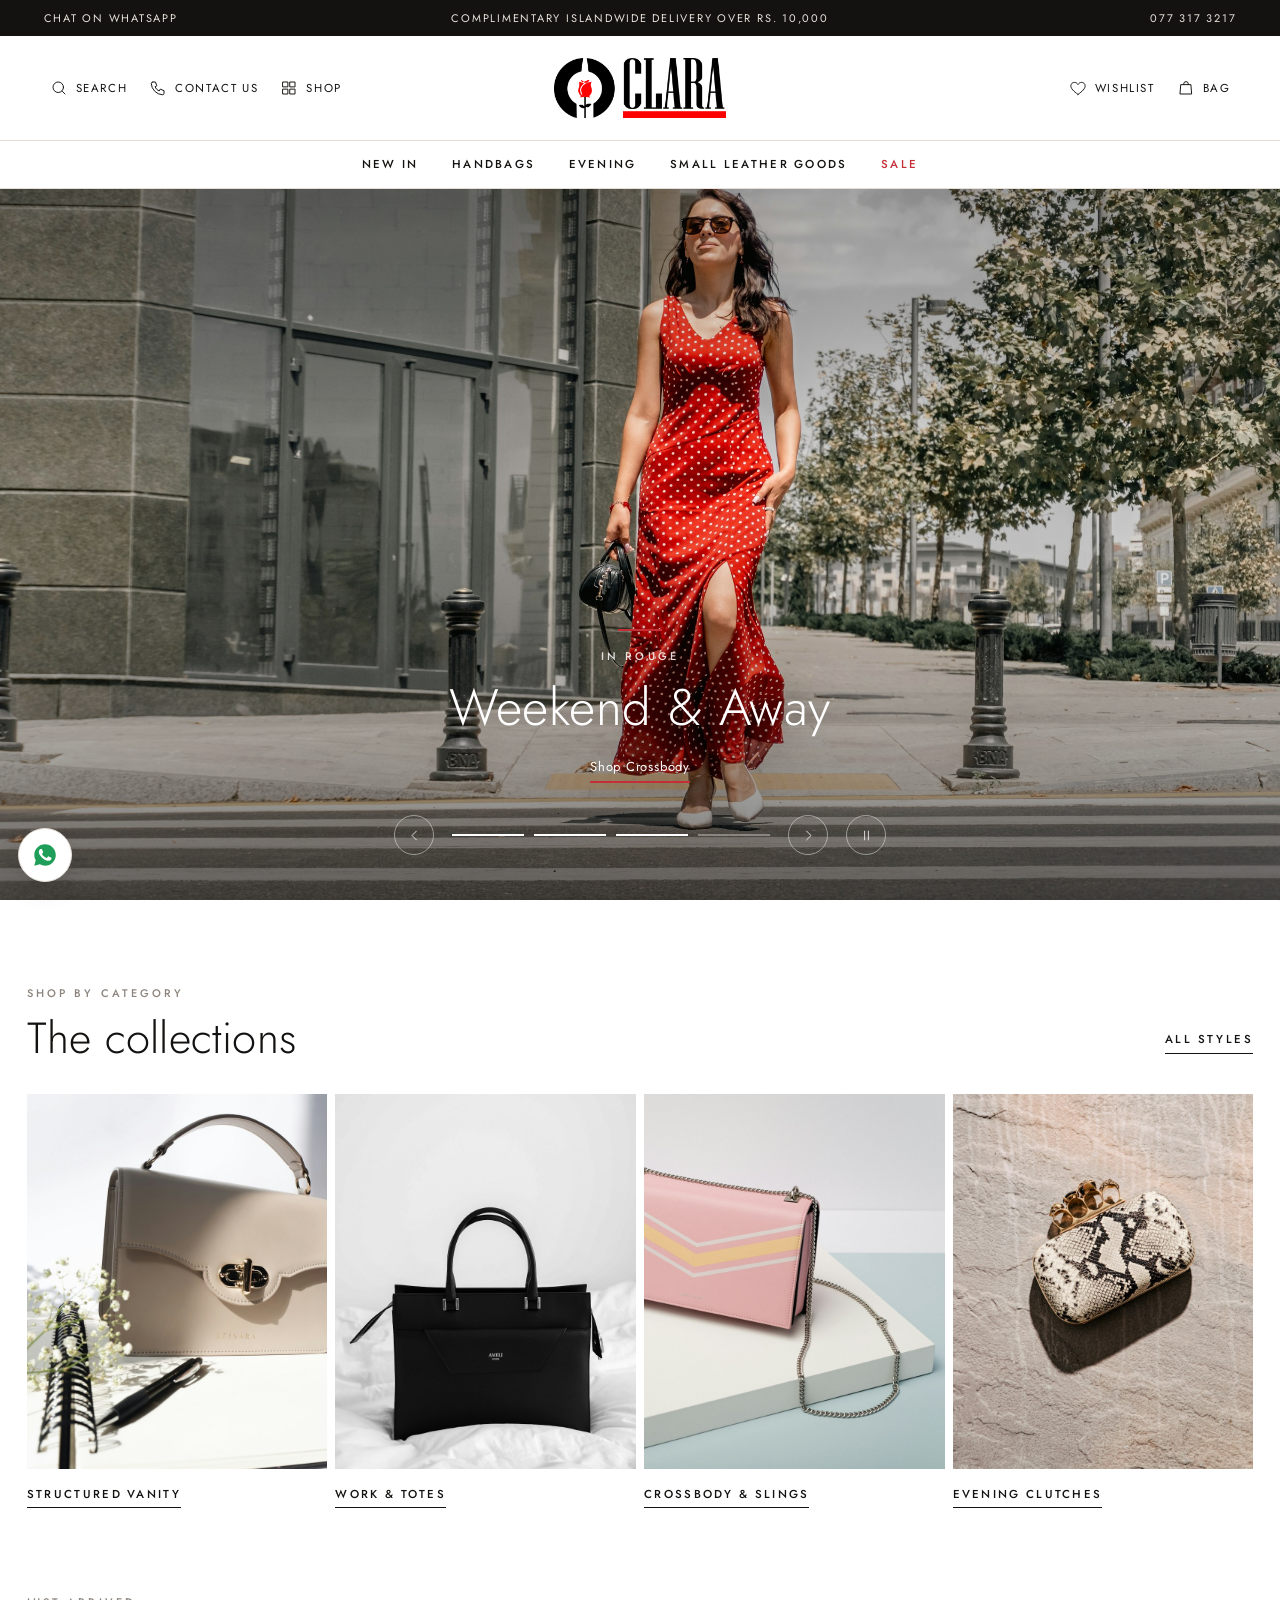
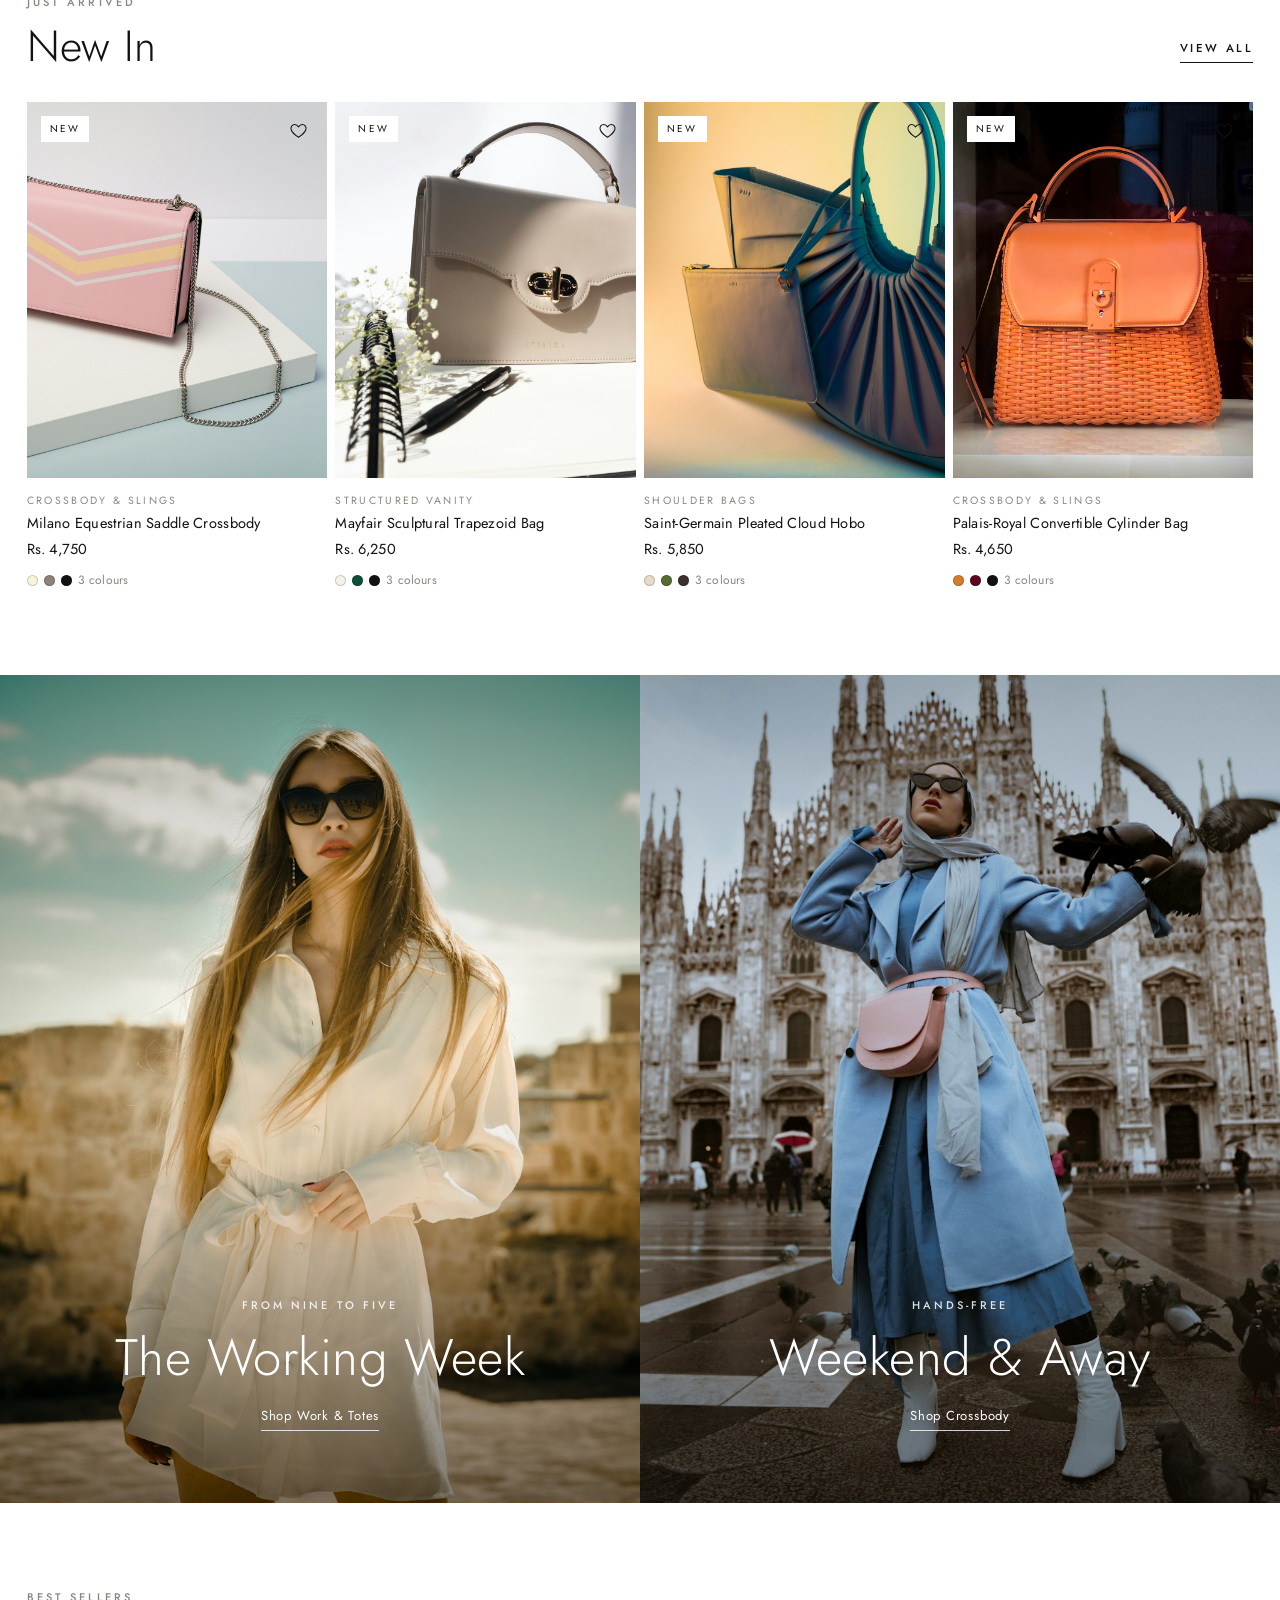
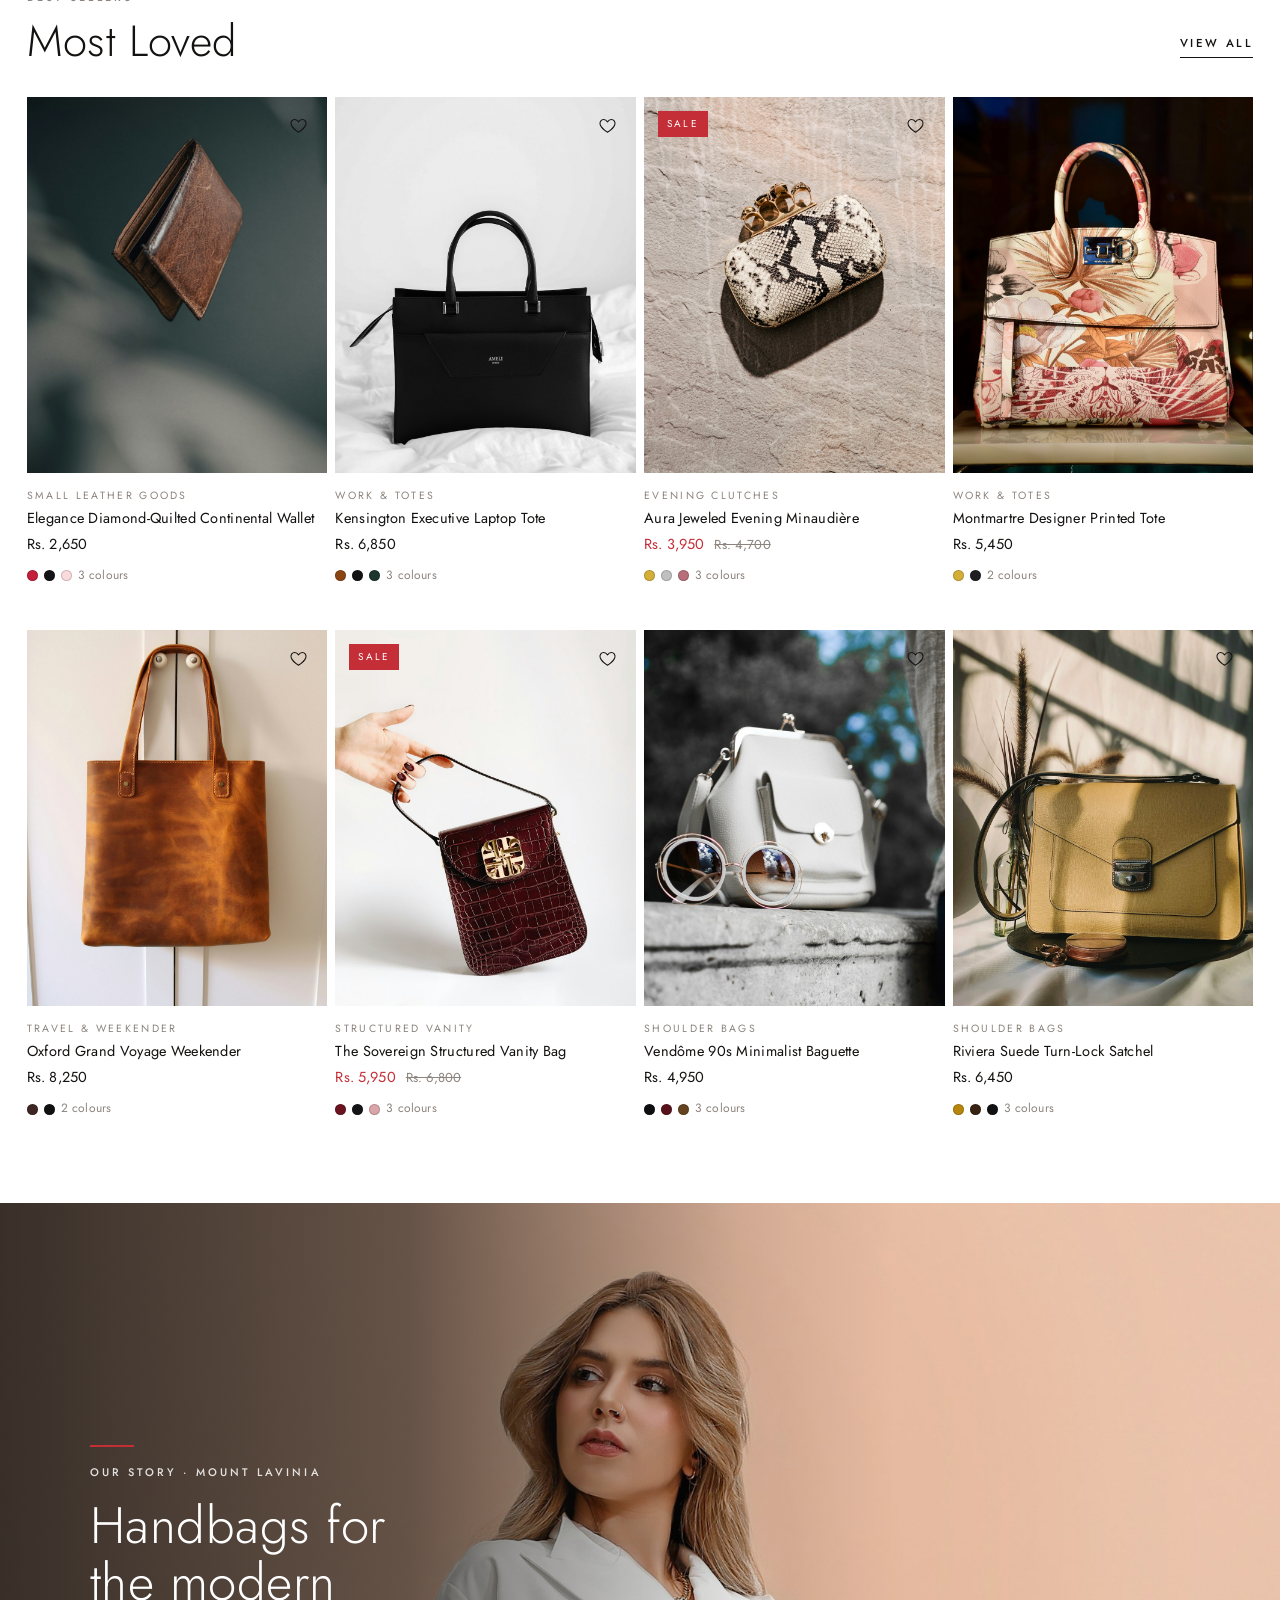
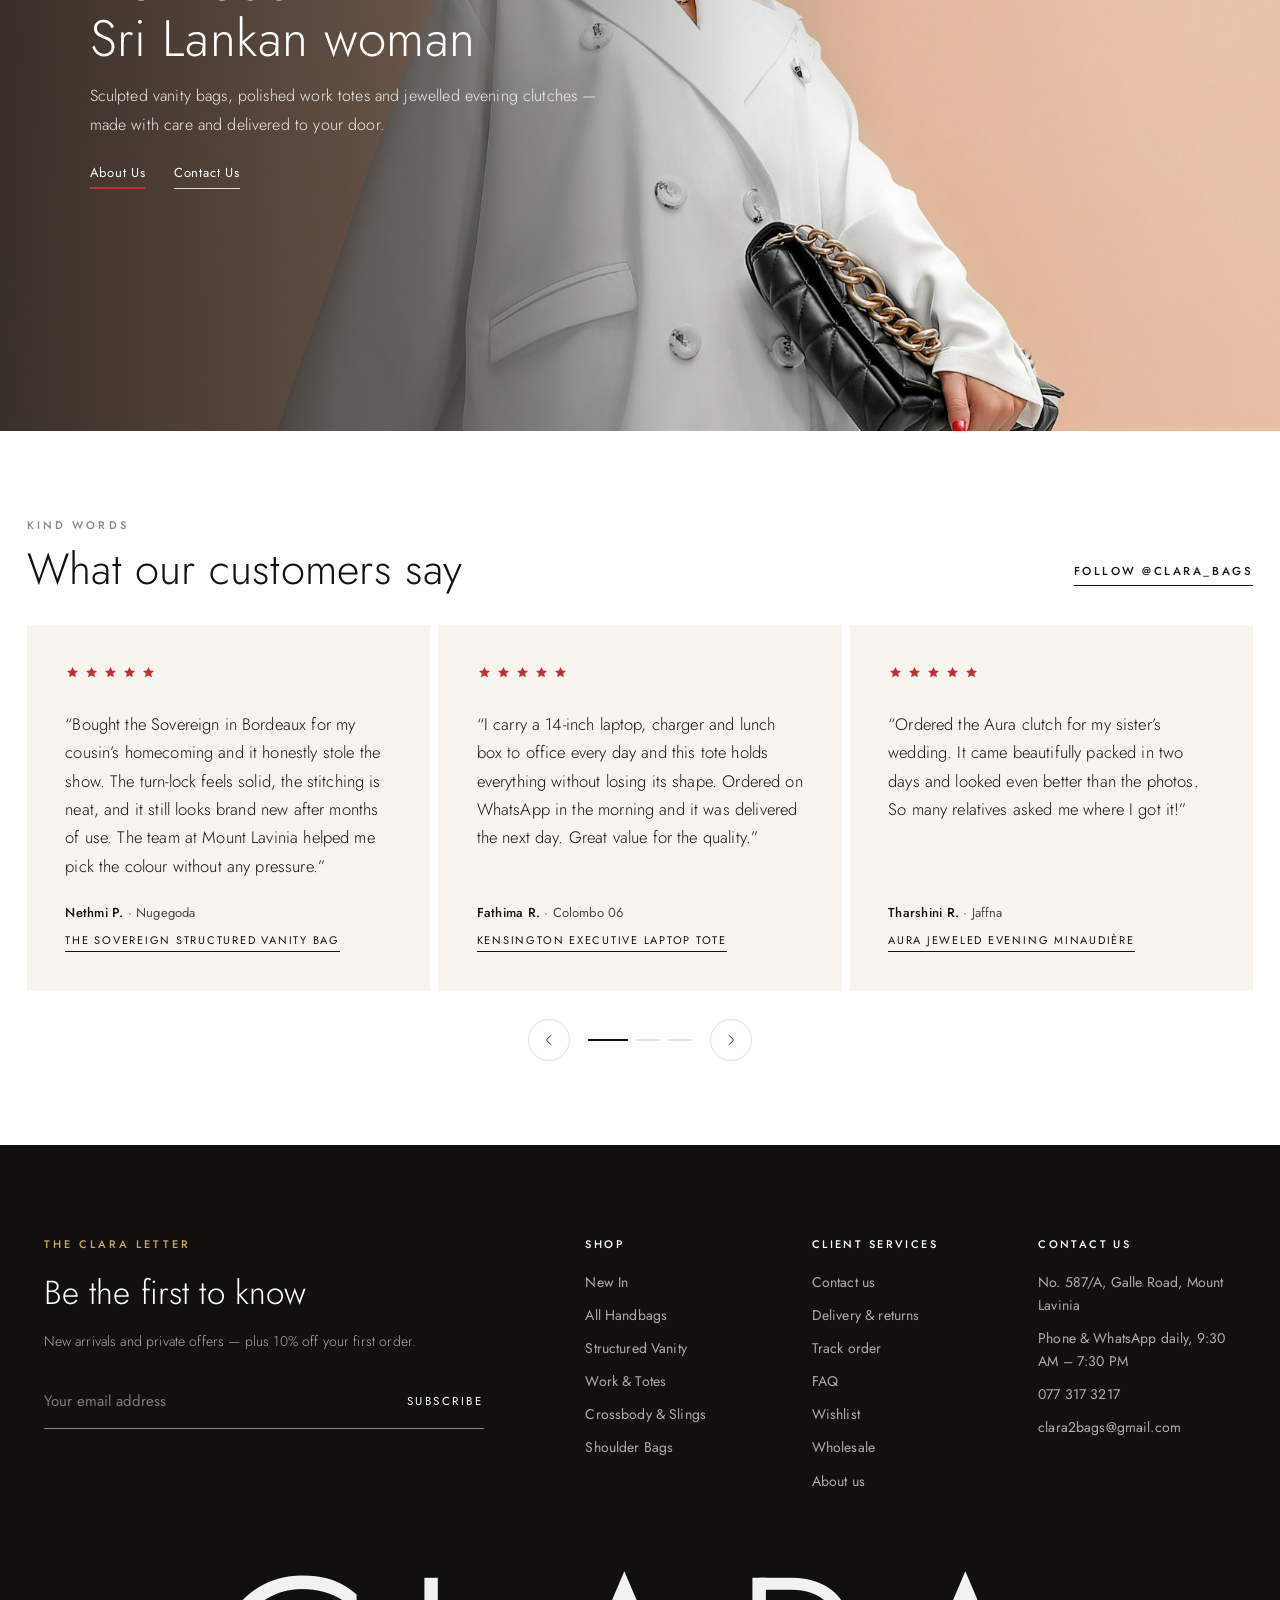
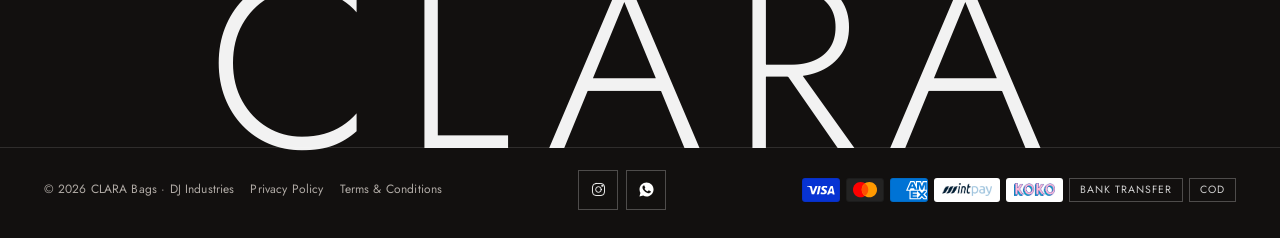
<file: index.html>
<!DOCTYPE html>
<html lang="en" class="no-js">
<head>
  <meta charset="UTF-8">
  <meta name="viewport" content="width=device-width, initial-scale=1.0">
  <title>CLARA | Luxury Handbags · Mount Lavinia, Sri Lanka</title>
  <meta name="description" content="CLARA — luxury handbags for the modern Sri Lankan woman. Structured vanity bags, work totes, crossbody bags and evening clutches. Based in Mount Lavinia, with islandwide delivery.">
  <meta name="theme-color" content="#FFFFFF">
  <meta property="og:title" content="CLARA — The Art of Carrying">
  <meta property="og:description" content="Luxury handbags from Mount Lavinia, delivered islandwide.">
  <meta property="og:image" content="assets/img/wide-shopping.jpg">
  <link rel="icon" type="image/png" href="assets/favicon.png">
  <link rel="preconnect" href="https://fonts.googleapis.com">
  <link rel="preconnect" href="https://fonts.gstatic.com" crossorigin>
  <link rel="stylesheet" href="https://fonts.googleapis.com/css2?family=Jost:wght@300;400;500&display=swap">
  <link rel="stylesheet" href="css/main.css">
  <script src="js/products-data.js"></script>
  <script src="js/store.js"></script>
  <script src="js/layout.js"></script>
</head>
<body data-page="home">
  <script>Clara.header();</script>

  <main id="main">
    <!-- 1. Hero slider -->
    <section class="hs" aria-roledescription="carousel" aria-label="Featured collections">
      <div class="hs__slide" role="group" aria-roledescription="slide" aria-label="1 of 4">
        <img src="assets/img/slide-city.jpg" alt="Woman in a black coat carrying a red quilted chain bag on a city street" style="object-position:65% 85%">
        <div class="panel__cap"><span class="kicker">The New Season</span><h1>The Art of Carrying</h1><div class="panel__links"><a href="shop.html?cat=new">Discover New In</a><a href="shop.html">Shop Handbags</a></div></div>
      </div>
      <div class="hs__slide" role="group" aria-roledescription="slide" aria-label="2 of 4">
        <img src="assets/img/slide-saree.jpg" alt="Woman in a red and black saree holding a small embroidered red bag" loading="lazy" style="object-position:50% 47%">
        <div class="panel__cap"><span class="kicker">The Celebration Edit</span><h2>For every poruwa moment</h2><div class="panel__links"><a href="shop.html?cat=clutches">Shop Evening</a><a href="shop.html?cat=vanity">Shop Vanity Bags</a></div></div>
      </div>
      <div class="hs__slide" role="group" aria-roledescription="slide" aria-label="3 of 4">
        <img src="assets/img/slide-red.jpg" alt="Woman in a red polka-dot dress carrying a small black bag across a city crossing" loading="lazy" style="object-position:50% 40%">
        <div class="panel__cap"><span class="kicker">In Rouge</span><h2>Weekend &amp; Away</h2><div class="panel__links"><a href="shop.html?cat=crossbody">Shop Crossbody</a></div></div>
      </div>
      <div class="hs__slide" role="group" aria-roledescription="slide" aria-label="4 of 4">
        <img src="assets/img/slide-night.jpg" alt="Woman in a long black coat with a chain bag crossing a wet street at night" loading="lazy" style="object-position:45% 50%">
        <div class="panel__cap"><span class="kicker">After Dark</span><h2>The Evening Edit</h2><div class="panel__links"><a href="shop.html?cat=clutches">Shop Clutches</a></div></div>
      </div>
      <div class="hs__ctrl">
        <button type="button" class="hs__arrow" data-step="-1" aria-label="Previous slide"><span data-icon="chev-left"></span></button>
        <div class="hs__dots"></div>
        <button type="button" class="hs__arrow" data-step="1" aria-label="Next slide"><span data-icon="chev-right"></span></button>
        <button type="button" class="hs__pause" aria-label="Pause slideshow"><span data-icon="pause"></span></button>
      </div>
    </section>

    <!-- 2. Shop by category -->
    <section class="hsec cats" aria-labelledby="catsTitle">
      <div class="shead">
        <div><span class="kicker">Shop by Category</span><h2 id="catsTitle">The collections</h2></div>
        <a href="shop.html" class="link">All styles</a>
      </div>
      <div class="hrow" id="catsRow"></div>
    </section>

    <!-- 3. New In -->
    <section class="hsec" aria-labelledby="newTitle">
      <div class="shead">
        <div><span class="kicker">Just arrived</span><h2 id="newTitle">New In</h2></div>
        <a href="shop.html?cat=new" class="link">View all</a>
      </div>
      <div class="hrow prow" id="newRow"></div>
    </section>

    <!-- 4. Duo -->
    <section class="panel-duo">
      <a class="panel" href="shop.html?cat=totes">
        <img src="assets/img/mood-day.jpg" alt="Woman in a white shirt dress" loading="lazy">
        <div class="panel__cap"><span class="kicker">From nine to five</span><h2>The Working Week</h2><div class="panel__links"><span>Shop Work &amp; Totes</span></div></div>
      </a>
      <a class="panel" href="shop.html?cat=crossbody">
        <img src="assets/img/mood-weekend.jpg" alt="Woman in Milan wearing a pink crossbody bag" loading="lazy">
        <div class="panel__cap"><span class="kicker">Hands-free</span><h2>Weekend &amp; Away</h2><div class="panel__links"><span>Shop Crossbody</span></div></div>
      </a>
    </section>

    <!-- 5. Most Loved -->
    <section class="hsec" aria-labelledby="lovedTitle">
      <div class="shead">
        <div><span class="kicker">Best sellers</span><h2 id="lovedTitle">Most Loved</h2></div>
        <a href="shop.html" class="link">View all</a>
      </div>
      <div class="hrow prow prow--2" id="lovedRow"></div>
    </section>

    <!-- 6. Our story -->
    <section class="panel tall story" aria-labelledby="storyTitle">
      <img src="assets/img/wide-coat.jpg" alt="Woman in a white coat with a quilted black chain bag" loading="lazy" style="object-position:60% 20%">
      <div class="panel__cap">
        <span class="kicker reveal">Our Story · Mount Lavinia</span>
        <h2 id="storyTitle" class="reveal d1">Handbags for the modern Sri&nbsp;Lankan woman</h2>
        <p class="reveal d2">Sculpted vanity bags, polished work totes and jewelled evening clutches — made with care and delivered to your door.</p>
        <div class="panel__links reveal d3"><a href="about.html">About Us</a><a href="contact.html">Contact Us</a></div>
      </div>
    </section>

    <!-- 7. Customer reviews -->
    <section class="hsec" aria-labelledby="revTitle">
      <div class="shead">
        <div><span class="kicker">Kind words</span><h2 id="revTitle">What our customers say</h2></div>
        <a href="https://www.instagram.com/clara_bags/" target="_blank" rel="noopener" class="link">Follow @clara_bags</a>
      </div>
      <div class="rev" aria-roledescription="carousel" aria-label="Customer reviews">
        <div class="rev__track" id="revTrack" tabindex="0"></div>
        <div class="rev__nav">
          <button type="button" class="rev__arrow" data-step="-1" aria-label="Previous review"><span data-icon="chev-left"></span></button>
          <div class="rev__dots" id="revDots"></div>
          <button type="button" class="rev__arrow" data-step="1" aria-label="Next review"><span data-icon="chev-right"></span></button>
        </div>
      </div>
    </section>
  </main>

  <script>Clara.footer();</script>

  <script>
    // Product rows: the four newest, then the four most-reviewed not already shown
    function fillRow(id, list) {
      document.getElementById(id).innerHTML = list.map((p, i) => Clara.productCard(p, { index: i, reveal: false, badges: false, bnpl: false })).join("");
    }
    document.addEventListener("DOMContentLoaded", () => {
      const newIn = [...CLARA_PRODUCTS].sort((a, b) => (b.isNew - a.isNew) || (b.isFeatured - a.isFeatured)).slice(0, 4);
      const loved = [...CLARA_PRODUCTS].filter(p => !newIn.includes(p)).sort((a, b) => b.reviewCount - a.reviewCount).slice(0, 8);
      fillRow("newRow", newIn);
      fillRow("lovedRow", loved);
      const HOME_CATS = ["vanity", "totes", "crossbody", "clutches"];
      document.getElementById("catsRow").innerHTML = HOME_CATS.map(k => CATEGORY_META.find(c => c.key === k)).map(c =>
        `<a href="shop.html?cat=${c.key}"><span class="hrow__img"><img src="${c.image}" alt="${c.label}" loading="lazy" width="800" height="1000"></span><span class="hrow__lbl">${c.label}</span></a>`).join("");
      Clara.observeReveals();
      initSlider(document.querySelector(".hs"));
    });

    const reduceMotion = matchMedia("(prefers-reduced-motion: reduce)").matches;
    function setToggle(btn, playing, what) {
      btn.innerHTML = Clara.icon(playing ? "pause" : "play");
      btn.setAttribute("aria-label", `${playing ? "Pause" : "Play"} ${what}`);
    }

    function initSlider(hs) {
      const slides = [...hs.querySelectorAll(".hs__slide")];
      const dotsEl = hs.querySelector(".hs__dots");
      const pauseBtn = hs.querySelector(".hs__pause");
      dotsEl.innerHTML = slides.map((_, i) => `<button type="button" class="hs__dot" aria-label="Go to slide ${i + 1}"><i></i></button>`).join("");
      const dots = [...dotsEl.children];
      let cur = 0, playing = !reduceMotion;

      function go(n) {
        cur = (n + slides.length) % slides.length;
        slides.forEach((s, i) => {
          s.classList.toggle("is-active", i === cur);
          s.setAttribute("aria-hidden", i !== cur);
          s.querySelectorAll("a").forEach(a => (a.tabIndex = i === cur ? 0 : -1));
        });
        dots.forEach((d, i) => {
          d.classList.toggle("is-done", i < cur);
          d.classList.remove("is-active");
          d.setAttribute("aria-current", i === cur);
        });
        void dotsEl.offsetWidth; // restart the progress animation
        dots[cur].classList.add("is-active");
        const next = slides[(cur + 1) % slides.length].querySelector("img");
        next.loading = "eager";
      }
      function setPlaying(p) {
        playing = p;
        hs.classList.toggle("is-playing", p);
        setToggle(pauseBtn, p, "slideshow");
      }

      dots.forEach((d, i) => d.addEventListener("click", () => go(i)));
      dots.forEach(d => d.addEventListener("animationend", () => go(cur + 1)));
      hs.querySelectorAll("[data-step]").forEach(b => b.addEventListener("click", () => go(cur + Number(b.dataset.step))));
      pauseBtn.addEventListener("click", () => setPlaying(!playing));
      const ctrl = hs.querySelector(".hs__ctrl");
      ctrl.addEventListener("mouseenter", () => hs.classList.add("is-paused"));
      ctrl.addEventListener("mouseleave", () => hs.classList.remove("is-paused"));
      hs.addEventListener("focusin", () => hs.classList.add("is-paused"));
      hs.addEventListener("focusout", () => hs.classList.remove("is-paused"));

      let x0 = null;
      hs.addEventListener("touchstart", e => { x0 = e.touches[0].clientX; }, { passive: true });
      hs.addEventListener("touchend", e => {
        if (x0 === null) return;
        const dx = e.changedTouches[0].clientX - x0;
        if (Math.abs(dx) > 45) go(cur + (dx < 0 ? 1 : -1));
        x0 = null;
      });

      go(0);
      setPlaying(playing);
    }

    // Customer reviews — placeholder copy for the client preview; replace with real customer reviews before launch.
    const REVIEWS = [
      { name: "Nethmi P.", town: "Nugegoda", product: 1, stars: 5, text: "Bought the Sovereign in Bordeaux for my cousin’s homecoming and it honestly stole the show. The turn-lock feels solid, the stitching is neat, and it still looks brand new after months of use. The team at Mount Lavinia helped me pick the colour without any pressure." },
      { name: "Fathima R.", town: "Colombo 06", product: 2, stars: 5, text: "I carry a 14-inch laptop, charger and lunch box to office every day and this tote holds everything without losing its shape. Ordered on WhatsApp in the morning and it was delivered the next day. Great value for the quality." },
      { name: "Tharshini R.", town: "Jaffna", product: 5, stars: 5, text: "Ordered the Aura clutch for my sister’s wedding. It came beautifully packed in two days and looked even better than the photos. So many relatives asked me where I got it!" },
      { name: "Kavindya J.", town: "Kandy", product: 4, stars: 4, text: "Perfect everyday crossbody — light, the strap is comfortable and the cream colour goes with everything. I only wish it had one more inside pocket, but I’m still very happy with it." },
      { name: "Rochelle E.", town: "Wattala", product: 12, stars: 5, text: "Treated myself to the quilted wallet in Scarlet Red. The leather is soft, there’s room for all my cards and the zip is smooth. I exchanged the colour once and the team made it so easy." }
    ];
    {
      const track = document.getElementById("revTrack");
      const dotsEl = document.getElementById("revDots");
      const stars = n => Array.from({ length: 5 }, (_, i) => `<span class="${i < n ? "on" : ""}">${Clara.icon("star")}</span>`).join("");
      track.innerHTML = REVIEWS.map((r, i) => {
        const p = getProductById(r.product);
        return `<figure class="rev__card" role="group" aria-roledescription="slide" aria-label="${i + 1} of ${REVIEWS.length}">
          <div class="rev__stars" aria-label="${r.stars} out of 5 stars">${stars(r.stars)}</div>
          <blockquote>“${r.text}”</blockquote>
          <figcaption><strong>${r.name}</strong> · ${r.town}${p ? `<a href="product.html?id=${p.id}">${p.name}</a>` : ""}</figcaption>
        </figure>`;
      }).join("");
      dotsEl.innerHTML = REVIEWS.map((_, i) => `<button type="button" aria-label="Go to review ${i + 1}"></button>`).join("");
      const cards = [...track.children], dots = [...dotsEl.children];
      const goTo = i => { i = (i + cards.length) % cards.length; track.scrollTo({ left: cards[i].offsetLeft - cards[0].offsetLeft, behavior: "smooth" }); };
      const current = () => Math.round(track.scrollLeft / (cards[1].offsetLeft - cards[0].offsetLeft));
      // Last index where the row can still scroll; past it, wrap back to the first review
      const lastStart = () => Math.max(0, Math.ceil((track.scrollWidth - track.clientWidth) / (cards[1].offsetLeft - cards[0].offsetLeft) - 0.01));
      const step = d => { const c = current(), last = lastStart(); goTo(d > 0 && c >= last ? 0 : d < 0 && c <= 0 ? last : c + d); };
      // One dot per scroll position: with three cards on screen only the first three positions exist
      const sync = () => { const c = Math.min(current(), cards.length - 1), last = lastStart(); dots.forEach((d, i) => { d.classList.toggle("is-active", i === c); d.hidden = i > last; }); };
      addEventListener("resize", sync);
      track.addEventListener("scroll", () => requestAnimationFrame(sync), { passive: true });
      dots.forEach((d, i) => d.addEventListener("click", () => goTo(i)));
      document.querySelectorAll(".rev__arrow").forEach(b => b.addEventListener("click", () => step(Number(b.dataset.step))));
      sync();
      // Gentle auto-advance, paused while the visitor hovers, focuses or touches the reviews
      const rev = track.closest(".rev");
      let hold = false;
      ["mouseenter", "focusin", "touchstart"].forEach(e => rev.addEventListener(e, () => { hold = true; }, { passive: true }));
      ["mouseleave", "focusout"].forEach(e => rev.addEventListener(e, () => { hold = false; }));
      if (!matchMedia("(prefers-reduced-motion: reduce)").matches) {
        setInterval(() => { if (!hold && !document.hidden && rev.getBoundingClientRect().top < innerHeight) step(1); }, 6000);
      }
    }
  </script>
</body>
</html>
</file>
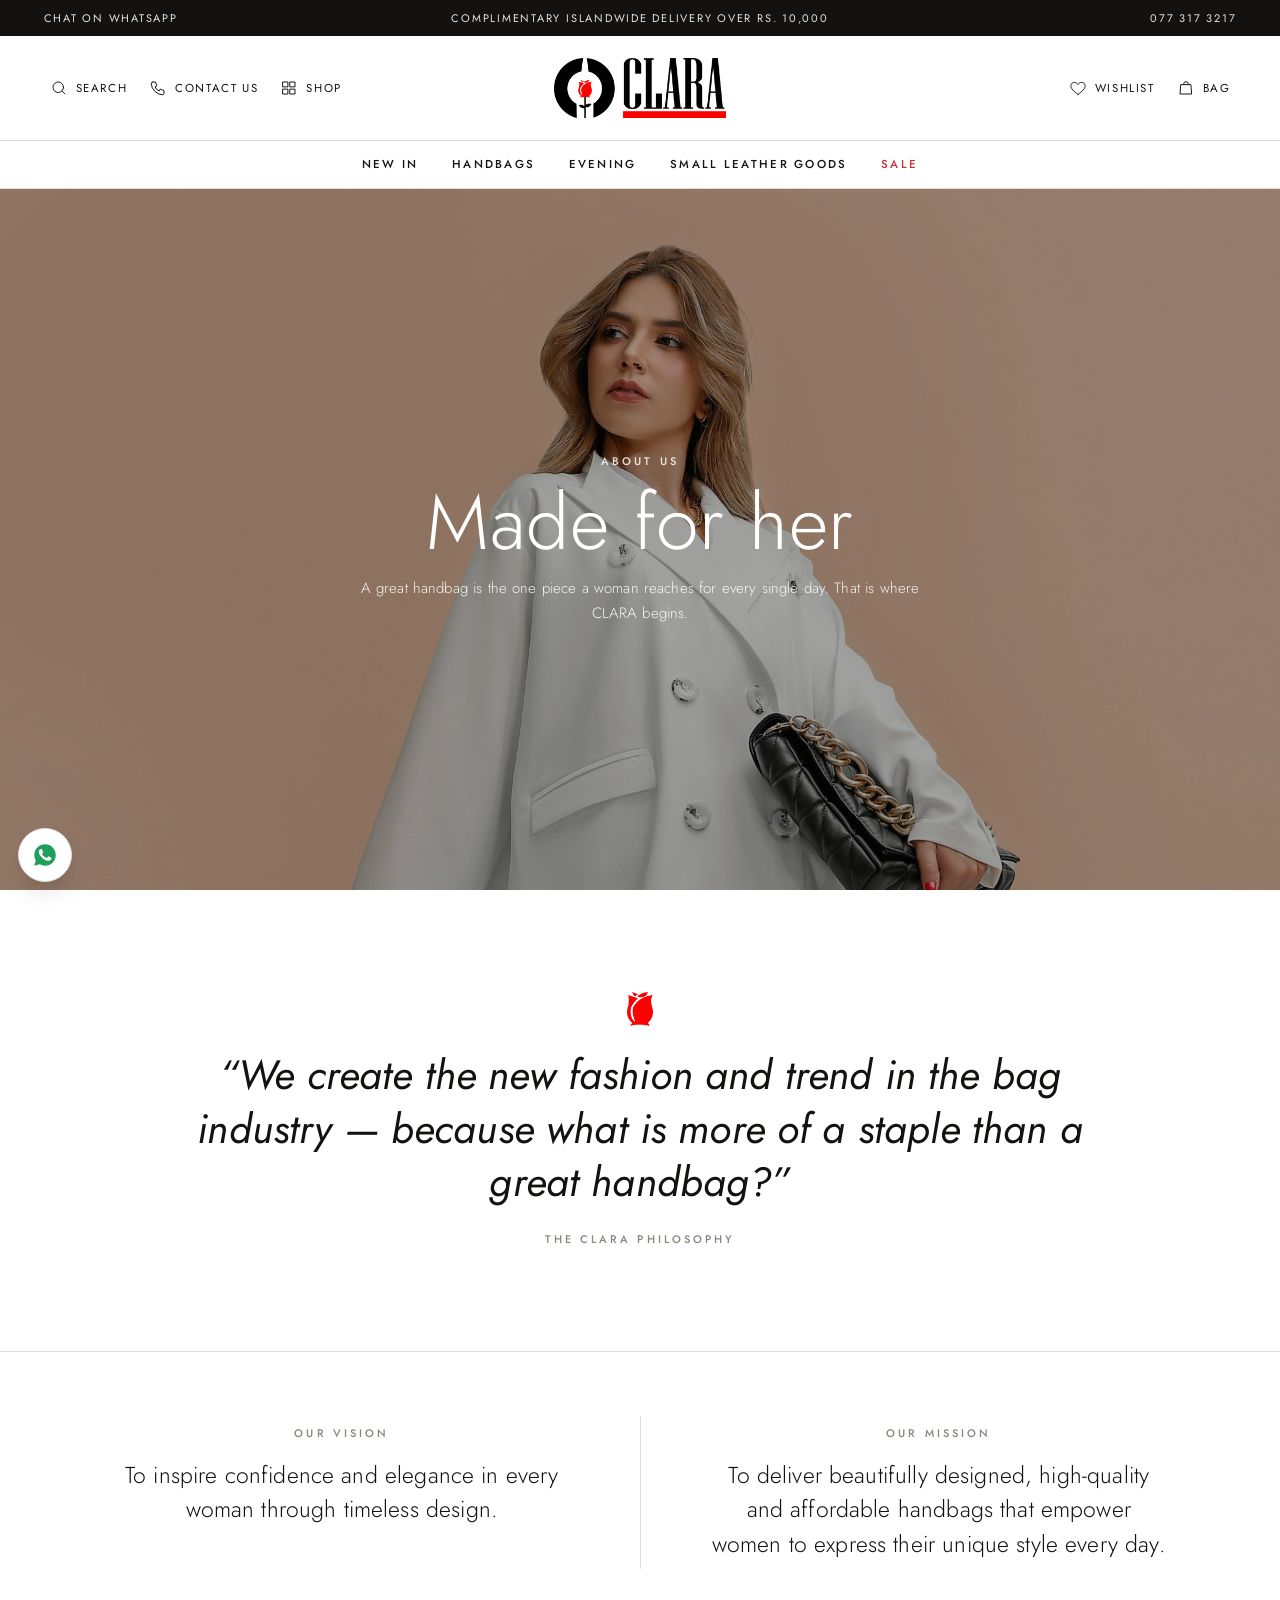
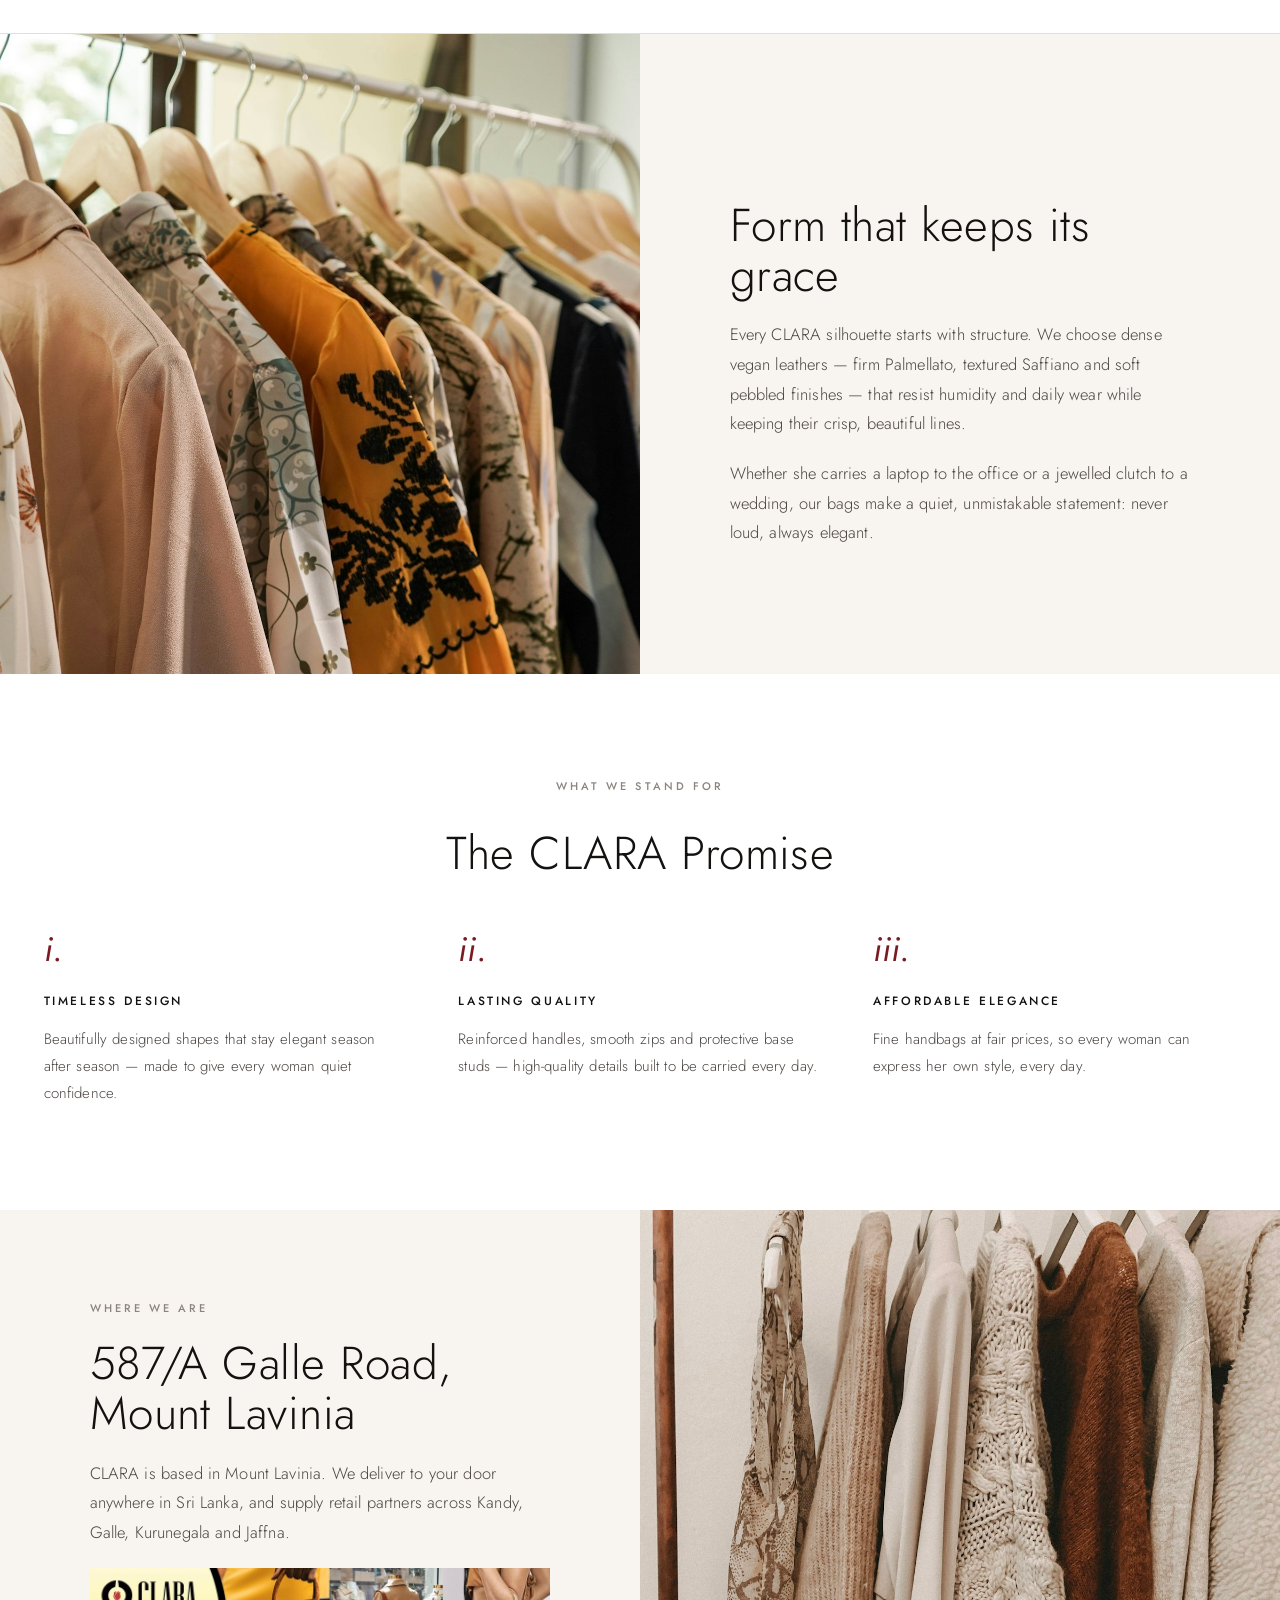
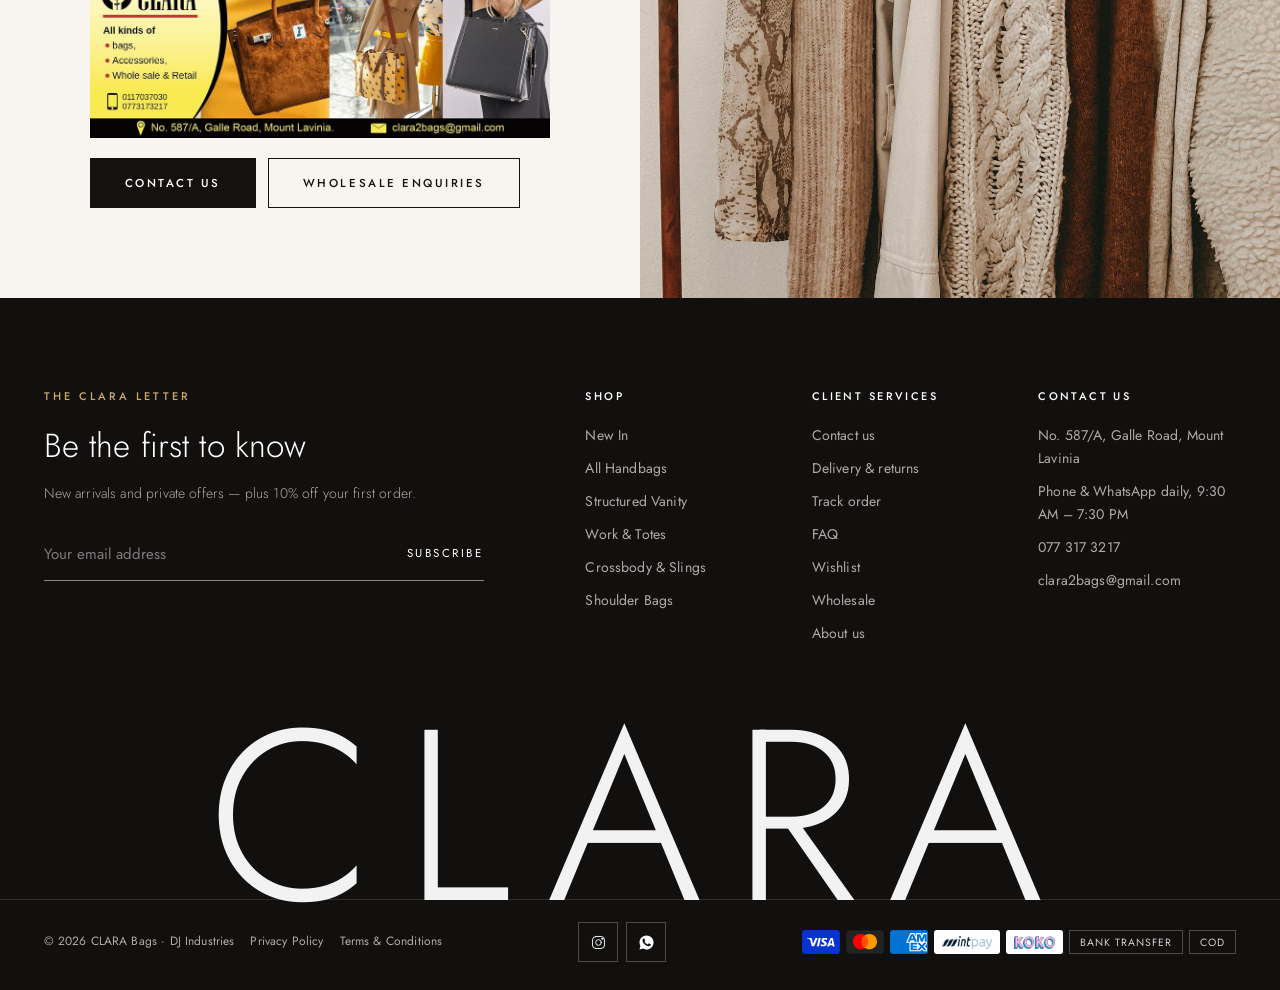
<file: about.html>
<!DOCTYPE html>
<html lang="en" class="no-js">
<head>
  <meta charset="UTF-8">
  <meta name="viewport" content="width=device-width, initial-scale=1.0">
  <title>About Us | CLARA Sri Lanka</title>
  <meta name="description" content="The story of CLARA — timeless, high-quality and affordable handbags for the modern Sri Lankan woman, delivered islandwide.">
  <meta name="theme-color" content="#FFFFFF">
  <link rel="icon" type="image/png" href="assets/favicon.png">
  <link rel="preconnect" href="https://fonts.googleapis.com">
  <link rel="preconnect" href="https://fonts.gstatic.com" crossorigin>
  <link rel="stylesheet" href="https://fonts.googleapis.com/css2?family=Jost:wght@300;400;500&display=swap">
  <link rel="stylesheet" href="css/main.css">
  <script src="js/products-data.js"></script>
  <script src="js/store.js"></script>
  <script src="js/layout.js"></script>
</head>
<body data-page="about">
  <script>Clara.header();</script>

  <main id="main">
    <section class="page-banner">
      <img src="assets/img/wide-coat.jpg" alt="Woman in a white coat carrying a quilted black bag">
      <div class="page-banner__body">
        <span class="kicker light">About Us</span>
        <h1 class="title-xl">Made for <i>her</i></h1>
        <p>A great handbag is the one piece a woman reaches for every single day. That is where CLARA begins.</p>
      </div>
    </section>

    <section class="section">
      <div class="container quote">
        <img src="assets/logo/clara-rose.png" alt="" height="34" style="height:34px;width:auto" class="reveal">
        <blockquote class="reveal d1">“We create the new fashion and trend in the bag industry — because what is more of a staple than a great handbag?”</blockquote>
        <span class="kicker reveal d2">The CLARA philosophy</span>
      </div>
    </section>

    <section class="section-sm vm-wrap">
      <div class="container vm">
        <div class="vm__item reveal">
          <span class="kicker">Our vision</span>
          <p>To inspire confidence and elegance in every woman through timeless design.</p>
        </div>
        <div class="vm__item reveal d1">
          <span class="kicker">Our mission</span>
          <p>To deliver beautifully designed, high-quality and affordable handbags that empower women to express their unique style every day.</p>
        </div>
      </div>
    </section>

    <section class="split">
      <div class="split__img"><img src="assets/img/rack.jpg" alt="Soft-toned garments on a rail" loading="lazy"></div>
      <div class="split__body">
        <span class="kicker reveal">Our approach</span>
        <h2 class="title-lg reveal d1">Form that keeps <i>its grace</i></h2>
        <p class="body-lg reveal d2">Every CLARA silhouette starts with structure. We choose dense vegan leathers — firm Palmellato, textured Saffiano and soft pebbled finishes — that resist humidity and daily wear while keeping their crisp, beautiful lines.</p>
        <p class="body-lg reveal d3">Whether she carries a laptop to the office or a jewelled clutch to a wedding, our bags make a quiet, unmistakable statement: never loud, always elegant.</p>
      </div>
    </section>

    <section class="section">
      <div class="container">
        <div class="sec-head centered"><span class="kicker reveal">What we stand for</span><h2 class="title-lg reveal d1">The CLARA Promise</h2></div>
        <div class="pillars">
          <div class="pillar reveal d1"><span class="n">i.</span><h3>Timeless design</h3><p>Beautifully designed shapes that stay elegant season after season — made to give every woman quiet confidence.</p></div>
          <div class="pillar reveal d2"><span class="n">ii.</span><h3>Lasting quality</h3><p>Reinforced handles, smooth zips and protective base studs — high-quality details built to be carried every day.</p></div>
          <div class="pillar reveal d3"><span class="n">iii.</span><h3>Affordable elegance</h3><p>Fine handbags at fair prices, so every woman can express her own style, every day.</p></div>
        </div>
      </div>
    </section>

    <section class="split reverse">
      <div class="split__img"><img src="assets/img/boutique.jpg" alt="CLARA handbags on display" loading="lazy"></div>
      <div class="split__body">
        <span class="kicker reveal">Where we are</span>
        <h2 class="title-lg reveal d1">587/A Galle Road, <i>Mount Lavinia</i></h2>
        <p class="body-lg reveal d2">CLARA is based in Mount Lavinia. We deliver to your door anywhere in Sri Lanka, and supply retail partners across Kandy, Galle, Kurunegala and Jaffna.</p>
        <img src="assets/banner.jpg" alt="CLARA banner with address and phone numbers" class="reveal d3" style="max-width:520px" loading="lazy">
        <div class="reveal d4" style="display:flex;gap:12px;flex-wrap:wrap"><a href="contact.html" class="btn">Contact us</a><a href="contact.html#enquiry" class="btn btn-outline">Wholesale enquiries</a></div>
      </div>
    </section>
  </main>

  <script>Clara.footer();</script>
</body>
</html>
</file>
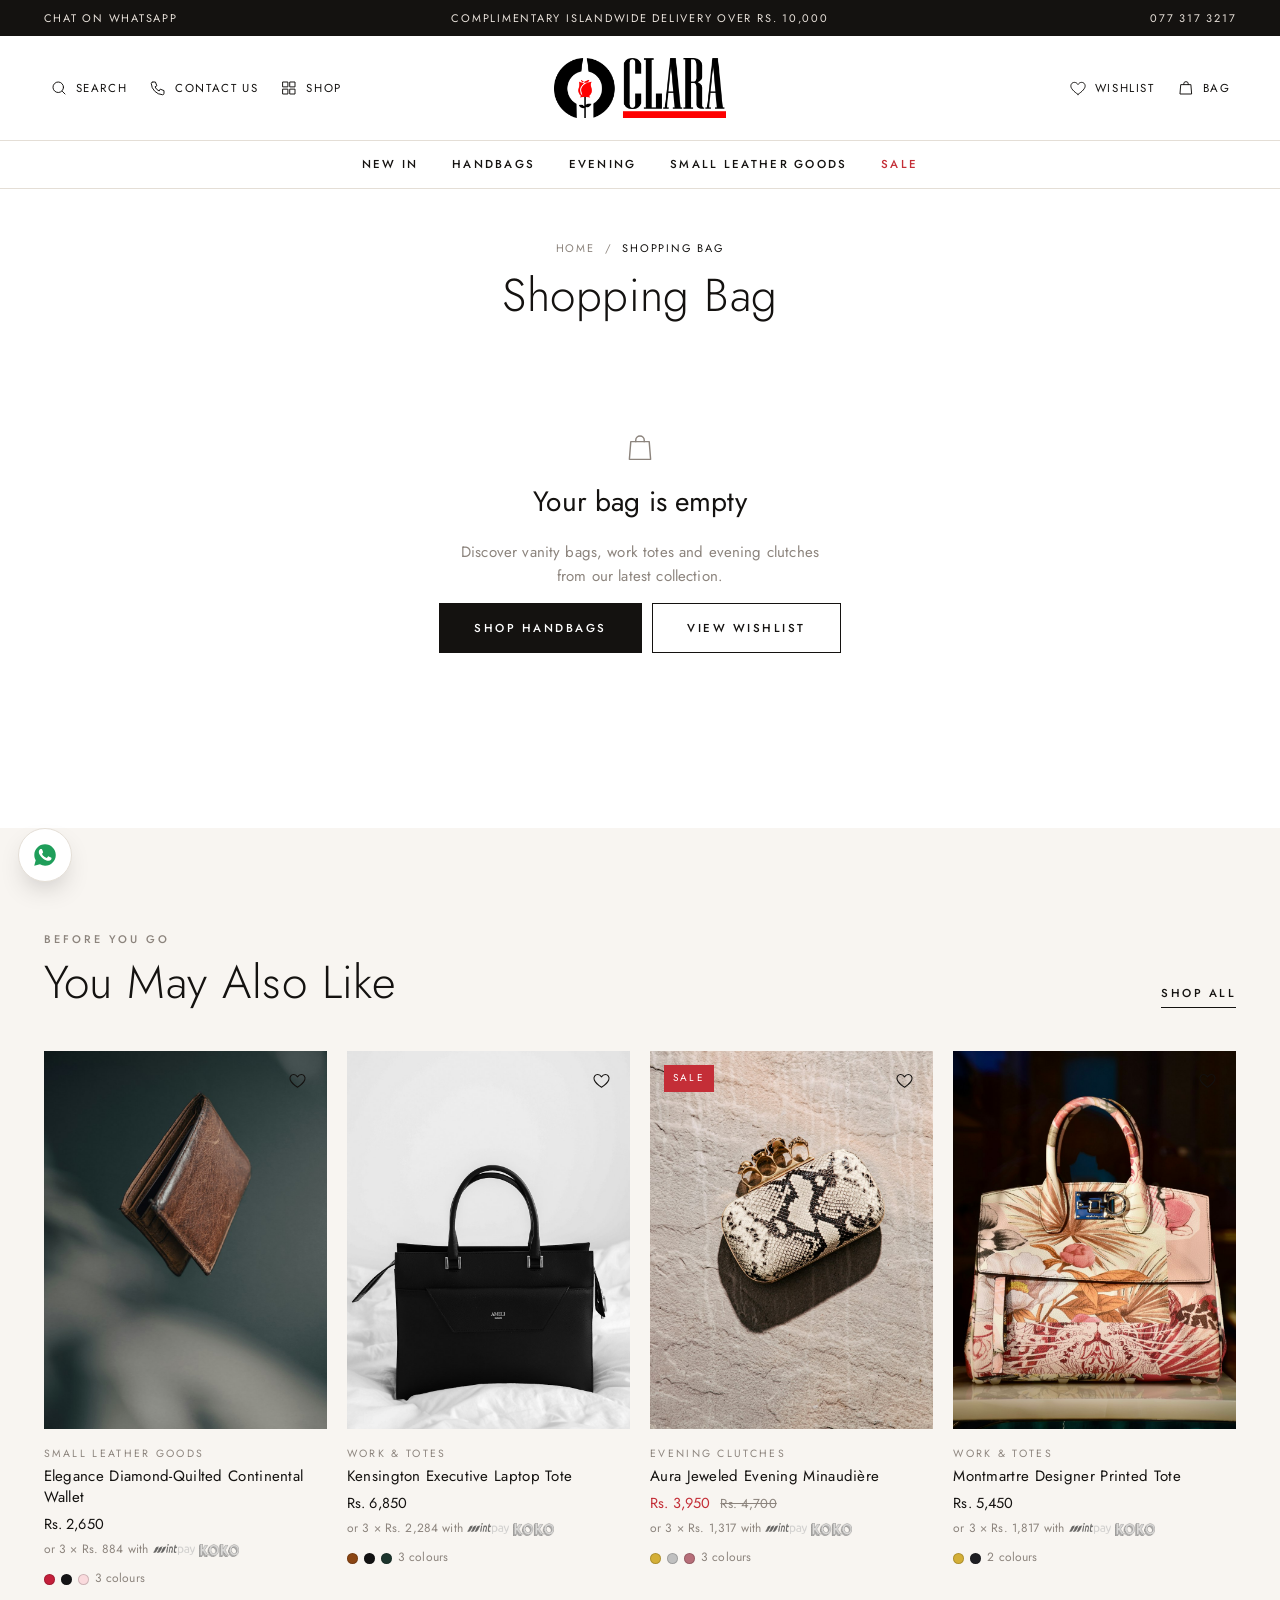
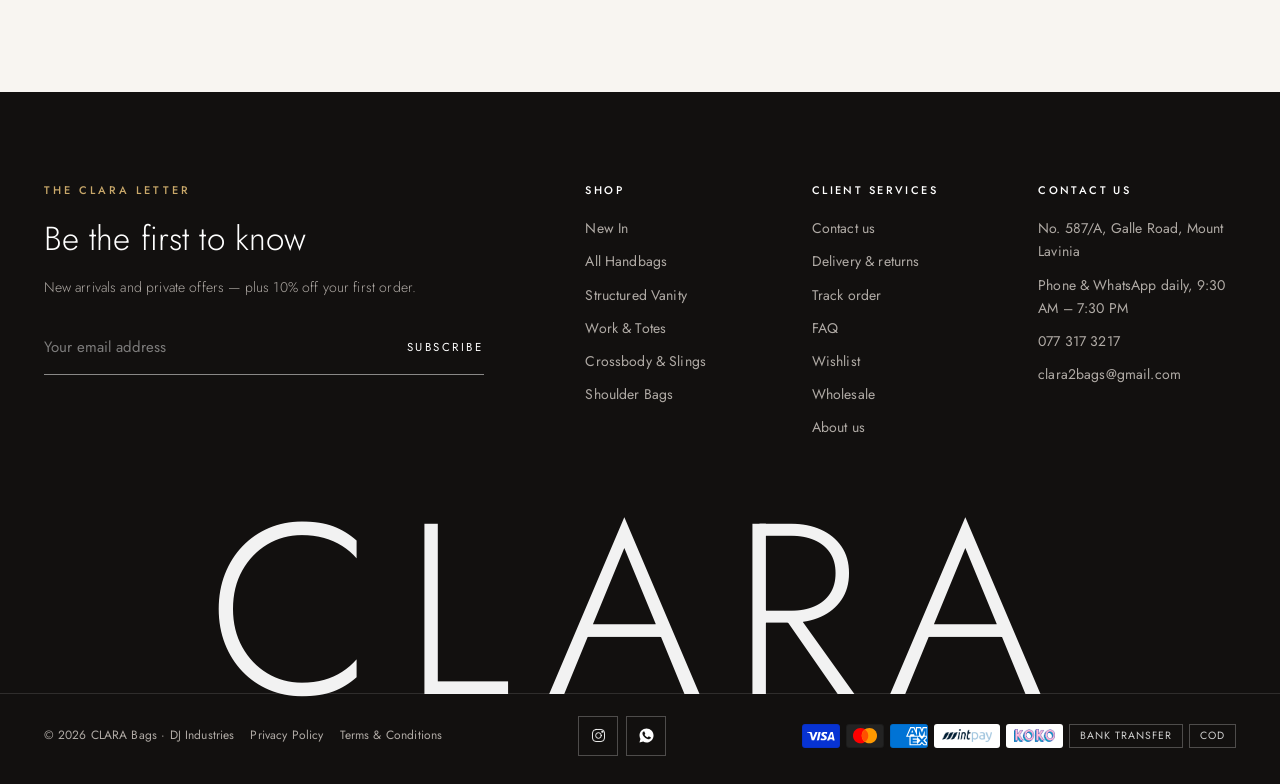
<file: cart.html>
<!DOCTYPE html>
<html lang="en" class="no-js">
<head>
  <meta charset="UTF-8">
  <meta name="viewport" content="width=device-width, initial-scale=1.0">
  <title>Shopping Bag | CLARA Sri Lanka</title>
  <meta name="description" content="Your CLARA shopping bag.">
  <meta name="theme-color" content="#FFFFFF">
  <link rel="icon" type="image/png" href="assets/favicon.png">
  <link rel="preconnect" href="https://fonts.googleapis.com">
  <link rel="preconnect" href="https://fonts.gstatic.com" crossorigin>
  <link rel="stylesheet" href="https://fonts.googleapis.com/css2?family=Jost:wght@300;400;500&display=swap">
  <link rel="stylesheet" href="css/main.css">
  <script src="js/products-data.js"></script>
  <script src="js/store.js"></script>
  <script src="js/layout.js"></script>
</head>
<body data-page="cart">
  <script>Clara.header();</script>

  <main id="main">
    <div class="container page-head">
      <nav class="crumbs" aria-label="Breadcrumb"><a href="index.html">Home</a><span class="sep"></span><span class="cur">Shopping bag</span></nav>
      <h1 class="title-lg">Shopping Bag</h1>
    </div>
    <div class="container" style="padding-bottom:clamp(64px,8vw,110px)">
      <div id="cartContentWrapper"></div>
    </div>

    <section class="section bg-paper" id="suggest">
      <div class="container">
        <div class="sec-head"><div><span class="kicker">Before you go</span><h2 class="title-lg">You May Also Like</h2></div><a href="shop.html" class="link">Shop all</a></div>
        <div class="grid" id="suggestGrid"></div>
      </div>
    </section>
  </main>

  <script>Clara.footer();</script>

  <script>
    let selectedShipping = "western";
    const ic = Clara.icon;

    function renderCartPage() {
      const wrap = document.getElementById("cartContentWrapper");
      const cart = getCart();
      const t = calculateOrderTotals(selectedShipping);

      if (!cart.length) {
        wrap.innerHTML = `<div class="empty">${ic("bag")}<h3>Your bag is empty</h3><p>Discover vanity bags, work totes and evening clutches from our latest collection.</p>
          <div style="display:flex;gap:10px;flex-wrap:wrap;justify-content:center"><a href="shop.html" class="btn">Shop handbags</a><a href="shop.html?saved=1" class="btn btn-outline">View wishlist</a></div></div>`;
        renderSuggest([]);
        return;
      }

      const free = t.subtotal >= t.freeDeliveryThreshold;
      const pct = Math.min(100, Math.round((t.subtotal / t.freeDeliveryThreshold) * 100));
      const opts = [
        ["western", "Colombo & Western Province", "1–2 business days", free ? "Free" : "Rs. 350"],
        ["islandwide", "Islandwide courier", "2–4 business days", free ? "Free" : "Rs. 550"]
      ];

      const qtyCtl = (idx, q) => `<div class="qty sm">
          <button type="button" onclick="updateCartQuantity(${idx}, ${q - 1})" aria-label="Decrease">${ic("minus")}</button><span>${q}</span>
          <button type="button" onclick="updateCartQuantity(${idx}, ${q + 1})" aria-label="Increase">${ic("plus")}</button></div>`;

      wrap.innerHTML = `
        <div class="cart">
          <div>
            <div class="ship-bar ${free ? "done" : ""}">
              ${free ? "Your order qualifies for complimentary islandwide delivery." : `Spend <b>${formatLKR(t.amountNeededForFreeShipping)}</b> more for complimentary islandwide delivery.`}
              <div class="ship-bar__track"><i style="width:${free ? 100 : pct}%"></i></div>
            </div>
            <table class="cart-table">
              <thead><tr><th>Product</th><th class="q">Quantity</th><th class="r">Total</th></tr></thead>
              <tbody>
                ${cart.map((item, idx) => `
                  <tr>
                    <td><div class="ci">
                      <a href="product.html?id=${item.productId}"><img src="${item.image}" alt="${item.name}"></a>
                      <div>
                        <h3><a href="product.html?id=${item.productId}">${item.name}</a></h3>
                        <div class="meta"><span>Colour: ${item.color}</span><span>${formatLKR(item.price)}</span></div>
                        <div class="m-only">${qtyCtl(idx, item.quantity)}<span>${formatLKR(item.price * item.quantity)}</span></div>
                        <button type="button" class="rm" onclick="removeFromCart(${idx})">Remove</button>
                      </div>
                    </div></td>
                    <td class="q">${qtyCtl(idx, item.quantity)}</td>
                    <td class="r">${formatLKR(item.price * item.quantity)}</td>
                  </tr>`).join("")}
              </tbody>
            </table>
            <div style="display:flex;justify-content:space-between;gap:16px;margin-top:22px;flex-wrap:wrap">
              <a href="shop.html" class="link">Continue shopping</a>
              <button type="button" class="link" onclick="clearCart()">Clear bag</button>
            </div>
          </div>

          <aside class="summary">
            <h2>Order Summary</h2>
            <div class="sum-rows">
              <div><span>Subtotal (${t.totalItems} ${t.totalItems === 1 ? "item" : "items"})</span><span>${formatLKR(t.subtotal)}</span></div>
              ${t.discountAmount > 0 ? `<div class="green"><span>Voucher ${t.coupon.code}</span><span>−${formatLKR(t.discountAmount)}</span></div>` : ""}
              <div><span>Delivery</span><span class="${t.shippingFee === 0 ? "green" : ""}">${t.shippingFee === 0 ? "Free" : formatLKR(t.shippingFee)}</span></div>
            </div>

            <div style="margin-top:22px">
              ${opts.map(([k, title, desc, price]) => `
                <label class="ropt"><input type="radio" name="cartShipping" value="${k}" ${selectedShipping === k ? "checked" : ""} onchange="setShipping('${k}')">
                  <span><span class="ropt__t">${title}</span><span class="ropt__d">${desc}</span></span>
                  <span class="ropt__p ${price === "Free" ? "green" : ""}">${price}</span></label>`).join("")}
            </div>

            <div class="coupon">
              <input type="text" id="cartCouponInput" placeholder="Voucher code" value="${t.coupon ? t.coupon.code : ""}" aria-label="Voucher code">
              <button type="button" class="btn" onclick="applyCode()">Apply</button>
            </div>
            ${t.coupon
              ? `<p class="applied">${ic("check")} ${t.coupon.label} applied · <button type="button" onclick="removeCode()">Remove</button></p>`
              : `<p class="hint">First order? Use <button type="button" onclick="useCode('WELCOME10')">WELCOME10</button> for 10% off.</p>`}

            <div class="sum-total"><span>Total</span><b>${formatLKR(t.grandTotal)}</b></div>
            <a href="checkout.html" class="btn btn-block" style="margin-top:20px">Proceed to checkout</a>
            <p class="small center" style="margin-top:14px">Card · Bank transfer · Cash on delivery</p>
          </aside>
        </div>`;
      renderSuggest(cart.map(i => i.productId));
    }

    function renderSuggest(exclude) {
      const list = CLARA_PRODUCTS.filter(p => !exclude.includes(p.id)).sort((a, b) => b.reviewCount - a.reviewCount).slice(0, 4);
      document.getElementById("suggestGrid").innerHTML = list.map((p, i) => Clara.productCard(p, { index: i })).join("");
      Clara.observeReveals();
    }

    function setShipping(k) { selectedShipping = k; renderCartPage(); }
    function applyCode() { const r = applyCouponCode(document.getElementById("cartCouponInput").value); showToast(r.message); renderCartPage(); }
    function useCode(c) { document.getElementById("cartCouponInput").value = c; applyCode(); }
    function removeCode() { removeAppliedCoupon(); showToast("Voucher removed"); renderCartPage(); }

    document.addEventListener("DOMContentLoaded", () => {
      renderCartPage();
      window.addEventListener("clara:cart-updated", renderCartPage);
    });
  </script>
</body>
</html>
</file>
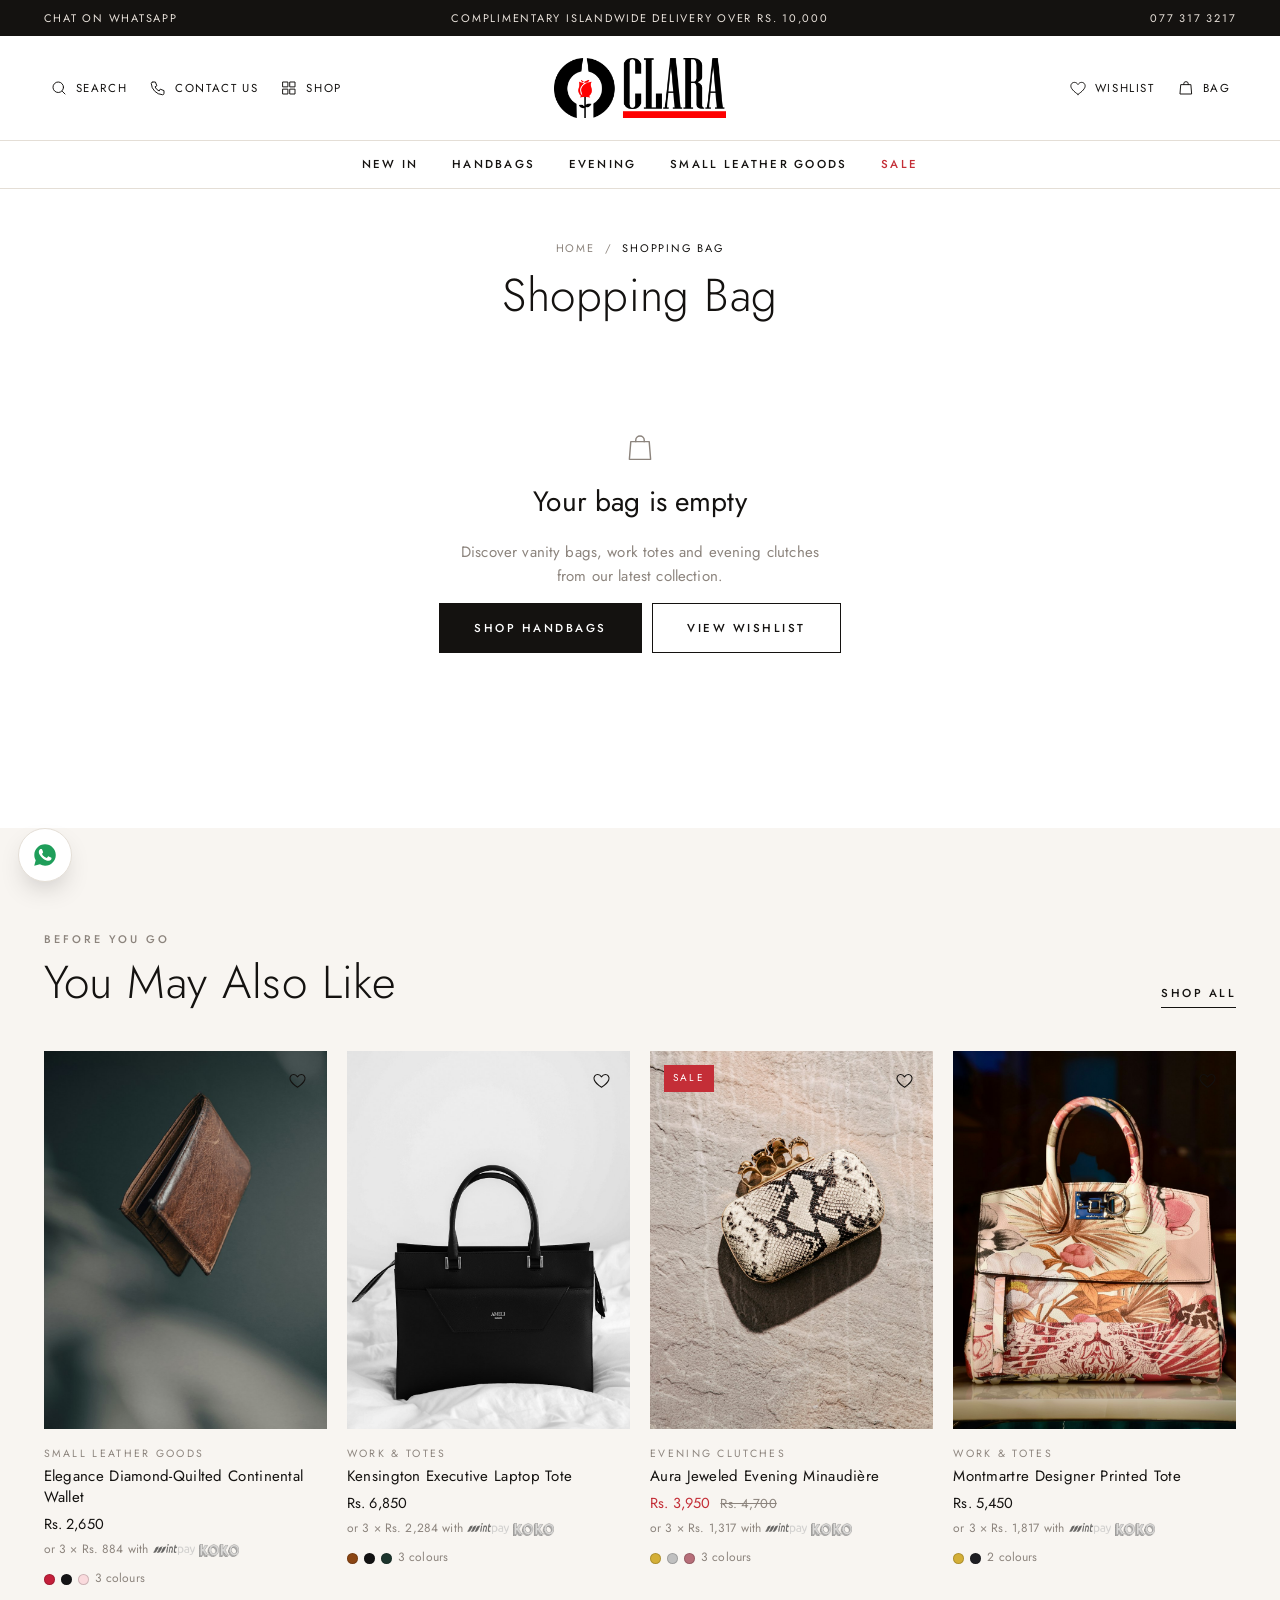
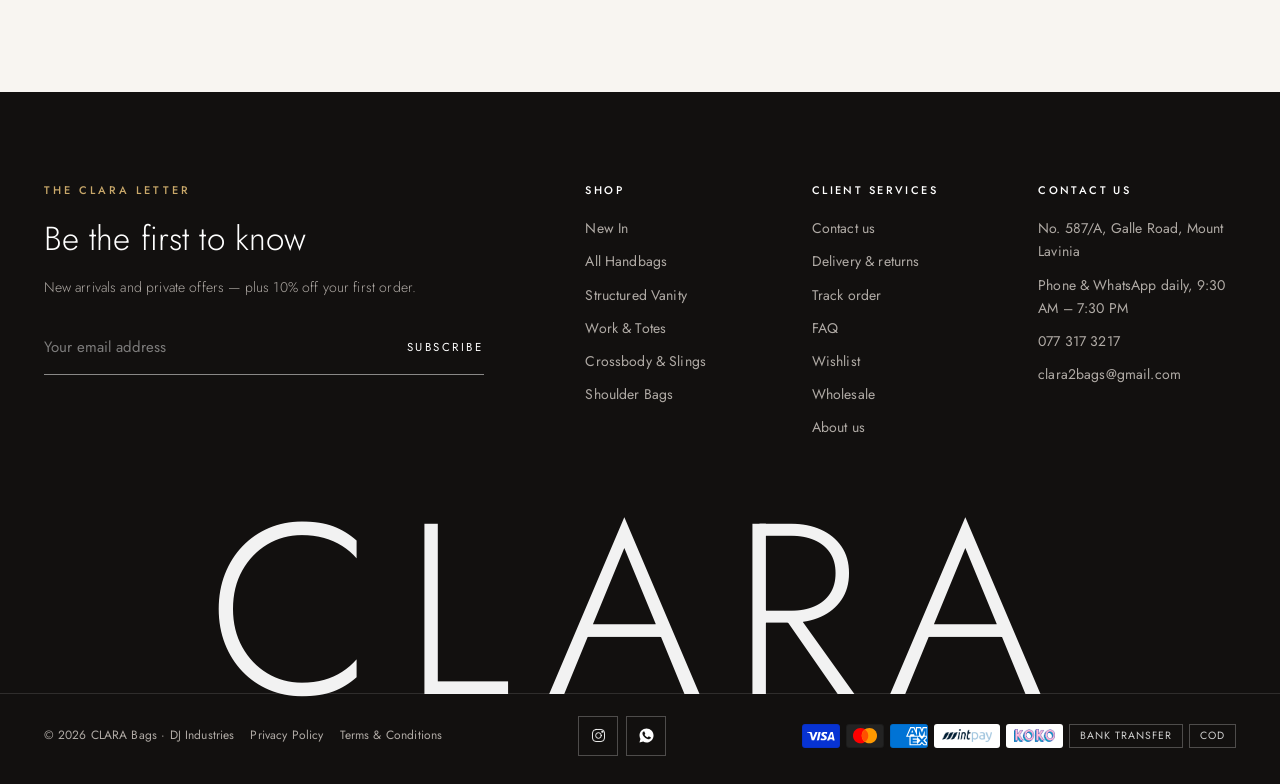
<file: checkout.html>
<!DOCTYPE html>
<html lang="en" class="no-js">
<head>
  <meta charset="UTF-8">
  <meta name="viewport" content="width=device-width, initial-scale=1.0">
  <title>Secure Checkout | CLARA Sri Lanka</title>
  <meta name="robots" content="noindex">
  <meta name="theme-color" content="#FFFFFF">
  <link rel="icon" type="image/png" href="assets/favicon.png">
  <link rel="preconnect" href="https://fonts.googleapis.com">
  <link rel="preconnect" href="https://fonts.gstatic.com" crossorigin>
  <link rel="stylesheet" href="https://fonts.googleapis.com/css2?family=Jost:wght@300;400;500&display=swap">
  <link rel="stylesheet" href="css/main.css">
  <script src="js/products-data.js"></script>
  <script src="js/store.js"></script>
  <script src="js/layout.js"></script>
</head>
<body data-page="checkout">
  <script>Clara.checkoutHeader();</script>

  <form id="checkoutForm" class="co" onsubmit="handlePlaceOrder(event)">
    <div class="co__main"><div>
      <nav class="crumbs" aria-label="Checkout steps" style="margin-bottom:28px"><a href="cart.html">Bag</a><span class="sep"></span><span class="cur">Details &amp; payment</span><span class="sep"></span><span>Confirmation</span></nav>

      <h2>Contact</h2>
      <div class="fgrid">
        <div class="fld c6"><label for="chkEmail">Email *</label><input class="input" type="email" id="chkEmail" required autocomplete="email" placeholder="you@example.com"></div>
        <div class="fld c6"><label for="chkPhone">Mobile / WhatsApp *</label><input class="input" type="tel" id="chkPhone" required autocomplete="tel" placeholder="077 123 4567"></div>
      </div>

      <h2>Delivery</h2>
      <div class="fgrid">
        <div class="fld c3"><label for="chkFirstName">First name *</label><input class="input" type="text" id="chkFirstName" required autocomplete="given-name"></div>
        <div class="fld c3"><label for="chkLastName">Last name *</label><input class="input" type="text" id="chkLastName" required autocomplete="family-name"></div>
        <div class="fld c6"><label for="chkAddress">Address *</label><input class="input" type="text" id="chkAddress" required autocomplete="street-address" placeholder="House no., street"></div>
        <div class="fld c2"><label for="chkCity">City *</label><input class="input" type="text" id="chkCity" required autocomplete="address-level2"></div>
        <div class="fld c2"><label for="chkPostal">Postal code</label><input class="input" type="text" id="chkPostal" autocomplete="postal-code"></div>
        <div class="fld c2"><label for="chkProvince">District</label><input class="input" type="text" id="chkProvince" autocomplete="address-level1"></div>
        <div class="fld c6"><label for="chkNotes">Delivery notes (optional)</label><input class="input" type="text" id="chkNotes" placeholder="Gift wrapping, call before arrival…"></div>
      </div>

      <h2>Delivery method</h2>
      <div>
        <label class="ropt"><input type="radio" name="checkoutShipping" value="western" checked onchange="handleShippingChange('western')"><span><span class="ropt__t">Colombo &amp; Western Province</span><span class="ropt__d">Insured door-to-door courier · 1–2 business days</span></span><span class="ropt__p" id="rateWesternText">Rs. 350</span></label>
        <label class="ropt"><input type="radio" name="checkoutShipping" value="islandwide" onchange="handleShippingChange('islandwide')"><span><span class="ropt__t">Islandwide courier</span><span class="ropt__d">Pronto, Domex or Certis Lanka · 2–4 business days</span></span><span class="ropt__p" id="rateIslandwideText">Rs. 550</span></label>
      </div>

      <h2>Payment</h2>
      <div>
        <label class="ropt"><input type="radio" name="chkPayment" value="card" checked onchange="togglePaymentPanels('card')"><span><span class="ropt__t">Credit or debit card</span><span class="ropt__d">Visa, Mastercard, Amex</span></span><span data-icon="card"></span>
          <div class="ropt__x" id="cardFieldsPanel"><div class="cardf">
            <div class="fld full"><label>Card number</label><input class="input" type="text" inputmode="numeric" placeholder="1234 5678 9012 3456" maxlength="19" autocomplete="cc-number"></div>
            <div class="fld"><label>Expiry</label><input class="input" type="text" placeholder="MM / YY" maxlength="7" autocomplete="cc-exp"></div>
            <div class="fld"><label>Security code</label><input class="input" type="password" inputmode="numeric" placeholder="CVC" maxlength="4" autocomplete="cc-csc"></div>
          </div></div>
        </label>
        <label class="ropt"><input type="radio" name="chkPayment" value="bank_transfer" onchange="togglePaymentPanels('bank_transfer')"><span><span class="ropt__t">Direct bank transfer</span><span class="ropt__d">Commercial Bank of Ceylon</span></span><span data-icon="bank"></span>
          <div class="ropt__x hidden" id="bankDetailsPanel"><div class="bank"><dl>
            <dt>Bank</dt><dd>Commercial Bank of Ceylon PLC</dd>
            <dt>Account name</dt><dd>CLARA BAGS (DJ INDUSTRIES)</dd>
            <dt>Account no.</dt><dd>8003492819</dd>
            <dt>Branch</dt><dd>Mount Lavinia</dd>
          </dl><p class="small" style="margin-top:8px">Use your order number as the reference and WhatsApp the slip to 077 317 3217.</p></div></div>
        </label>
        <label class="ropt"><input type="radio" name="chkPayment" value="cod" onchange="togglePaymentPanels('cod')"><span><span class="ropt__t">Cash on delivery</span><span class="ropt__d">Pay the courier on arrival</span></span><span data-icon="cash"></span></label>
      </div>

      <label class="check" style="margin-top:24px"><input type="checkbox" required checked><span>I agree to CLARA's <a href="terms.html" target="_blank" rel="noopener" style="text-decoration:underline">Terms &amp; Conditions</a> and <a href="delivery.html" target="_blank" rel="noopener" style="text-decoration:underline">Delivery &amp; Returns</a>, including the 7-day inspection &amp; exchange guarantee.</span></label>
      <button type="submit" id="chkPlaceOrderBtn" class="btn btn-block" style="margin-top:22px;min-height:56px"><span data-icon="lock"></span><span id="chkBtnText">Place order</span></button>
    </div></div>

    <aside class="co__side"><div>
      <div class="lines" id="checkoutOrderItems"></div>
      <div class="coupon" style="margin-top:26px">
        <input type="text" id="checkoutCouponInput" placeholder="Voucher code" aria-label="Voucher code">
        <button type="button" class="btn btn-outline" onclick="handleCheckoutApplyCoupon()">Apply</button>
      </div>
      <p class="hint" id="chkCouponHint">First order? Use <button type="button" onclick="document.getElementById('checkoutCouponInput').value='WELCOME10'; handleCheckoutApplyCoupon()">WELCOME10</button> for 10% off.</p>
      <div class="sum-rows" style="margin-top:22px;padding-top:20px;border-top:1px solid var(--line-dark)">
        <div><span>Subtotal</span><span id="chkSubtotal">Rs. 0</span></div>
        <div id="chkDiscountRow" class="green hidden"><span id="chkDiscountLabel">Voucher</span><span id="chkDiscountVal">−Rs. 0</span></div>
        <div><span>Delivery</span><span id="chkShippingFee">Rs. 350</span></div>
      </div>
      <div class="sum-total"><span>Total</span><b id="chkGrandTotal">Rs. 0</b></div>
    </div></aside>
  </form>

  <script>Clara.minimalFooter();</script>

  <script>
    let activeShippingMethod = "western";

    document.addEventListener("DOMContentLoaded", () => {
      if (!getCart().length) { location.href = "cart.html"; return; }
      renderCheckoutReview();
    });

    function renderCheckoutReview() {
      const t = calculateOrderTotals(activeShippingMethod);
      document.getElementById("checkoutOrderItems").innerHTML = getCart().map(item => `
        <div class="line"><div class="th"><img src="${item.image}" alt="${item.name}"><em>${item.quantity}</em></div>
          <div>${item.name}<small>${item.color}</small></div><span>${formatLKR(item.price * item.quantity)}</span></div>`).join("");
      document.getElementById("chkSubtotal").textContent = formatLKR(t.subtotal);
      const row = document.getElementById("chkDiscountRow");
      if (t.discountAmount > 0) {
        row.classList.remove("hidden");
        document.getElementById("chkDiscountLabel").textContent = `Voucher ${t.coupon.code}`;
        document.getElementById("chkDiscountVal").textContent = `−${formatLKR(t.discountAmount)}`;
        document.getElementById("checkoutCouponInput").value = t.coupon.code;
        document.getElementById("chkCouponHint").classList.add("hidden");
      } else row.classList.add("hidden");
      const fee = document.getElementById("chkShippingFee");
      fee.textContent = t.isFreeDelivery ? "Free" : formatLKR(t.shippingFee);
      fee.className = t.isFreeDelivery ? "green" : "";
      document.getElementById("chkGrandTotal").textContent = formatLKR(t.grandTotal);
      const free = t.subtotal >= t.freeDeliveryThreshold;
      [["rateWesternText", "Rs. 350"], ["rateIslandwideText", "Rs. 550"]].forEach(([id, v]) => {
        const el = document.getElementById(id); el.textContent = free ? "Free" : v; el.classList.toggle("green", free);
      });
    }

    function handleShippingChange(m) { activeShippingMethod = m; renderCheckoutReview(); }

    function togglePaymentPanels(mode) {
      document.getElementById("cardFieldsPanel").classList.toggle("hidden", mode !== "card");
      document.getElementById("bankDetailsPanel").classList.toggle("hidden", mode !== "bank_transfer");
    }

    function handlePlaceOrder(e) {
      e.preventDefault();
      const btn = document.getElementById("chkPlaceOrderBtn");
      const txt = document.getElementById("chkBtnText");
      btn.disabled = true; txt.textContent = "Placing your order…";
      const v = id => document.getElementById(id).value.trim();
      const form = {
        firstName: v("chkFirstName"), lastName: v("chkLastName"), email: v("chkEmail"), phone: v("chkPhone"),
        address: v("chkAddress"), city: v("chkCity"), postalCode: v("chkPostal"),
        shippingMethod: activeShippingMethod,
        paymentMethod: document.querySelector('input[name="chkPayment"]:checked').value,
        notes: v("chkNotes")
      };
      setTimeout(() => {
        const r = placeOrder(form);
        if (r.success) location.href = "order-confirmation.html";
        else { showToast(r.message); btn.disabled = false; txt.textContent = "Place order"; }
      }, 900);
    }

    function handleCheckoutApplyCoupon() {
      const r = applyCouponCode(document.getElementById("checkoutCouponInput").value);
      showToast(r.message);
      renderCheckoutReview();
    }
  </script>
</body>
</html>
</file>
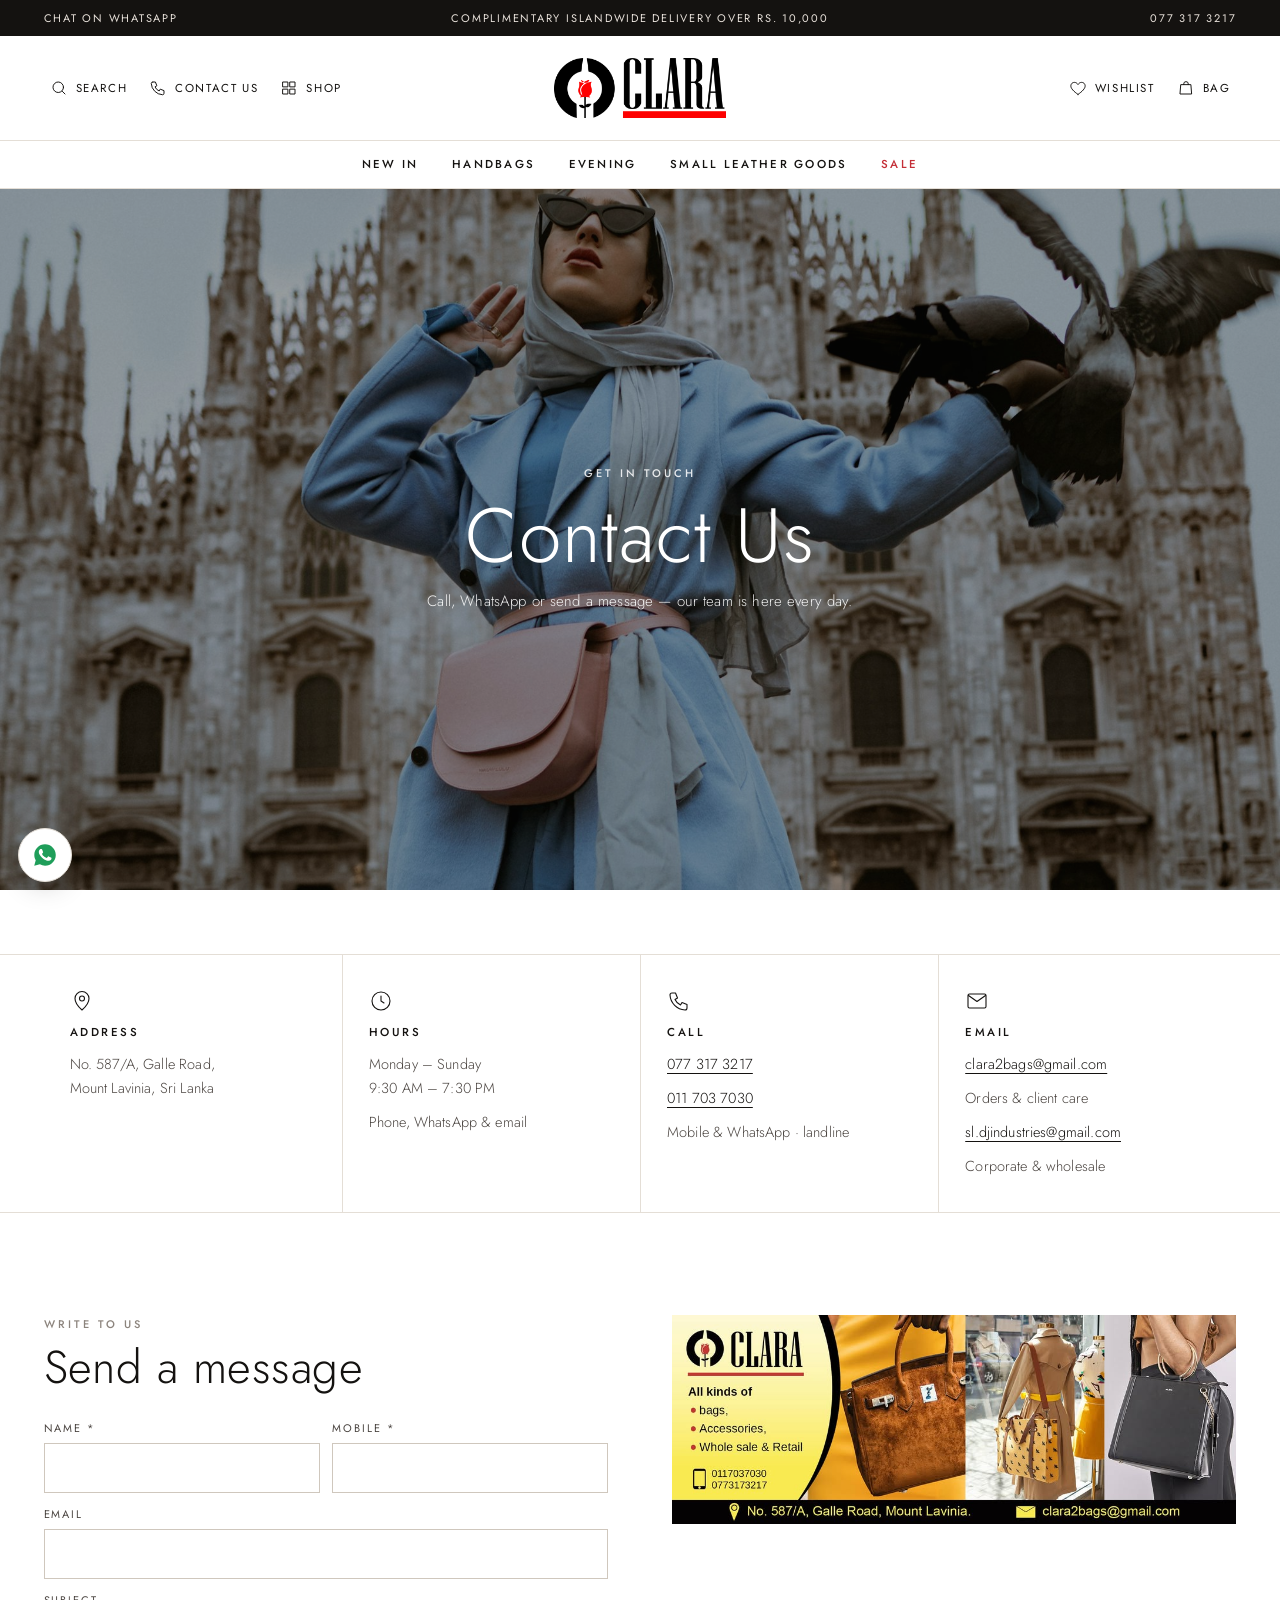
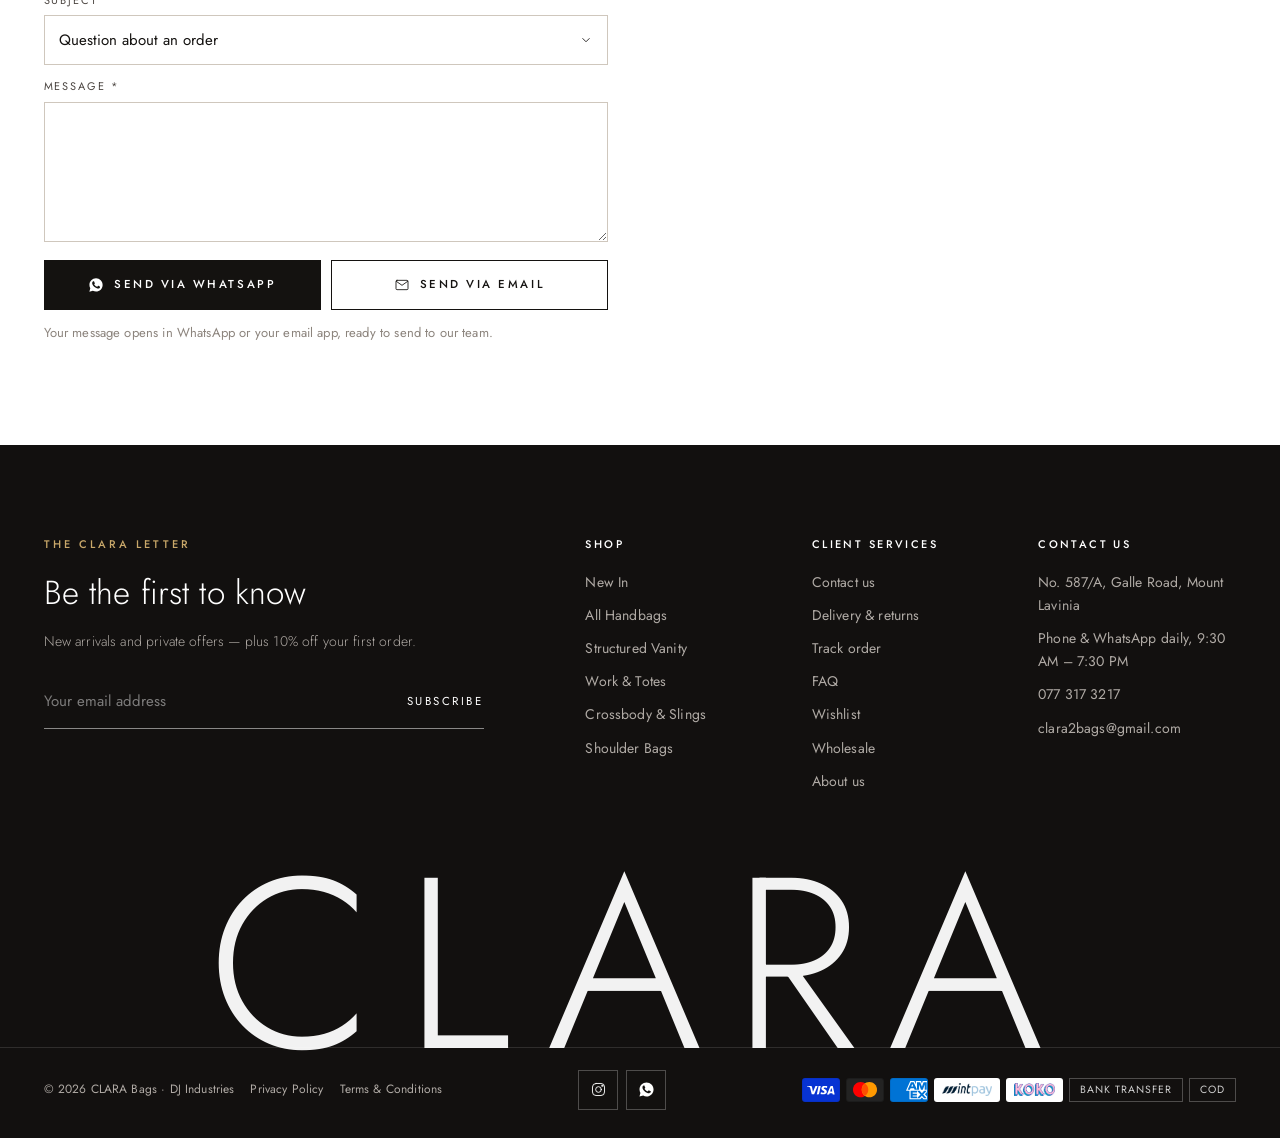
<file: contact.html>
<!DOCTYPE html>
<html lang="en" class="no-js">
<head>
  <meta charset="UTF-8">
  <meta name="viewport" content="width=device-width, initial-scale=1.0">
  <title>Contact Us | CLARA Sri Lanka</title>
  <meta name="description" content="Contact CLARA — call 077 317 3217, message us on WhatsApp or send an enquiry.">
  <meta name="theme-color" content="#FFFFFF">
  <link rel="icon" type="image/png" href="assets/favicon.png">
  <link rel="preconnect" href="https://fonts.googleapis.com">
  <link rel="preconnect" href="https://fonts.gstatic.com" crossorigin>
  <link rel="stylesheet" href="https://fonts.googleapis.com/css2?family=Jost:wght@300;400;500&display=swap">
  <link rel="stylesheet" href="css/main.css">
  <script src="js/products-data.js"></script>
  <script src="js/store.js"></script>
  <script src="js/layout.js"></script>
</head>
<body data-page="contact">
  <script>Clara.header();</script>

  <main id="main">
    <section class="page-banner">
      <img src="assets/img/wide-milan.jpg" alt="Woman with a pink crossbody bag in front of a cathedral">
      <div class="page-banner__body">
        <span class="kicker light">Get in touch</span>
        <h1 class="title-xl">Contact <i>Us</i></h1>
        <p>Call, WhatsApp or send a message — our team is here every day.</p>
      </div>
    </section>

    <section class="section-sm">
      <div class="container contact-grid">
        <div class="cg reveal d1"><span data-icon="pin"></span><h3>Address</h3><p>No. 587/A, Galle Road,<br>Mount Lavinia, Sri Lanka</p></div>
        <div class="cg reveal d2"><span data-icon="clock"></span><h3>Hours</h3><p>Monday – Sunday<br>9:30 AM – 7:30 PM</p><p>Phone, WhatsApp &amp; email</p></div>
        <div class="cg reveal d3"><span data-icon="phone"></span><h3>Call</h3><a class="u" href="tel:0773173217">077 317 3217</a><a class="u" href="tel:0117037030">011 703 7030</a><p>Mobile &amp; WhatsApp · landline</p></div>
        <div class="cg reveal d4"><span data-icon="mail"></span><h3>Email</h3><a class="u" href="mailto:clara2bags@gmail.com">clara2bags@gmail.com</a><p>Orders &amp; client care</p><a class="u" href="mailto:sl.djindustries@gmail.com">sl.djindustries@gmail.com</a><p>Corporate &amp; wholesale</p></div>
      </div>
    </section>

    <section class="section" id="enquiry" style="padding-top:clamp(24px,3vw,40px)">
      <div class="container contact-split">
        <div class="reveal">
          <span class="kicker">Write to us</span>
          <h2 class="title-lg" style="margin:10px 0 26px">Send a message</h2>
          <form id="contactForm" onsubmit="handleContactSubmit(event)">
            <div class="fgrid">
              <div class="fld c3"><label for="cName">Name *</label><input class="input" id="cName" type="text" required autocomplete="name"></div>
              <div class="fld c3"><label for="cPhone">Mobile *</label><input class="input" id="cPhone" type="tel" required autocomplete="tel"></div>
              <div class="fld c6"><label for="cEmail">Email</label><input class="input" id="cEmail" type="email" autocomplete="email"></div>
              <div class="fld c6"><label for="cSubject">Subject</label>
                <select class="input" id="cSubject">
                  <option>Question about an order</option>
                  <option>Product availability</option>
                  <option>Wholesale &amp; bulk orders</option>
                  <option>Exchange or inspection</option>
                </select>
              </div>
              <div class="fld c6"><label for="cMessage">Message *</label><textarea class="input" id="cMessage" required></textarea></div>
            </div>
            <div class="btn-pair">
              <button type="submit" class="btn" data-via="whatsapp"><span data-icon="whatsapp"></span>Send via WhatsApp</button>
              <button type="submit" class="btn btn-outline" data-via="email"><span data-icon="mail"></span>Send via email</button>
            </div>
            <p class="small" style="margin-top:12px">Your message opens in WhatsApp or your email app, ready to send to our team.</p>
          </form>
        </div>
        <div class="reveal d2" style="display:grid;gap:16px">
          <img src="assets/banner.jpg" alt="CLARA banner — 587/A Galle Road, Mount Lavinia" loading="lazy">
        </div>
      </div>
    </section>
  </main>

  <script>Clara.footer();</script>

  <script>
    function handleContactSubmit(event) {
      event.preventDefault();
      const via = (event.submitter && event.submitter.dataset.via) || "whatsapp";
      const v = id => document.getElementById(id).value.trim();
      const body = `Name: ${v("cName")}\nMobile: ${v("cPhone")}${v("cEmail") ? `\nEmail: ${v("cEmail")}` : ""}\nSubject: ${v("cSubject")}\n\n${v("cMessage")}`;
      if (via === "email") location.href = `mailto:${CLARA_INFO.email}?subject=${encodeURIComponent(`Website enquiry — ${v("cSubject")}`)}&body=${encodeURIComponent(body)}`;
      else window.open(Clara.waLink(`Hello CLARA!\n\n${body}`), "_blank", "noopener");
      showToast("Your message is ready to send");
    }
  </script>
</body>
</html>
</file>
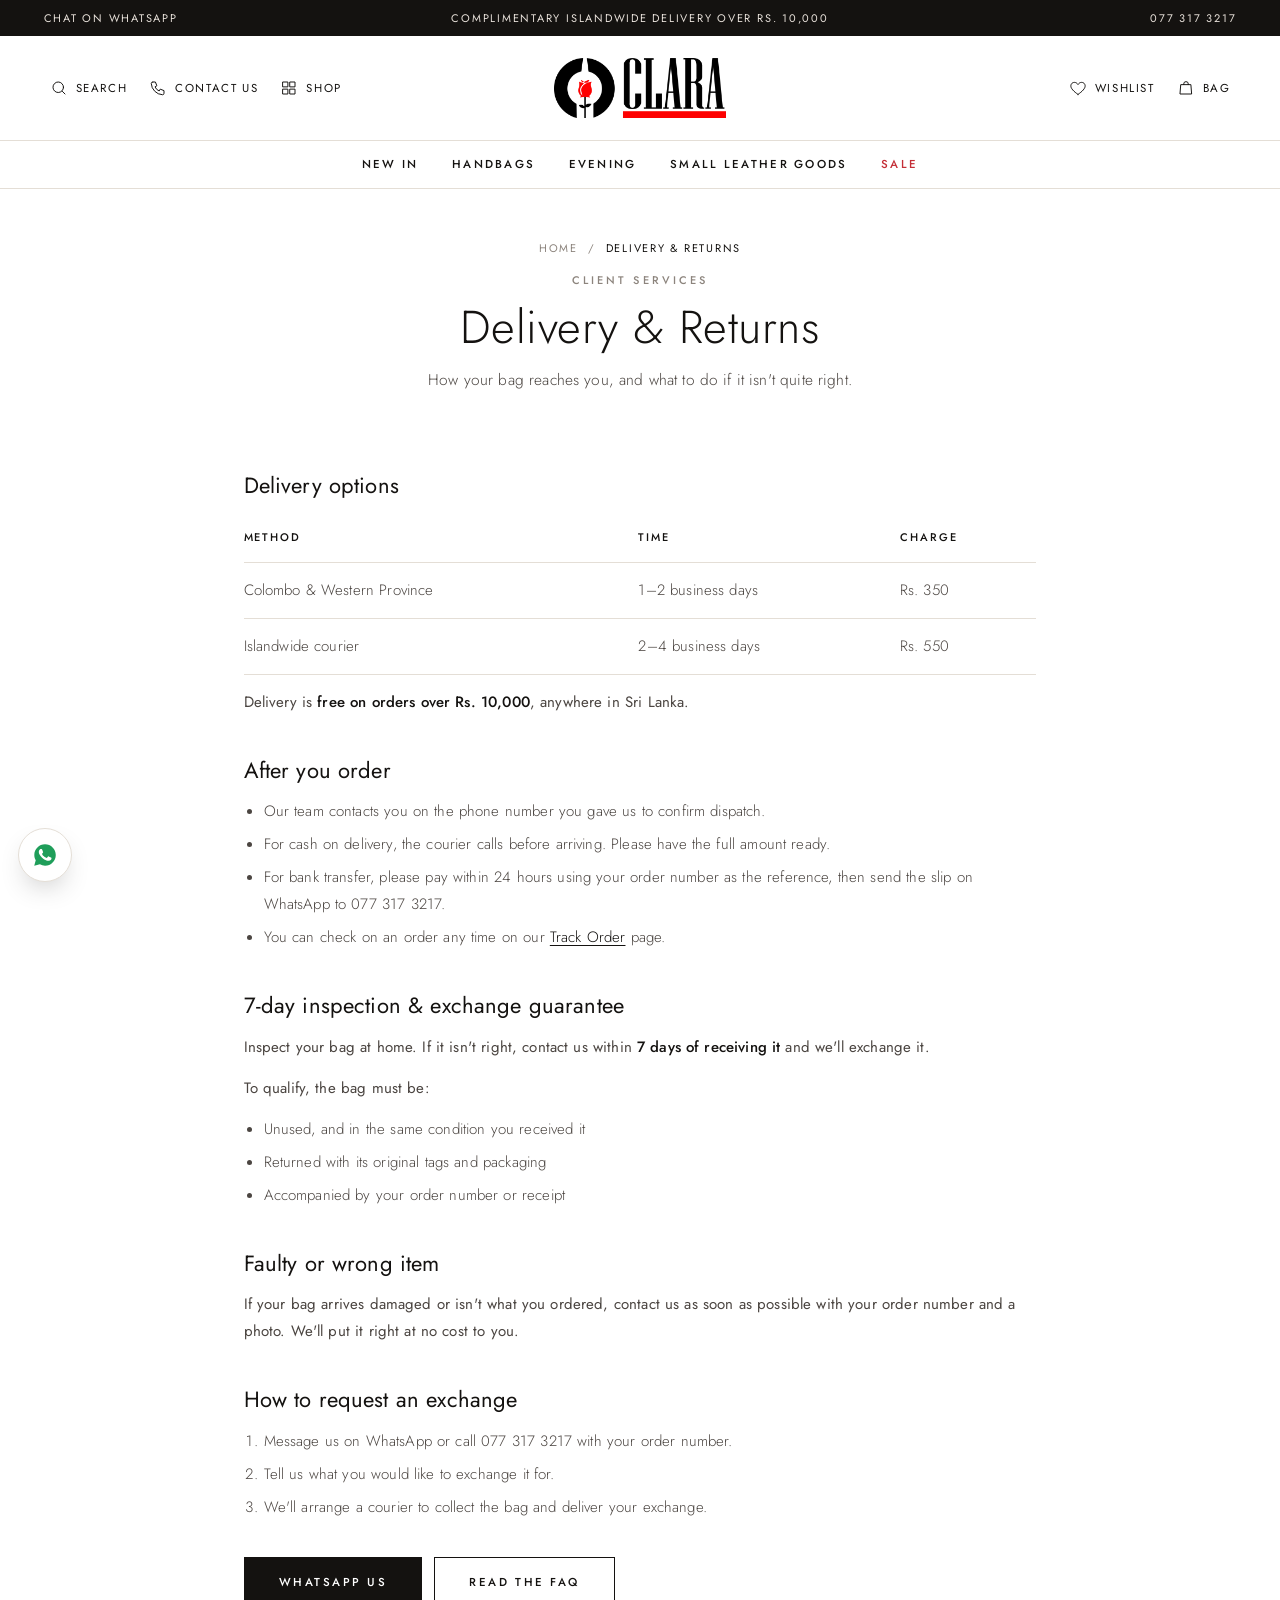
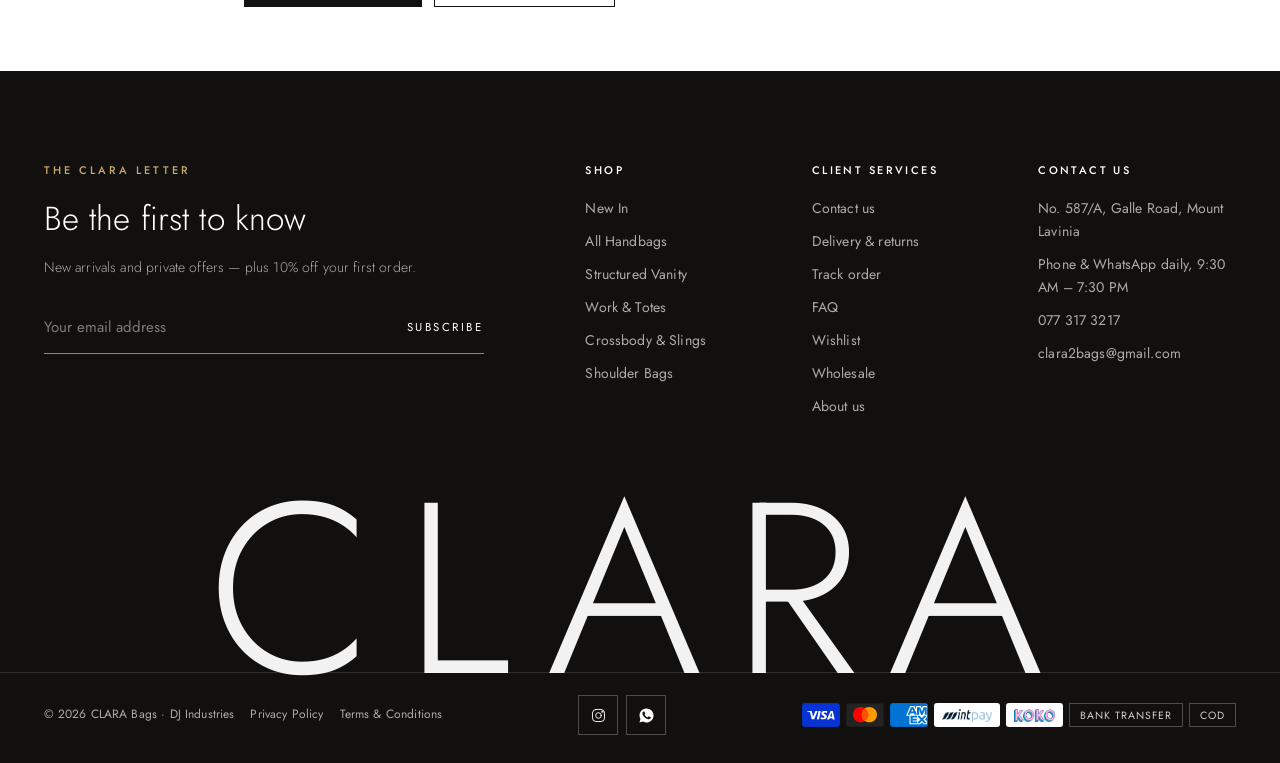
<file: delivery.html>
<!DOCTYPE html>
<html lang="en" class="no-js">
<head>
  <meta charset="UTF-8">
  <meta name="viewport" content="width=device-width, initial-scale=1.0">
  <title>Delivery & Returns | CLARA Sri Lanka</title>
  <meta name="description" content="CLARA delivery times and charges, free delivery over Rs. 10,000 and our 7-day inspection and exchange guarantee.">
  <meta name="theme-color" content="#FFFFFF">
  <link rel="icon" type="image/png" href="assets/favicon.png">
  <link rel="preconnect" href="https://fonts.googleapis.com">
  <link rel="preconnect" href="https://fonts.gstatic.com" crossorigin>
  <link rel="stylesheet" href="https://fonts.googleapis.com/css2?family=Jost:wght@300;400;500&display=swap">
  <link rel="stylesheet" href="css/main.css">
  <script src="js/products-data.js"></script>
  <script src="js/store.js"></script>
  <script src="js/layout.js"></script>
</head>
<body data-page="delivery">
  <script>Clara.header();</script>

  <main id="main">
    <section class="container page-head">
      <nav class="crumbs" aria-label="Breadcrumb"><a href="index.html">Home</a><span class="sep"></span><span class="cur">Delivery &amp; Returns</span></nav>
      <span class="kicker">Client services</span>
      <h1 class="title-lg">Delivery &amp; <i>Returns</i></h1>
      <p>How your bag reaches you, and what to do if it isn't quite right.</p>
    </section>
    <section class="section-sm" style="padding-top:0">
      <div class="container narrow doc">

        <h2>Delivery options</h2>
        <div class="doc__table">
          <table>
            <thead><tr><th scope="col">Method</th><th scope="col">Time</th><th scope="col">Charge</th></tr></thead>
            <tbody>
              <tr><td>Colombo &amp; Western Province</td><td>1–2 business days</td><td>Rs. 350</td></tr>
              <tr><td>Islandwide courier</td><td>2–4 business days</td><td>Rs. 550</td></tr>
            </tbody>
          </table>
        </div>
        <p>Delivery is <b>free on orders over Rs. 10,000</b>, anywhere in Sri Lanka.</p>

        <h2>After you order</h2>
        <ul>
          <li>Our team contacts you on the phone number you gave us to confirm dispatch.</li>
          <li>For cash on delivery, the courier calls before arriving. Please have the full amount ready.</li>
          <li>For bank transfer, please pay within 24 hours using your order number as the reference, then send the slip on WhatsApp to 077 317 3217.</li>
          <li>You can check on an order any time on our <a href="track-order.html">Track Order</a> page.</li>
        </ul>

        <h2 id="returns">7-day inspection &amp; exchange guarantee</h2>
        <p>Inspect your bag at home. If it isn't right, contact us within <b>7 days of receiving it</b> and we'll exchange it.</p>
        <p>To qualify, the bag must be:</p>
        <ul>
          <li>Unused, and in the same condition you received it</li>
          <li>Returned with its original tags and packaging</li>
          <li>Accompanied by your order number or receipt</li>
        </ul>

        <h2>Faulty or wrong item</h2>
        <p>If your bag arrives damaged or isn't what you ordered, contact us as soon as possible with your order number and a photo. We'll put it right at no cost to you.</p>

        <h2>How to request an exchange</h2>
        <ol>
          <li>Message us on WhatsApp or call 077 317 3217 with your order number.</li>
          <li>Tell us what you would like to exchange it for.</li>
          <li>We'll arrange a courier to collect the bag and deliver your exchange.</li>
        </ol>

        <div class="doc__cta">
          <a class="btn" target="_blank" rel="noopener" href="https://wa.me/94773173217?text=Hello%20CLARA%2C%20I%20have%20a%20question%20about%20delivery%20or%20an%20exchange.">WhatsApp us</a>
          <a class="btn btn-outline" href="faq.html">Read the FAQ</a>
        </div>
      </div>
    </section>
  </main>

  <script>Clara.footer();</script>
</body>
</html>
</file>
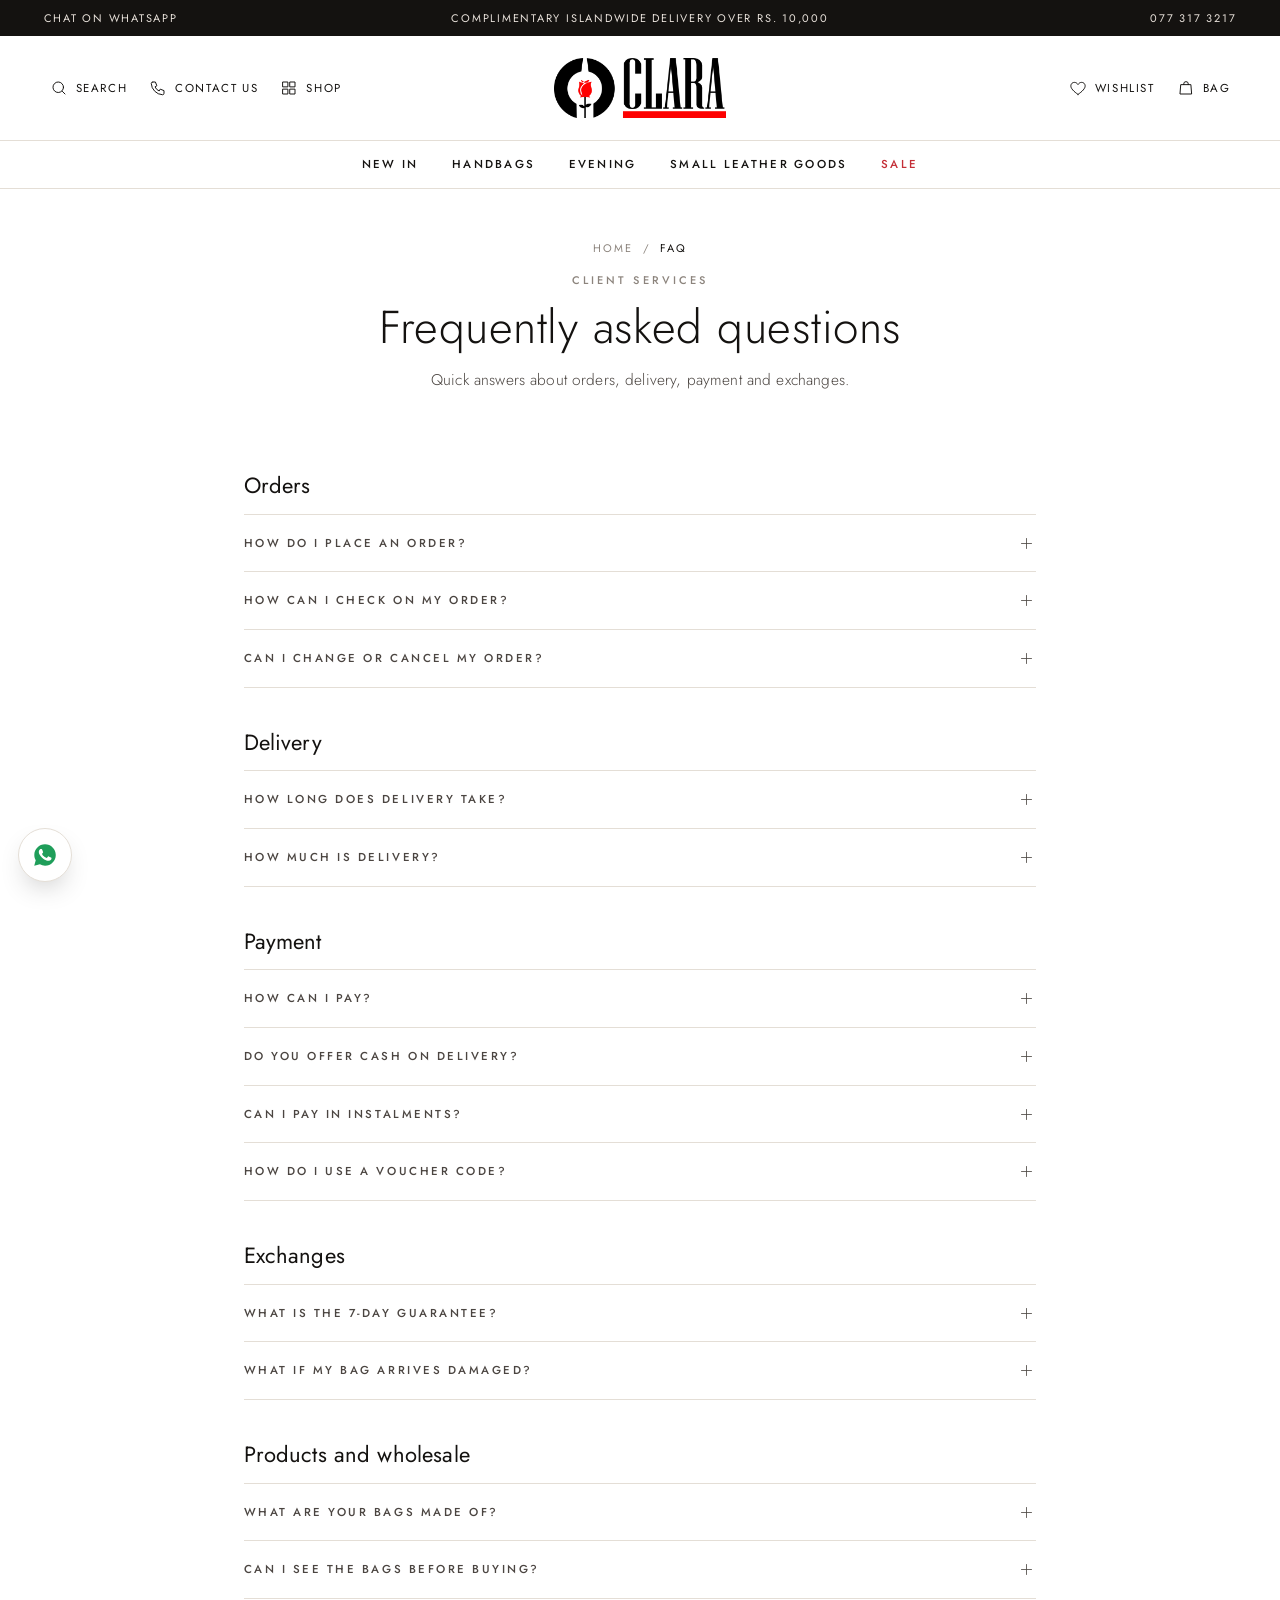
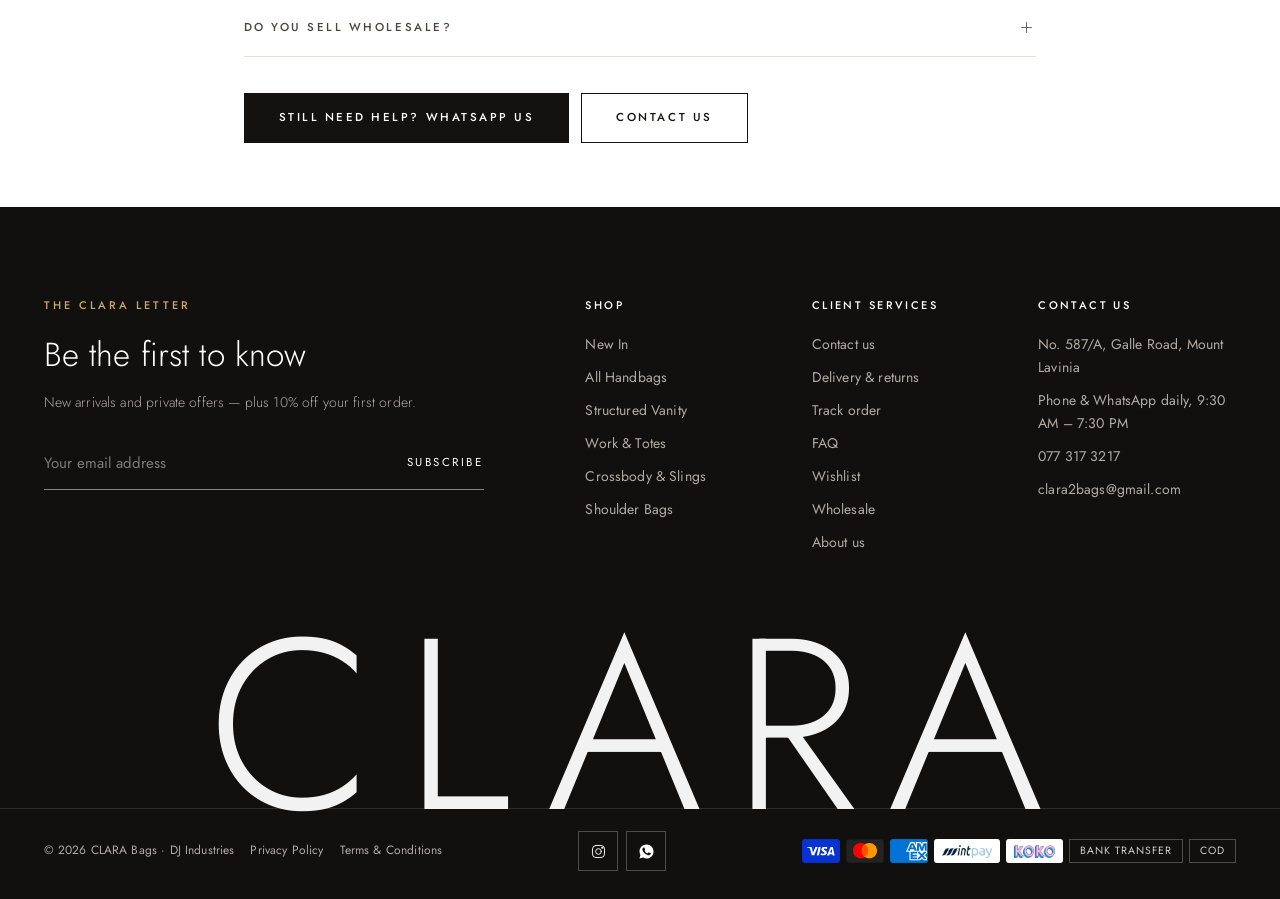
<file: faq.html>
<!DOCTYPE html>
<html lang="en" class="no-js">
<head>
  <meta charset="UTF-8">
  <meta name="viewport" content="width=device-width, initial-scale=1.0">
  <title>FAQ | CLARA Sri Lanka</title>
  <meta name="description" content="Answers to common questions about CLARA orders, delivery, payment, exchanges and wholesale.">
  <meta name="theme-color" content="#FFFFFF">
  <link rel="icon" type="image/png" href="assets/favicon.png">
  <link rel="preconnect" href="https://fonts.googleapis.com">
  <link rel="preconnect" href="https://fonts.gstatic.com" crossorigin>
  <link rel="stylesheet" href="https://fonts.googleapis.com/css2?family=Jost:wght@300;400;500&display=swap">
  <link rel="stylesheet" href="css/main.css">
  <script src="js/products-data.js"></script>
  <script src="js/store.js"></script>
  <script src="js/layout.js"></script>
</head>
<body data-page="faq">
  <script>Clara.header();</script>

  <main id="main">
    <section class="container page-head">
      <nav class="crumbs" aria-label="Breadcrumb"><a href="index.html">Home</a><span class="sep"></span><span class="cur">FAQ</span></nav>
      <span class="kicker">Client services</span>
      <h1 class="title-lg">Frequently asked <i>questions</i></h1>
      <p>Quick answers about orders, delivery, payment and exchanges.</p>
    </section>
    <section class="section-sm" style="padding-top:0">
      <div class="container narrow doc">
        <h2>Orders</h2>
        <div class="accs">
          <div class="acc"><button type="button" onclick="toggleAcc(this)" aria-expanded="false">How do I place an order? <span data-icon="plus"></span></button>
            <div class="acc__body"><div><div class="acc__inner"><div>Add your bag to the shopping bag, go to checkout, and fill in your delivery and payment details. Our team then contacts you to confirm dispatch.</div></div></div></div></div>
          <div class="acc"><button type="button" onclick="toggleAcc(this)" aria-expanded="false">How can I check on my order? <span data-icon="plus"></span></button>
            <div class="acc__body"><div><div class="acc__inner"><div>Use our <a href="track-order.html">Track Order</a> page, or message us on WhatsApp with your order number.</div></div></div></div></div>
          <div class="acc"><button type="button" onclick="toggleAcc(this)" aria-expanded="false">Can I change or cancel my order? <span data-icon="plus"></span></button>
            <div class="acc__body"><div><div class="acc__inner"><div>Contact us as soon as possible on 077 317 3217. We can make changes up until your order is dispatched.</div></div></div></div></div>
        </div>
        <h2>Delivery</h2>
        <div class="accs">
          <div class="acc"><button type="button" onclick="toggleAcc(this)" aria-expanded="false">How long does delivery take? <span data-icon="plus"></span></button>
            <div class="acc__body"><div><div class="acc__inner"><div>Colombo and Western Province take 1–2 business days. Islandwide courier takes 2–4 business days.</div></div></div></div></div>
          <div class="acc"><button type="button" onclick="toggleAcc(this)" aria-expanded="false">How much is delivery? <span data-icon="plus"></span></button>
            <div class="acc__body"><div><div class="acc__inner"><div>Rs. 350 in Colombo and Western Province, and Rs. 550 islandwide. It is free on orders over Rs. 10,000.</div></div></div></div></div>
        </div>
        <h2>Payment</h2>
        <div class="accs">
          <div class="acc"><button type="button" onclick="toggleAcc(this)" aria-expanded="false">How can I pay? <span data-icon="plus"></span></button>
            <div class="acc__body"><div><div class="acc__inner"><div>Card (Visa, Mastercard or Amex), bank transfer or cash on delivery.</div></div></div></div></div>
          <div class="acc"><button type="button" onclick="toggleAcc(this)" aria-expanded="false">Do you offer cash on delivery? <span data-icon="plus"></span></button>
            <div class="acc__body"><div><div class="acc__inner"><div>Yes, across Sri Lanka. The courier calls before arriving, and you pay the full amount on delivery.</div></div></div></div></div>
          <div class="acc"><button type="button" onclick="toggleAcc(this)" aria-expanded="false">Can I pay in instalments? <span data-icon="plus"></span></button>
            <div class="acc__body"><div><div class="acc__inner"><div>Yes. You can split your purchase into 3 interest-free instalments with Mintpay or KOKO.</div></div></div></div></div>
          <div class="acc"><button type="button" onclick="toggleAcc(this)" aria-expanded="false">How do I use a voucher code? <span data-icon="plus"></span></button>
            <div class="acc__body"><div><div class="acc__inner"><div>Enter your code in the voucher box at checkout, before you place your order.</div></div></div></div></div>
        </div>
        <h2>Exchanges</h2>
        <div class="accs">
          <div class="acc"><button type="button" onclick="toggleAcc(this)" aria-expanded="false">What is the 7-day guarantee? <span data-icon="plus"></span></button>
            <div class="acc__body"><div><div class="acc__inner"><div>Inspect your bag at home. If it isn't right, contact us within 7 days of receiving it and we'll exchange it. It must be unused, with its tags and packaging. See <a href="delivery.html#returns">Delivery &amp; Returns</a> for details.</div></div></div></div></div>
          <div class="acc"><button type="button" onclick="toggleAcc(this)" aria-expanded="false">What if my bag arrives damaged? <span data-icon="plus"></span></button>
            <div class="acc__body"><div><div class="acc__inner"><div>Contact us as soon as possible with your order number and a photo, and we'll put it right at no cost to you.</div></div></div></div></div>
        </div>
        <h2>Products and wholesale</h2>
        <div class="accs">
          <div class="acc"><button type="button" onclick="toggleAcc(this)" aria-expanded="false">What are your bags made of? <span data-icon="plus"></span></button>
            <div class="acc__body"><div><div class="acc__inner"><div>Our bags are made from dense vegan leathers, including Palmellato, Saffiano and pebbled finishes. Each product page lists its materials and dimensions.</div></div></div></div></div>
          <div class="acc"><button type="button" onclick="toggleAcc(this)" aria-expanded="false">Can I see the bags before buying? <span data-icon="plus"></span></button>
            <div class="acc__body"><div><div class="acc__inner"><div>Yes. Message us on WhatsApp and we will send more photos or a short video of any bag.</div></div></div></div></div>
          <div class="acc"><button type="button" onclick="toggleAcc(this)" aria-expanded="false">Do you sell wholesale? <span data-icon="plus"></span></button>
            <div class="acc__body"><div><div class="acc__inner"><div>Yes, we supply retail partners. Send us a <a href="contact.html#enquiry">wholesale enquiry</a>.</div></div></div></div></div>
        </div>
        <div class="doc__cta">
          <a class="btn" target="_blank" rel="noopener" href="https://wa.me/94773173217?text=Hello%20CLARA%2C%20I%20have%20a%20question.">Still need help? WhatsApp us</a>
          <a class="btn btn-outline" href="contact.html">Contact us</a>
        </div>
      </div>
    </section>
  </main>

  <script>Clara.footer();</script>

  <script>
    function toggleAcc(btn) { const a = btn.closest(".acc"); btn.setAttribute("aria-expanded", String(a.classList.toggle("is-open"))); }
  </script>
</body>
</html>
</file>
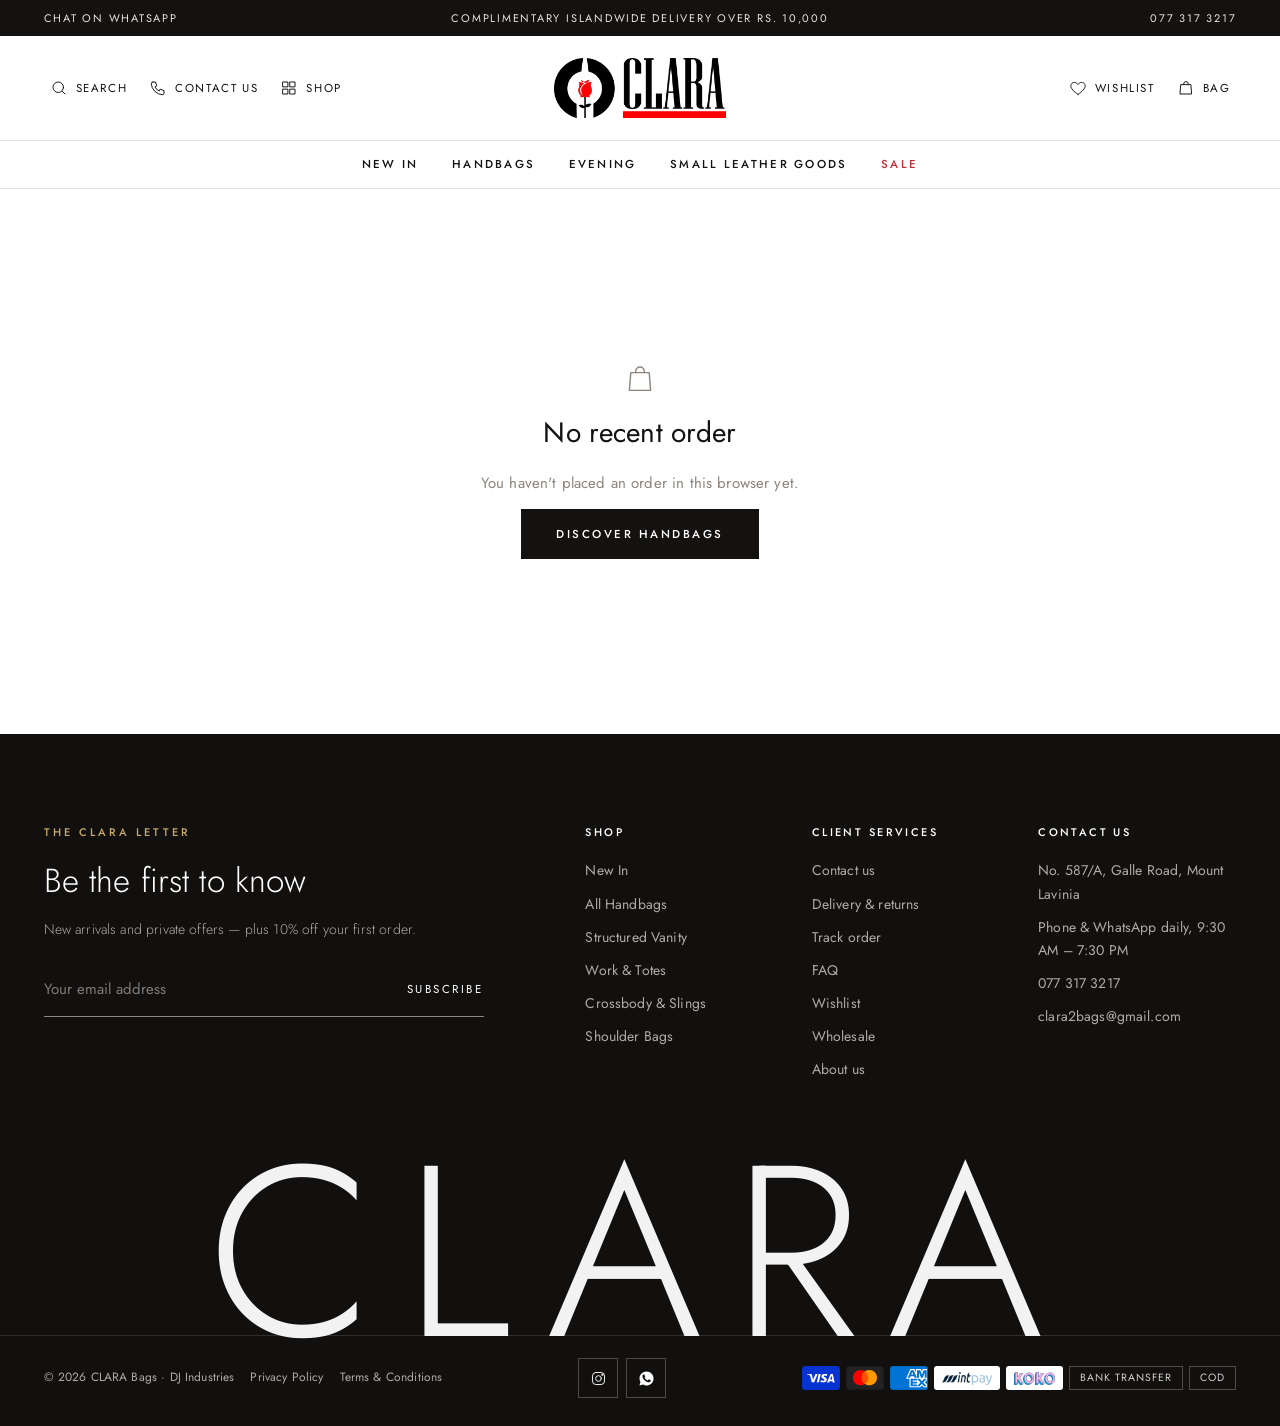
<file: order-confirmation.html>
<!DOCTYPE html>
<html lang="en" class="no-js">
<head>
  <meta charset="UTF-8">
  <meta name="viewport" content="width=device-width, initial-scale=1.0">
  <title>Thank You | CLARA Sri Lanka</title>
  <meta name="robots" content="noindex">
  <meta name="theme-color" content="#FFFFFF">
  <link rel="icon" type="image/png" href="assets/favicon.png">
  <link rel="preconnect" href="https://fonts.googleapis.com">
  <link rel="preconnect" href="https://fonts.gstatic.com" crossorigin>
  <link rel="stylesheet" href="https://fonts.googleapis.com/css2?family=Jost:wght@300;400;500&display=swap">
  <link rel="stylesheet" href="css/main.css">
  <script src="js/products-data.js"></script>
  <script src="js/store.js"></script>
  <script src="js/layout.js"></script>
</head>
<body data-page="confirmation">
  <script>Clara.header();</script>

  <main id="main" class="section">
    <div class="container narrow" id="orderConfirmationWrapper"></div>
  </main>

  <script>Clara.footer();</script>

  <script>
    document.addEventListener("DOMContentLoaded", () => {
      const order = getLastOrder();
      const w = document.getElementById("orderConfirmationWrapper");
      const ic = Clara.icon, e = Clara.escapeHtml;

      if (!order) {
        w.innerHTML = `<div class="empty">${ic("bag")}<h3>No recent order</h3><p>You haven't placed an order in this browser yet.</p><a href="shop.html" class="btn">Discover handbags</a></div>`;
        return;
      }
      const pay = { card: "Card", bank_transfer: "Bank transfer", cod: "Cash on delivery" };
      const c = order.customer;

      w.innerHTML = `
        <div class="confirm">
          <div class="tick">${ic("check")}</div>
          <span class="kicker">Order #${e(order.orderNumber)}</span>
          <h1 class="title-lg">Thank you, <i>${e(c.firstName)}</i></h1>
          <p class="body-lg" style="max-width:560px">Your order has been received. Our team will contact you on <b>${e(c.phone)}</b> to confirm dispatch, and a copy is on its way to ${e(c.email)}.</p>
        </div>

        <div class="omt">
          <div><small>Order</small><span>#${e(order.orderNumber)}</span></div>
          <div><small>Date</small><span>${e(order.orderDate)}</span></div>
          <div><small>Total</small><span>${formatLKR(order.grandTotal)}</span></div>
          <div><small>Payment</small><span>${pay[order.paymentMethod] || e(order.paymentMethod)}</span></div>
        </div>

        ${order.paymentMethod === "bank_transfer" ? `
          <div class="notice">${ic("bank")}<div>
            <h4>Complete your bank transfer</h4>
            <p>Please transfer <b>${formatLKR(order.grandTotal)}</b> within 24 hours, using <b>${e(order.orderNumber)}</b> as the reference.</p>
            <div class="bank" style="background:#fff;margin-top:12px"><dl>
              <dt>Bank</dt><dd>Commercial Bank of Ceylon PLC</dd>
              <dt>Account name</dt><dd>CLARA BAGS (DJ INDUSTRIES)</dd>
              <dt>Account no.</dt><dd>8003492819</dd>
              <dt>Branch</dt><dd>Mount Lavinia</dd>
            </dl></div>
            <a class="btn btn-outline btn-sm no-print" style="margin-top:14px" target="_blank" rel="noopener" href="${Clara.waLink(`Hello CLARA, here is my bank slip for order #${order.orderNumber}.`)}">${ic("whatsapp")}Send slip on WhatsApp</a>
          </div></div>` : ""}
        ${order.paymentMethod === "cod" ? `<div class="notice">${ic("truck")}<div><h4>Cash on delivery</h4><p>Our courier will call <b>${e(c.phone)}</b> before delivering to ${e(c.address)}, ${e(c.city)}. Please have <b>${formatLKR(order.grandTotal)}</b> ready.</p></div></div>` : ""}
        

        <div class="box">
          <h3>Order summary</h3>
          <div class="lines">${order.items.map(i => `
            <div class="line"><div class="th"><img src="${i.image}" alt="${e(i.name)}"><em>${i.quantity}</em></div><div>${e(i.name)}<small>${e(i.color)} · ${e(i.sku)}</small></div><span>${formatLKR(i.price * i.quantity)}</span></div>`).join("")}
          </div>
          <div class="sum-rows" style="margin-top:22px;padding-top:18px;border-top:1px solid var(--line)">
            <div><span>Subtotal</span><span>${formatLKR(order.subtotal)}</span></div>
            ${order.discount > 0 ? `<div class="green"><span>Voucher</span><span>−${formatLKR(order.discount)}</span></div>` : ""}
            <div><span>${e(order.shippingMethod.name)}</span><span>${order.shippingFee === 0 ? "Free" : formatLKR(order.shippingFee)}</span></div>
          </div>
          <div class="sum-total"><span>Total</span><b>${formatLKR(order.grandTotal)}</b></div>
        </div>

        <div class="box two">
          <div><h3>Delivery</h3><p>${e(c.firstName)} ${e(c.lastName)}<br>${e(c.address)}<br>${e(c.city)}${c.postalCode ? ", " + e(c.postalCode) : ""}<br>Sri Lanka</p></div>
          <div><h3>Contact</h3><p>${e(c.phone)}<br>${e(c.email)}</p>${c.notes ? `<p class="small" style="margin-top:8px">Notes: ${e(c.notes)}</p>` : ""}</div>
        </div>

        <div class="no-print" style="display:flex;gap:12px;flex-wrap:wrap;justify-content:center;margin-top:36px">
          <a href="shop.html" class="btn">Continue shopping</a>
          <button type="button" class="btn btn-outline" onclick="window.print()">${ic("printer")}Print receipt</button>
        </div>`;
    });
  </script>
</body>
</html>
</file>
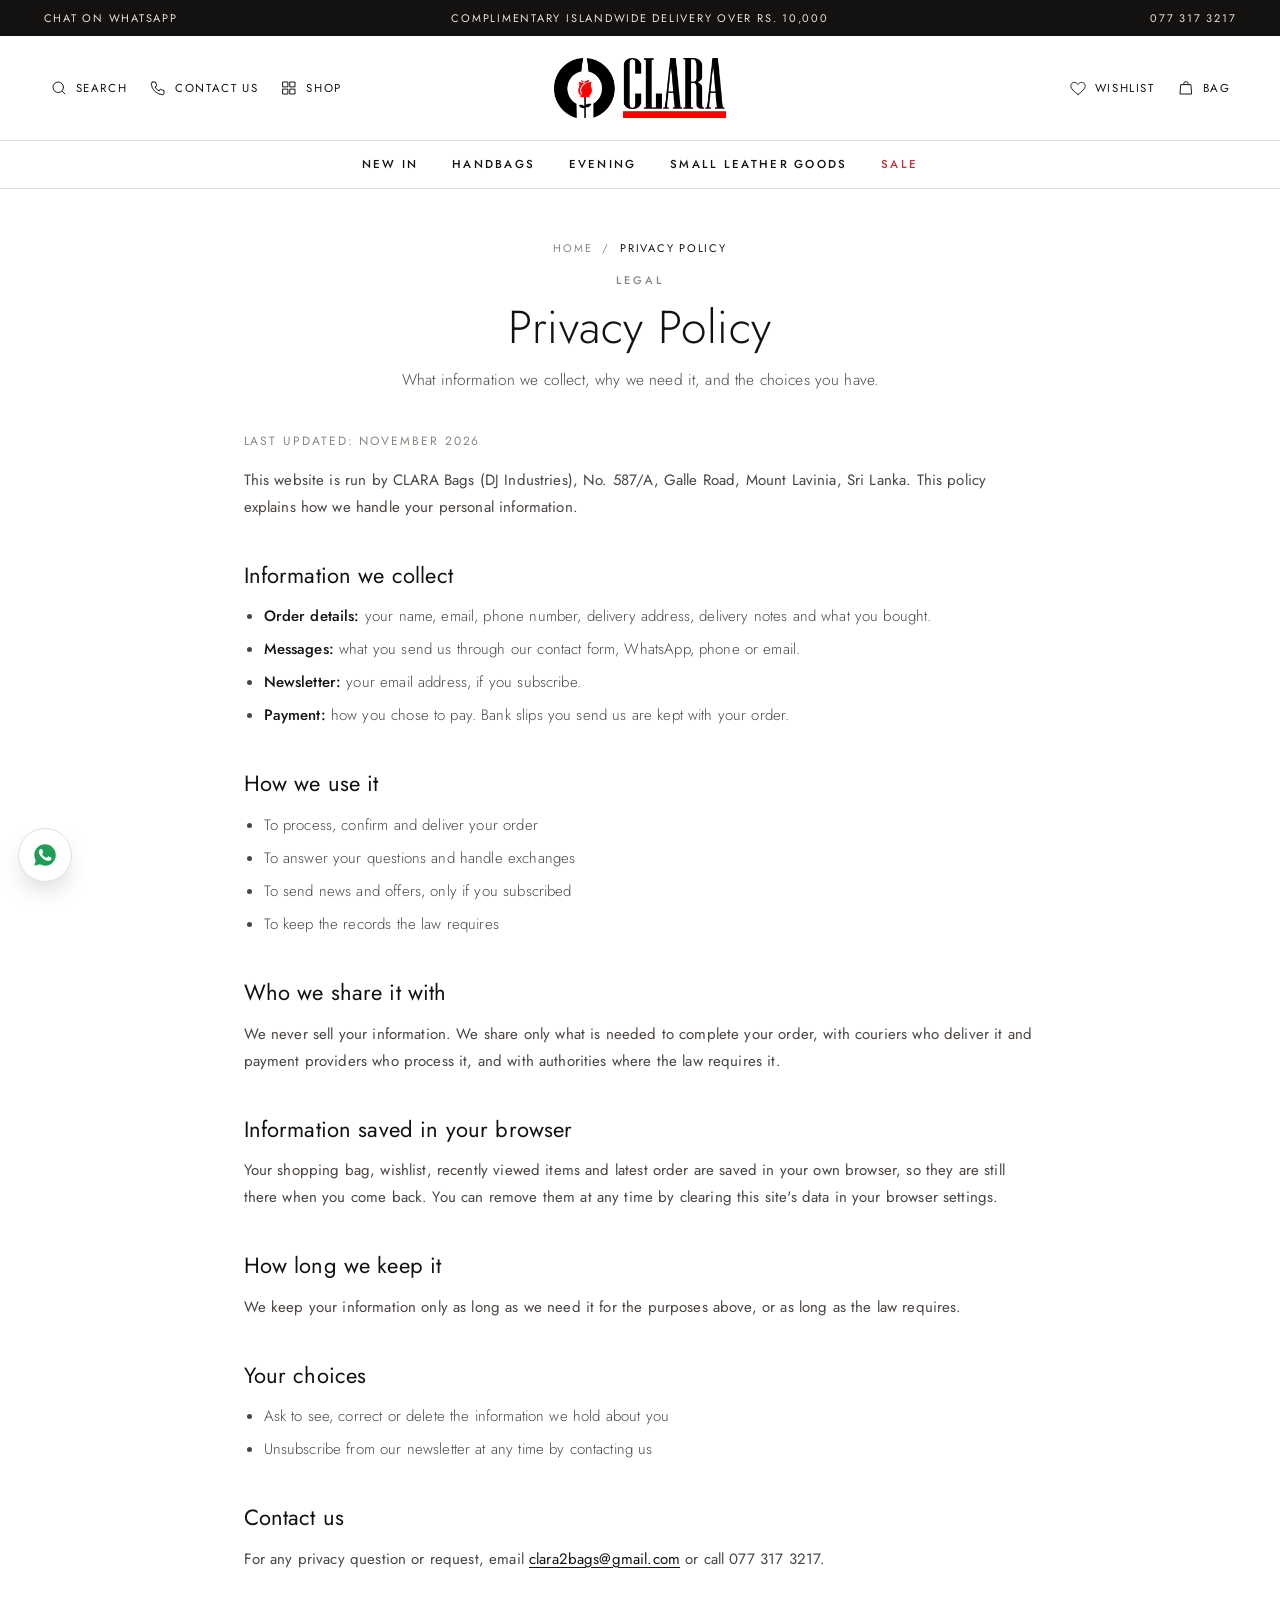
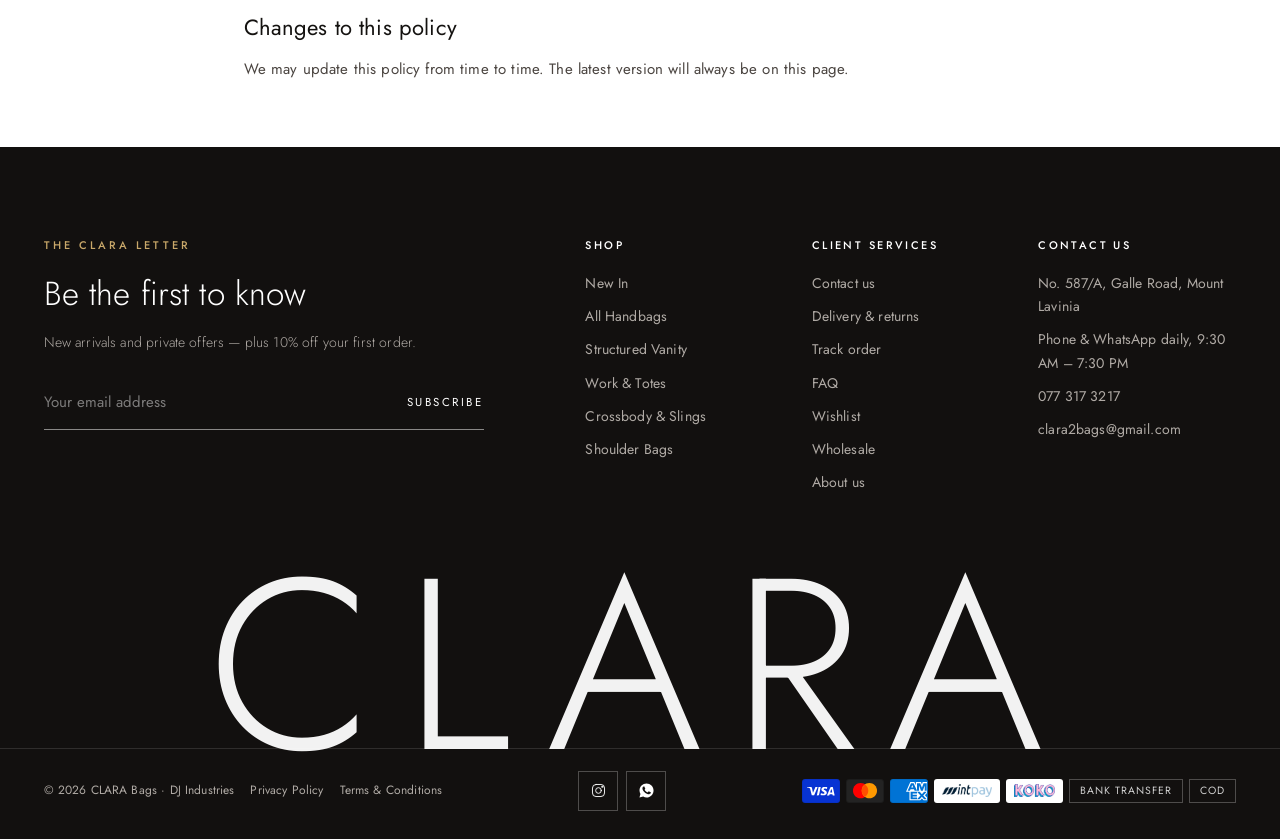
<file: privacy-policy.html>
<!DOCTYPE html>
<html lang="en" class="no-js">
<head>
  <meta charset="UTF-8">
  <meta name="viewport" content="width=device-width, initial-scale=1.0">
  <title>Privacy Policy | CLARA Sri Lanka</title>
  <meta name="description" content="How CLARA collects, uses and protects your personal information when you shop with us.">
  <meta name="theme-color" content="#FFFFFF">
  <link rel="icon" type="image/png" href="assets/favicon.png">
  <link rel="preconnect" href="https://fonts.googleapis.com">
  <link rel="preconnect" href="https://fonts.gstatic.com" crossorigin>
  <link rel="stylesheet" href="https://fonts.googleapis.com/css2?family=Jost:wght@300;400;500&display=swap">
  <link rel="stylesheet" href="css/main.css">
  <script src="js/products-data.js"></script>
  <script src="js/store.js"></script>
  <script src="js/layout.js"></script>
</head>
<body data-page="privacy">
  <script>Clara.header();</script>

  <main id="main">
    <section class="container page-head">
      <nav class="crumbs" aria-label="Breadcrumb"><a href="index.html">Home</a><span class="sep"></span><span class="cur">Privacy Policy</span></nav>
      <span class="kicker">Legal</span>
      <h1 class="title-lg">Privacy <i>Policy</i></h1>
      <p>What information we collect, why we need it, and the choices you have.</p>
    </section>
    <section class="section-sm" style="padding-top:0">
      <div class="container narrow doc">

        <p class="doc__date">Last updated: November 2026</p>
        <p>This website is run by CLARA Bags (DJ Industries), No. 587/A, Galle Road, Mount Lavinia, Sri Lanka. This policy explains how we handle your personal information.</p>

        <h2>Information we collect</h2>
        <ul>
          <li><b>Order details:</b> your name, email, phone number, delivery address, delivery notes and what you bought.</li>
          <li><b>Messages:</b> what you send us through our contact form, WhatsApp, phone or email.</li>
          <li><b>Newsletter:</b> your email address, if you subscribe.</li>
          <li><b>Payment:</b> how you chose to pay. Bank slips you send us are kept with your order.</li>
        </ul>

        <h2>How we use it</h2>
        <ul>
          <li>To process, confirm and deliver your order</li>
          <li>To answer your questions and handle exchanges</li>
          <li>To send news and offers, only if you subscribed</li>
          <li>To keep the records the law requires</li>
        </ul>

        <h2>Who we share it with</h2>
        <p>We never sell your information. We share only what is needed to complete your order, with couriers who deliver it and payment providers who process it, and with authorities where the law requires it.</p>

        <h2>Information saved in your browser</h2>
        <p>Your shopping bag, wishlist, recently viewed items and latest order are saved in your own browser, so they are still there when you come back. You can remove them at any time by clearing this site's data in your browser settings.</p>

        <h2>How long we keep it</h2>
        <p>We keep your information only as long as we need it for the purposes above, or as long as the law requires.</p>

        <h2>Your choices</h2>
        <ul>
          <li>Ask to see, correct or delete the information we hold about you</li>
          <li>Unsubscribe from our newsletter at any time by contacting us</li>
        </ul>

        <h2>Contact us</h2>
        <p>For any privacy question or request, email <a href="mailto:clara2bags@gmail.com">clara2bags@gmail.com</a> or call 077 317 3217.</p>

        <h2>Changes to this policy</h2>
        <p>We may update this policy from time to time. The latest version will always be on this page.</p>
      </div>
    </section>
  </main>

  <script>Clara.footer();</script>
</body>
</html>
</file>
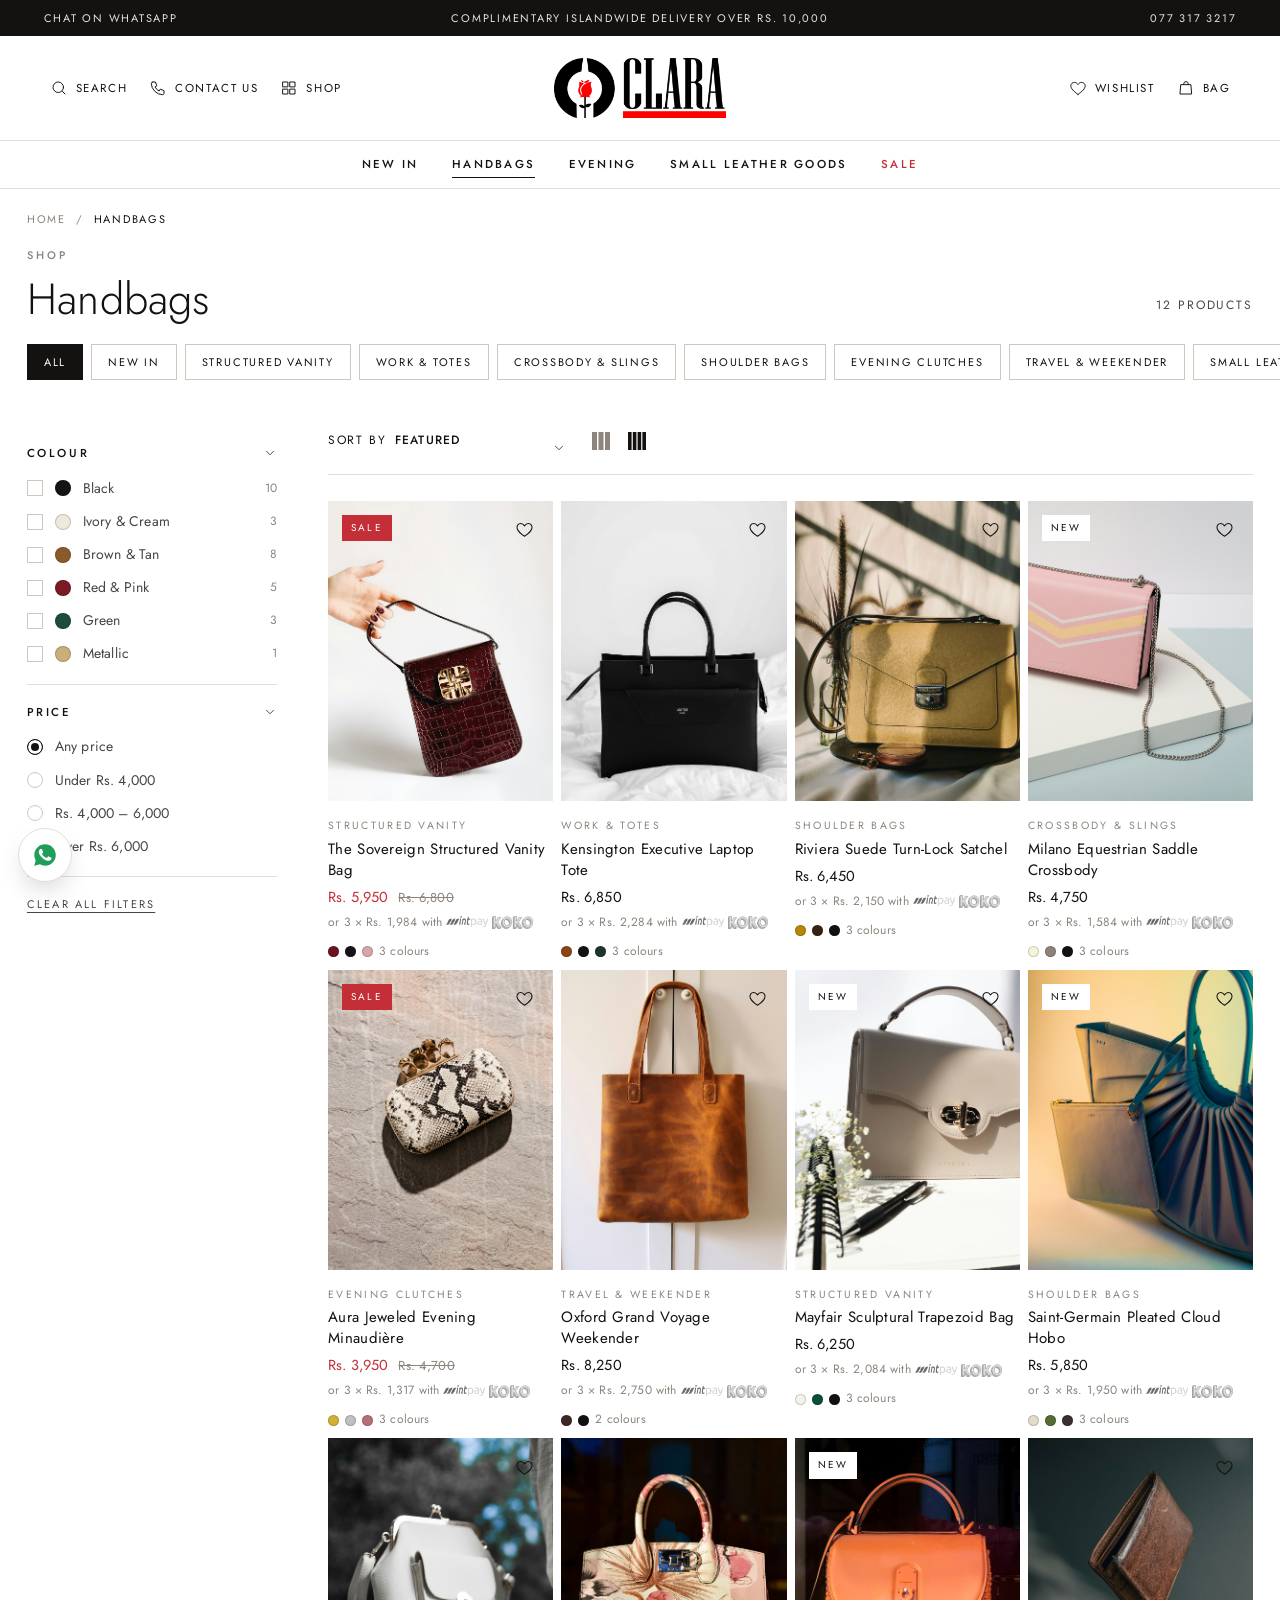
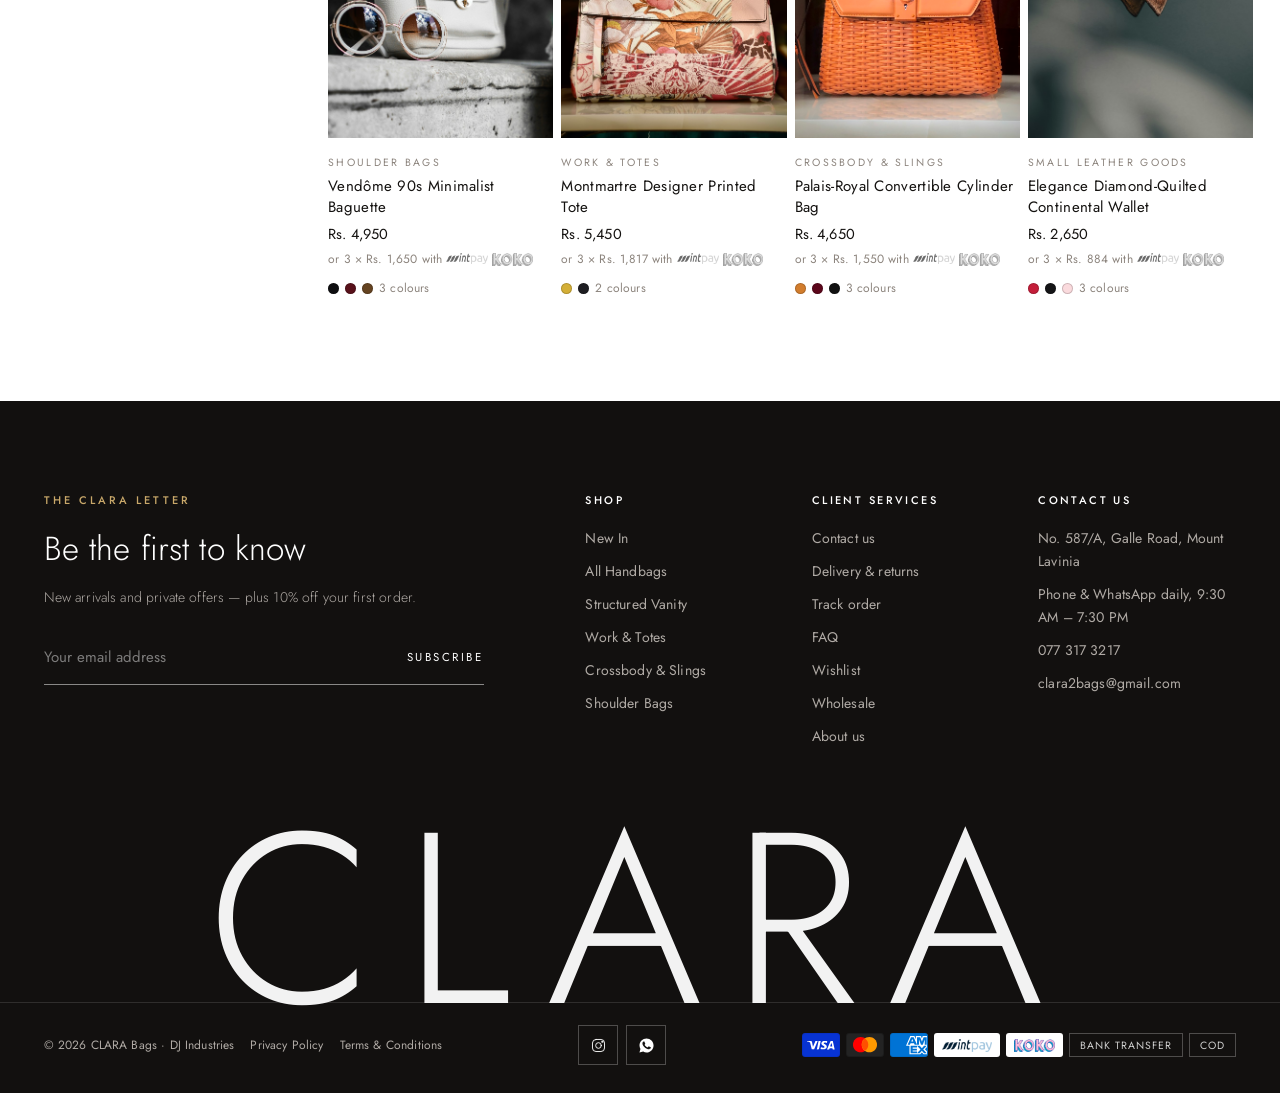
<file: shop.html>
<!DOCTYPE html>
<html lang="en" class="no-js">
<head>
  <meta charset="UTF-8">
  <meta name="viewport" content="width=device-width, initial-scale=1.0">
  <title>Handbags | CLARA Sri Lanka</title>
  <meta name="description" content="Shop CLARA handbags — structured vanity bags, work and laptop totes, crossbody bags, evening clutches, weekenders and small leather goods. Islandwide delivery across Sri Lanka.">
  <meta name="theme-color" content="#FFFFFF">
  <link rel="icon" type="image/png" href="assets/favicon.png">
  <link rel="preconnect" href="https://fonts.googleapis.com">
  <link rel="preconnect" href="https://fonts.gstatic.com" crossorigin>
  <link rel="stylesheet" href="https://fonts.googleapis.com/css2?family=Jost:wght@300;400;500&display=swap">
  <link rel="stylesheet" href="css/main.css">
  <script src="js/products-data.js"></script>
  <script src="js/store.js"></script>
  <script src="js/layout.js"></script>
</head>
<body data-page="shop">
  <script>Clara.header();</script>

  <main id="main">
    <section class="shop-head" aria-labelledby="shopTitle">
      <nav class="crumbs" aria-label="Breadcrumb"><a href="index.html">Home</a><span class="sep"></span><span class="cur" id="crumbCur">Handbags</span></nav>
      <div class="shead">
        <div><span class="kicker">Shop</span><h1 id="shopTitle">Handbags</h1></div>
        <span class="shead__count" id="countText" aria-live="polite"></span>
      </div>
    </section>
    <nav class="cat-links shop-tabs" id="catLinks" aria-label="Categories"></nav>

    <div class="shop">
      <aside class="filters" id="filters" aria-label="Filters">
        <div class="filters__head"><span>Filter</span><button type="button" class="icon-btn" onclick="toggleFilters(false)" aria-label="Close filters"><span data-icon="close"></span></button></div>
        <div class="fgroup"><button type="button" onclick="this.parentElement.classList.toggle('is-closed')">Colour <span data-icon="chev-down"></span></button><div class="fopts" id="fColour"></div></div>
        <div class="fgroup"><button type="button" onclick="this.parentElement.classList.toggle('is-closed')">Price <span data-icon="chev-down"></span></button><div class="fopts" id="fPrice"></div></div>
        <button type="button" class="clear-filters" onclick="resetFilters()">Clear all filters</button>
      </aside>
      <div class="filters__foot" id="filtersFoot">
        <button type="button" class="btn btn-outline" onclick="resetFilters()">Clear</button>
        <button type="button" class="btn" id="showResults" onclick="toggleFilters(false)">Show results</button>
      </div>

      <section>
        <div class="toolbar">
          <button type="button" class="filter-toggle" onclick="toggleFilters(true)"><span data-icon="filter"></span>Filter</button>
          <div class="toolbar__right">
            <label class="select"><span class="hide-mobile">Sort by</span>
              <select id="sortSelect" aria-label="Sort products">
                <option value="featured">Featured</option>
                <option value="new">New arrivals</option>
                <option value="price-low">Price, low to high</option>
                <option value="price-high">Price, high to low</option>
                <option value="rating">Top rated</option>
              </select>
              <span data-icon="chev-down"></span>
            </label>
            <div class="density" role="group" aria-label="Grid size">
              <button type="button" data-cols="3" aria-label="3 per row"><svg viewBox="0 0 18 18"><rect x="0" y="0" width="5" height="18"/><rect x="6.5" y="0" width="5" height="18"/><rect x="13" y="0" width="5" height="18"/></svg></button>
              <button type="button" data-cols="4" class="is-active" aria-label="4 per row"><svg viewBox="0 0 18 18"><rect x="0" y="0" width="3.6" height="18"/><rect x="4.8" y="0" width="3.6" height="18"/><rect x="9.6" y="0" width="3.6" height="18"/><rect x="14.4" y="0" width="3.6" height="18"/></svg></button>
            </div>
          </div>
        </div>
        <div class="active-filters" id="activeFilters"></div>
        <div class="grid" id="catalogGrid"></div>
      </section>
    </div>
  </main>

  <script>Clara.footer();</script>

  <script>
    const COPY = {
      all: ["Handbags", "Structured vanity bags, polished work totes, hands-free crossbodies and evening clutches — each chosen to make you feel put-together."],
      new: ["New In", "The latest silhouettes from the CLARA collection."],
      sale: ["Sale", "Selected pieces at a special price, while stock lasts."],
      vanity: ["Structured Vanity", "Sculpted top-handle bags that hold their shape — for weddings, dinners and every polished day."],
      totes: ["Work & Totes", "Room for your laptop, documents and everything in between."],
      crossbody: ["Crossbody & Slings", "Hands-free and effortlessly chic, for weekends and everything spontaneous."],
      shoulder: ["Shoulder Bags", "Soft pleats, baguettes and turn-lock satchels that sit beautifully under the arm."],
      clutches: ["Evening", "Jewelled minaudières and sculptural clutches for nights to remember."],
      travel: ["Travel & Weekender", "Cabin-friendly holdalls with a separate shoe compartment."],
      wallets: ["Small Leather Goods", "Quilted continental wallets — the perfect gift, beautifully boxed."],
      saved: ["Wishlist", "The pieces you've fallen for, saved in one place."]
    };

    const COLOUR_FAMILIES = [
      { key: "black", label: "Black", hex: "#141416", words: ["noir", "black", "onyx", "midnight"] },
      { key: "neutral", label: "Ivory & Cream", hex: "#EFE8DC", words: ["ivory", "alabaster", "cream", "oatmeal", "ecru"] },
      { key: "brown", label: "Brown & Tan", hex: "#8B5A2B", words: ["cognac", "tan", "camel", "espresso", "brown", "chestnut", "cocoa", "taupe", "butterscotch", "mustard"] },
      { key: "red", label: "Red & Pink", hex: "#7A1B24", words: ["bordeaux", "wine", "merlot", "scarlet", "red", "quartz", "blush", "rose"] },
      { key: "green", label: "Green", hex: "#1C4D3A", words: ["green", "emerald", "olive"] },
      { key: "metal", label: "Metallic", hex: "#C9B07A", words: ["gold", "silver", "champagne", "sterling", "bronze"] }
    ];
    const PRICES = [
      { key: "under4", label: "Under Rs. 4,000", test: p => p.price < 4000 },
      { key: "4to6", label: "Rs. 4,000 – 6,000", test: p => p.price >= 4000 && p.price <= 6000 },
      { key: "over6", label: "Over Rs. 6,000", test: p => p.price > 6000 }
    ];

    const families = (p) => new Set(p.colors.flatMap(c => COLOUR_FAMILIES.filter(f => f.words.some(w => c.toLowerCase().includes(w))).map(f => f.key)));

    const params = new URLSearchParams(location.search);
    const state = {
      cat: params.get("saved") ? "saved" : (params.get("cat") || "all"),
      q: (params.get("q") || "").trim().toLowerCase(),
      colours: new Set(),
      price: params.get("price") || "",
      sort: "featured"
    };
    if (!COPY[state.cat]) state.cat = "all";

    const inCat = (p, cat) => cat === "all" || (cat === "new" && p.isNew) || (cat === "sale" && p.originalPrice > p.price) || (cat === "saved" && Clara.getWishlist().includes(p.id)) || p.category === cat;

    function renderHead() {
      const [title, intro] = COPY[state.cat];
      document.getElementById("shopTitle").textContent = state.q ? `Results for “${state.q}”` : title;
      document.getElementById("crumbCur").textContent = title;
      document.title = `${title} | CLARA Sri Lanka`;
      const links = [["all", "All"], ["new", "New In"], ...CATEGORY_META.map(c => [c.key, c.label]), ["sale", "Sale"]];
      document.getElementById("catLinks").innerHTML = links.map(([k, l]) => `<a href="#" data-cat="${k}" class="${state.cat === k ? "is-active" : ""}">${l}</a>`).join("");
      document.querySelectorAll("#catLinks a").forEach(a => a.addEventListener("click", e => { e.preventDefault(); setCat(a.dataset.cat); }));
      const nav = document.getElementById("catLinks"), act = nav.querySelector("a.is-active");
      if (act) nav.scrollLeft = act.offsetLeft - (nav.clientWidth - act.offsetWidth) / 2;
    }

    function renderFilters() {
      document.getElementById("fColour").innerHTML = COLOUR_FAMILIES.map(f => `
        <label class="fopt"><input type="checkbox" value="${f.key}" ${state.colours.has(f.key) ? "checked" : ""}><span class="sw" style="background:${f.hex}"></span>${f.label}<span class="n">${CLARA_PRODUCTS.filter(p => families(p).has(f.key)).length}</span></label>`).join("");
      document.getElementById("fPrice").innerHTML = [{ key: "", label: "Any price" }, ...PRICES].map(pr => `
        <label class="fopt"><input type="radio" name="fprice" value="${pr.key}" ${state.price === pr.key ? "checked" : ""}>${pr.label}</label>`).join("");

      document.querySelectorAll("#fColour input").forEach(i => i.addEventListener("change", () => { i.checked ? state.colours.add(i.value) : state.colours.delete(i.value); renderGrid(); }));
      document.querySelectorAll("#fPrice input").forEach(i => i.addEventListener("change", () => { state.price = i.value; renderGrid(); }));
    }

    function setCat(cat) {
      state.cat = cat;
      state.q = "";
      const url = new URL(location.href);
      ["cat", "saved", "q"].forEach(k => url.searchParams.delete(k));
      if (cat === "saved") url.searchParams.set("saved", "1"); else if (cat !== "all") url.searchParams.set("cat", cat);
      history.replaceState(null, "", url);
      renderHead(); renderFilters(); renderGrid();
    }

    function renderGrid() {
      const grid = document.getElementById("catalogGrid");
      let list = CLARA_PRODUCTS.filter(p => {
        if (!inCat(p, state.cat)) return false;
        if (state.q && !Clara.matches(p, state.q)) return false;
        if (state.colours.size && ![...families(p)].some(f => state.colours.has(f))) return false;
        if (state.price && !PRICES.find(x => x.key === state.price).test(p)) return false;
        return true;
      });
      const sorts = {
        "price-low": (a, b) => a.price - b.price,
        "price-high": (a, b) => b.price - a.price,
        rating: (a, b) => b.rating - a.rating,
        new: (a, b) => b.isNew - a.isNew,
        featured: (a, b) => b.isFeatured - a.isFeatured
      };
      list.sort(sorts[state.sort]);

      document.getElementById("countText").textContent = `${list.length} ${list.length === 1 ? "product" : "products"}`;
      document.getElementById("showResults").textContent = `Show ${list.length} ${list.length === 1 ? "result" : "results"}`;

      const chips = [];
      if (state.q) chips.push([`Search: ${state.q}`, () => { state.q = ""; renderHead(); renderGrid(); }]);
      state.colours.forEach(c => chips.push([COLOUR_FAMILIES.find(f => f.key === c).label, () => { state.colours.delete(c); renderFilters(); renderGrid(); }]));
      if (state.price) chips.push([PRICES.find(x => x.key === state.price).label, () => { state.price = ""; renderFilters(); renderGrid(); }]);
      const af = document.getElementById("activeFilters");
      af.innerHTML = chips.map(([l], i) => `<button type="button" data-i="${i}">${Clara.escapeHtml(l)} ${Clara.icon("close")}</button>`).join("");
      af.querySelectorAll("button").forEach(b => b.addEventListener("click", chips[b.dataset.i][1]));
      af.classList.toggle("hidden", !chips.length);

      if (!list.length) {
        const saved = state.cat === "saved" && !state.colours.size && !state.price && !state.q;
        grid.innerHTML = `<div class="empty" style="grid-column:1/-1">${Clara.icon(saved ? "heart" : "search")}
          <h3>${saved ? "Your wishlist is empty" : "No products found"}</h3>
          <p>${saved ? "Tap the heart on any bag to save it here." : "Try removing a filter or browse the full collection."}</p>
          <button type="button" class="btn btn-outline" onclick="resetFilters()">View all handbags</button></div>`;
        return;
      }
      grid.innerHTML = list.map((p, i) => Clara.productCard(p, { index: i })).join("");
      Clara.observeReveals(grid);
    }

    function resetFilters() {
      state.colours.clear(); state.price = ""; state.q = "";
      setCat("all");
      document.getElementById("sortSelect").value = "featured"; state.sort = "featured";
      renderGrid();
    }

    function toggleFilters(open) {
      document.getElementById("filters").classList.toggle("is-open", open);
      document.getElementById("filtersFoot").classList.toggle("is-open", open);
      document.body.classList.toggle("no-scroll", open);
    }

    document.addEventListener("DOMContentLoaded", () => {
      document.getElementById("sortSelect").addEventListener("change", e => { state.sort = e.target.value; renderGrid(); });
      document.querySelectorAll(".density button").forEach(b => b.addEventListener("click", () => {
        document.querySelectorAll(".density button").forEach(x => x.classList.toggle("is-active", x === b));
        document.getElementById("catalogGrid").classList.toggle("cols-3", b.dataset.cols === "3");
      }));
      document.getElementById("filters").addEventListener("click", e => { if (e.target.id === "filters") toggleFilters(false); });
      renderHead(); renderFilters(); renderGrid();
      Clara.hydrateIcons();
      window.addEventListener("clara:wishlist-updated", () => { renderFilters(); if (state.cat === "saved") renderGrid(); });
    });
  </script>
</body>
</html>
</file>
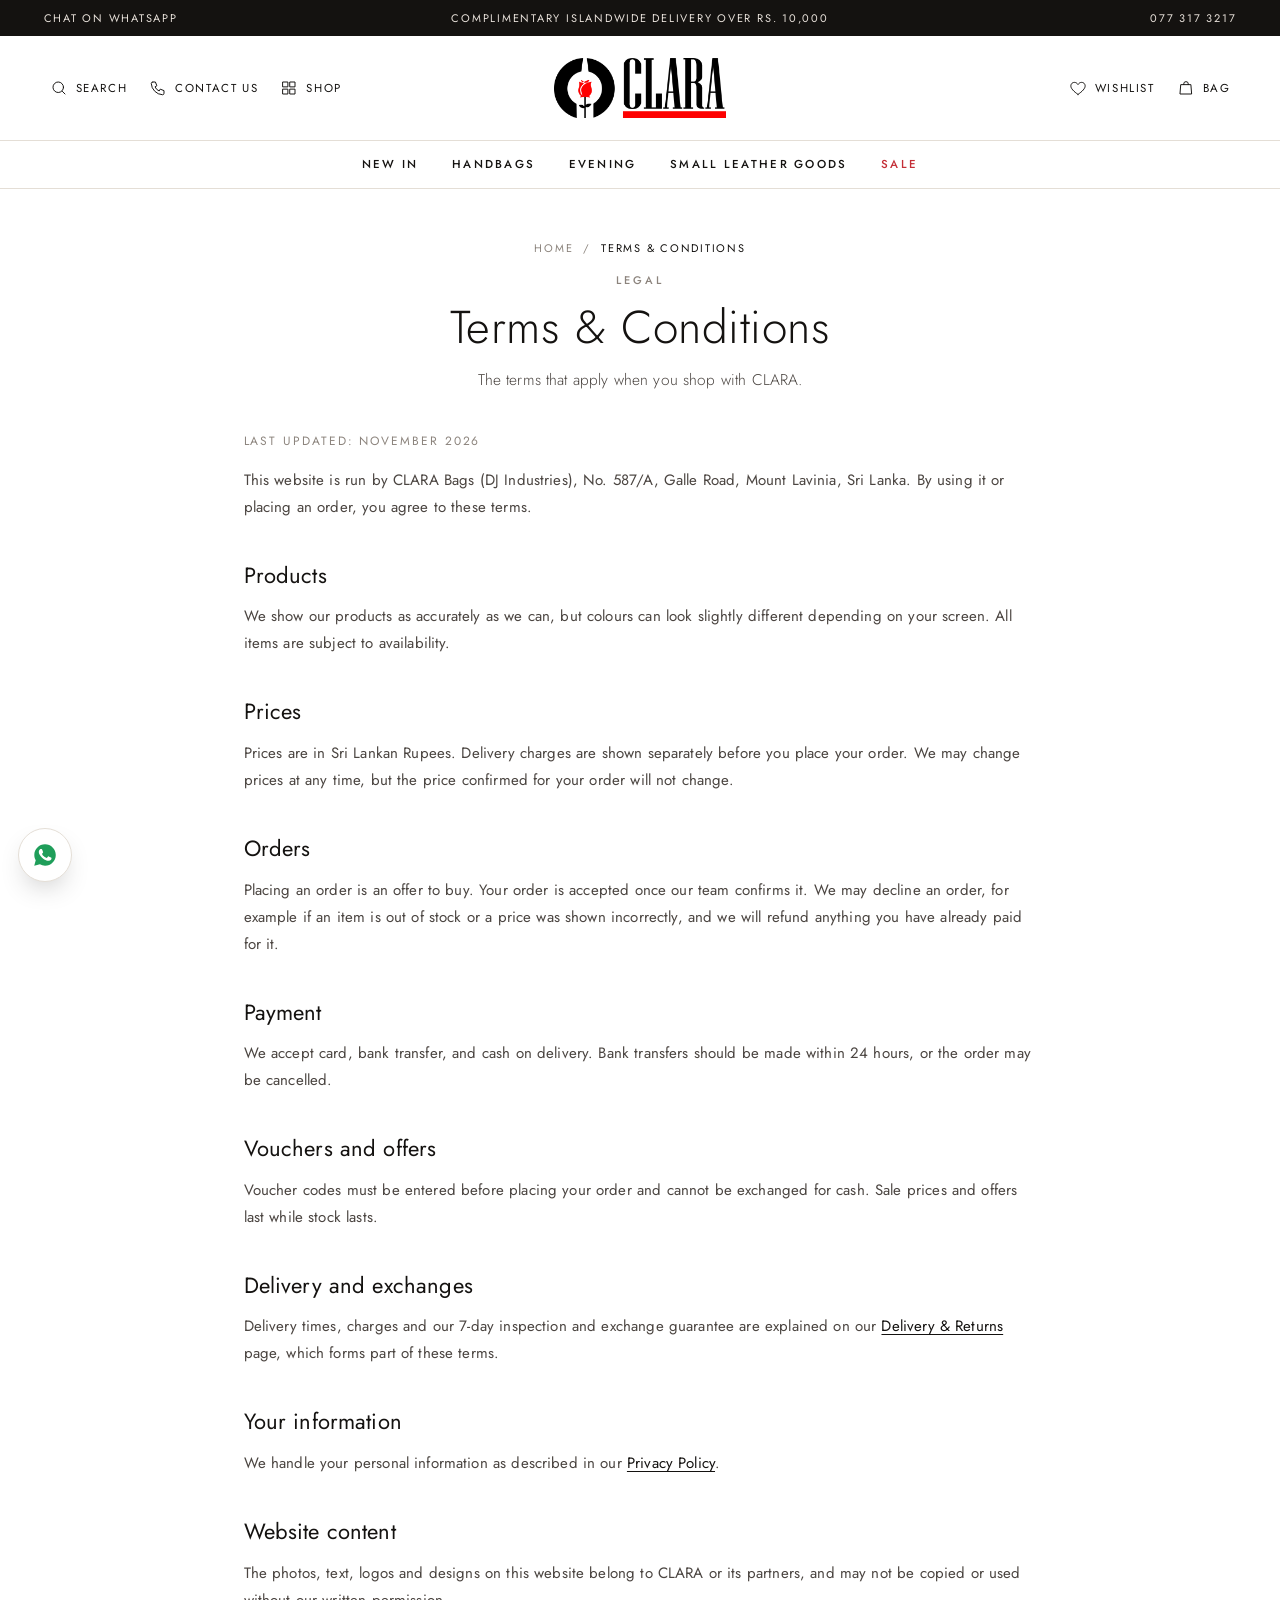
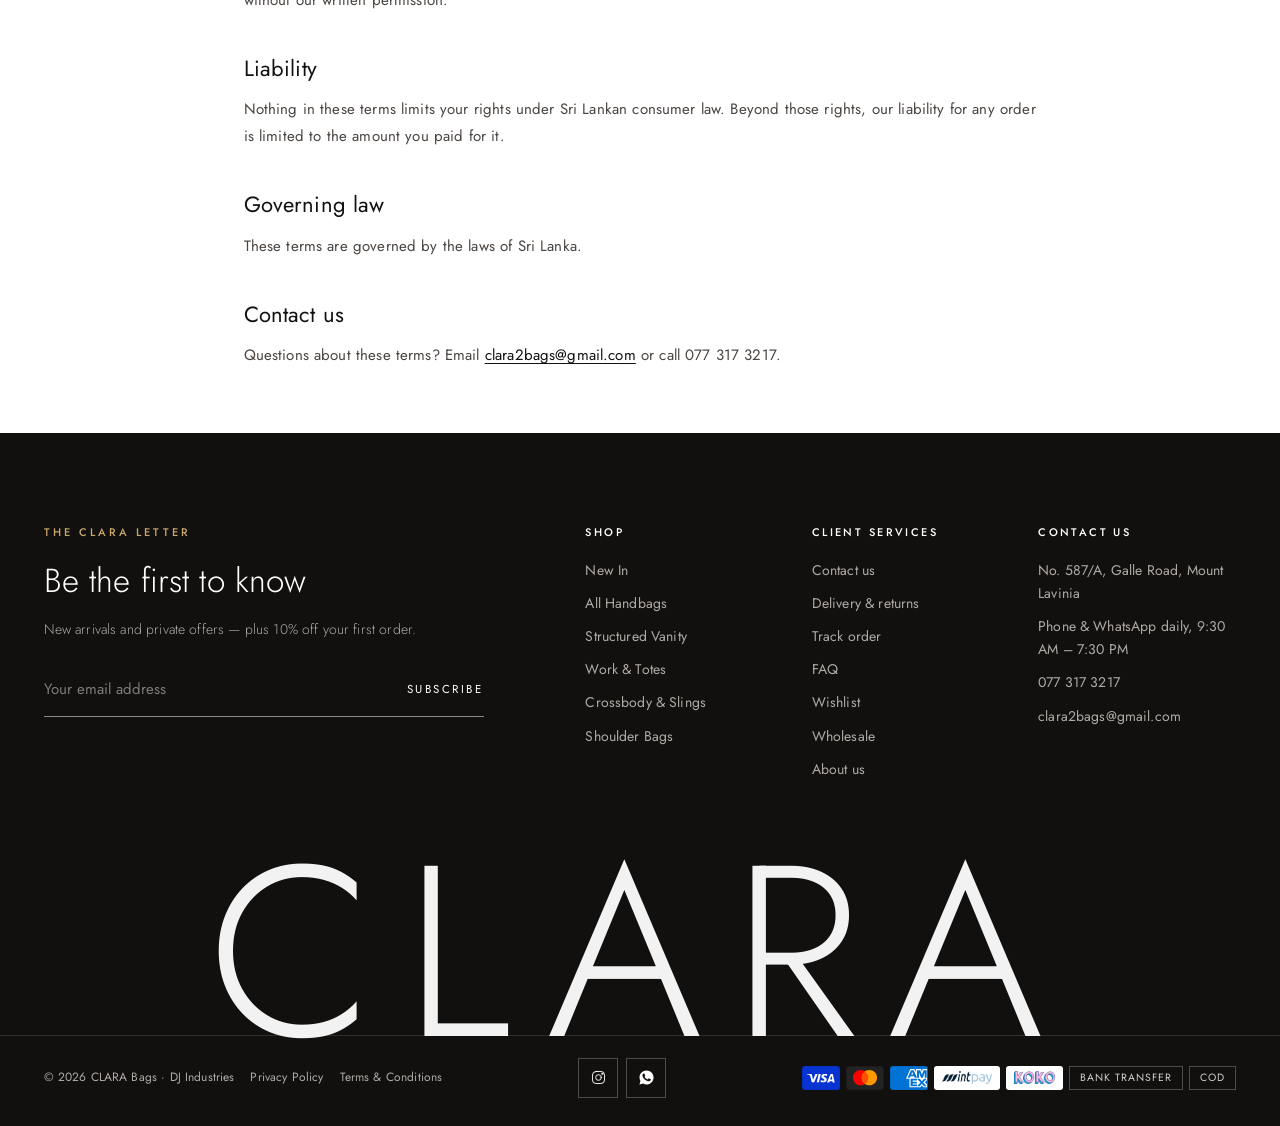
<file: terms.html>
<!DOCTYPE html>
<html lang="en" class="no-js">
<head>
  <meta charset="UTF-8">
  <meta name="viewport" content="width=device-width, initial-scale=1.0">
  <title>Terms & Conditions | CLARA Sri Lanka</title>
  <meta name="description" content="The terms that apply when you shop on the CLARA website.">
  <meta name="theme-color" content="#FFFFFF">
  <link rel="icon" type="image/png" href="assets/favicon.png">
  <link rel="preconnect" href="https://fonts.googleapis.com">
  <link rel="preconnect" href="https://fonts.gstatic.com" crossorigin>
  <link rel="stylesheet" href="https://fonts.googleapis.com/css2?family=Jost:wght@300;400;500&display=swap">
  <link rel="stylesheet" href="css/main.css">
  <script src="js/products-data.js"></script>
  <script src="js/store.js"></script>
  <script src="js/layout.js"></script>
</head>
<body data-page="terms">
  <script>Clara.header();</script>

  <main id="main">
    <section class="container page-head">
      <nav class="crumbs" aria-label="Breadcrumb"><a href="index.html">Home</a><span class="sep"></span><span class="cur">Terms &amp; Conditions</span></nav>
      <span class="kicker">Legal</span>
      <h1 class="title-lg">Terms &amp; <i>Conditions</i></h1>
      <p>The terms that apply when you shop with CLARA.</p>
    </section>
    <section class="section-sm" style="padding-top:0">
      <div class="container narrow doc">

        <p class="doc__date">Last updated: November 2026</p>
        <p>This website is run by CLARA Bags (DJ Industries), No. 587/A, Galle Road, Mount Lavinia, Sri Lanka. By using it or placing an order, you agree to these terms.</p>

        <h2>Products</h2>
        <p>We show our products as accurately as we can, but colours can look slightly different depending on your screen. All items are subject to availability.</p>

        <h2>Prices</h2>
        <p>Prices are in Sri Lankan Rupees. Delivery charges are shown separately before you place your order. We may change prices at any time, but the price confirmed for your order will not change.</p>

        <h2>Orders</h2>
        <p>Placing an order is an offer to buy. Your order is accepted once our team confirms it. We may decline an order, for example if an item is out of stock or a price was shown incorrectly, and we will refund anything you have already paid for it.</p>

        <h2>Payment</h2>
        <p>We accept card, bank transfer, and cash on delivery. Bank transfers should be made within 24 hours, or the order may be cancelled.</p>

        <h2>Vouchers and offers</h2>
        <p>Voucher codes must be entered before placing your order and cannot be exchanged for cash. Sale prices and offers last while stock lasts.</p>

        <h2>Delivery and exchanges</h2>
        <p>Delivery times, charges and our 7-day inspection and exchange guarantee are explained on our <a href="delivery.html">Delivery &amp; Returns</a> page, which forms part of these terms.</p>

        <h2>Your information</h2>
        <p>We handle your personal information as described in our <a href="privacy-policy.html">Privacy Policy</a>.</p>

        <h2>Website content</h2>
        <p>The photos, text, logos and designs on this website belong to CLARA or its partners, and may not be copied or used without our written permission.</p>

        <h2>Liability</h2>
        <p>Nothing in these terms limits your rights under Sri Lankan consumer law. Beyond those rights, our liability for any order is limited to the amount you paid for it.</p>

        <h2>Governing law</h2>
        <p>These terms are governed by the laws of Sri Lanka.</p>

        <h2>Contact us</h2>
        <p>Questions about these terms? Email <a href="mailto:clara2bags@gmail.com">clara2bags@gmail.com</a> or call 077 317 3217.</p>
      </div>
    </section>
  </main>

  <script>Clara.footer();</script>
</body>
</html>
</file>
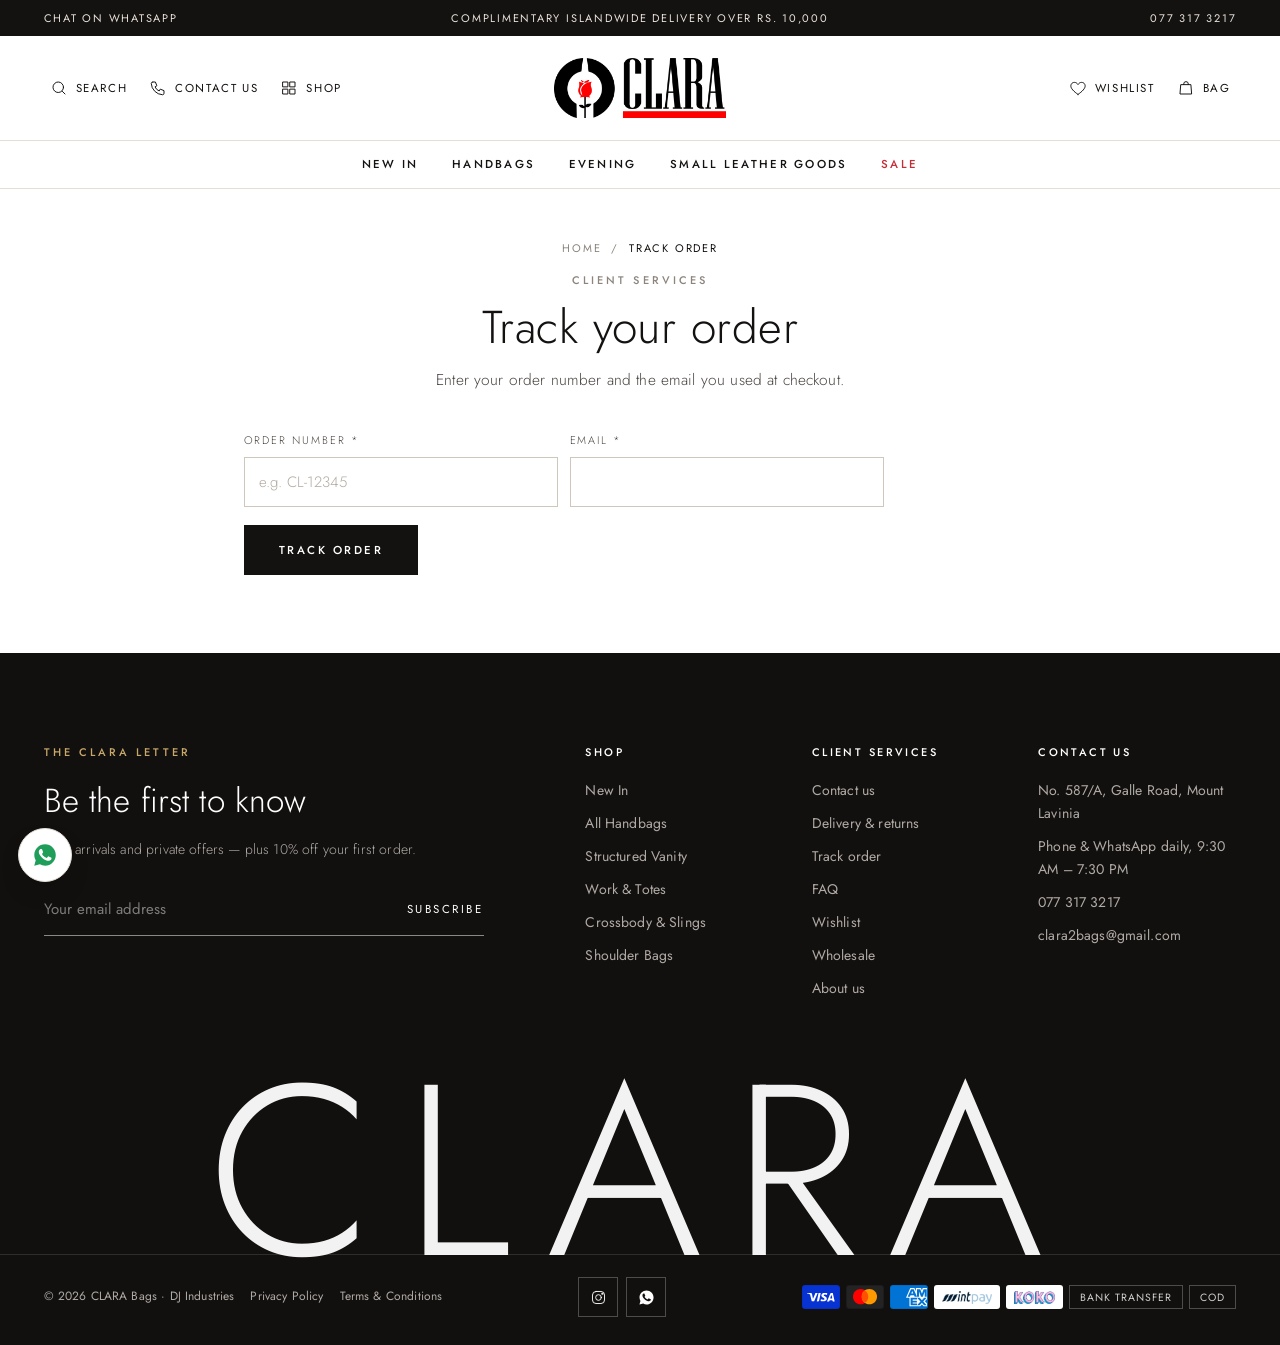
<file: track-order.html>
<!DOCTYPE html>
<html lang="en" class="no-js">
<head>
  <meta charset="UTF-8">
  <meta name="viewport" content="width=device-width, initial-scale=1.0">
  <title>Track Order | CLARA Sri Lanka</title>
  <meta name="description" content="Check the status of your CLARA order with your order number and email address.">
  <meta name="theme-color" content="#FFFFFF">
  <link rel="icon" type="image/png" href="assets/favicon.png">
  <link rel="preconnect" href="https://fonts.googleapis.com">
  <link rel="preconnect" href="https://fonts.gstatic.com" crossorigin>
  <link rel="stylesheet" href="https://fonts.googleapis.com/css2?family=Jost:wght@300;400;500&display=swap">
  <link rel="stylesheet" href="css/main.css">
  <script src="js/products-data.js"></script>
  <script src="js/store.js"></script>
  <script src="js/layout.js"></script>
</head>
<body data-page="track">
  <script>Clara.header();</script>

  <main id="main">
    <section class="container page-head">
      <nav class="crumbs" aria-label="Breadcrumb"><a href="index.html">Home</a><span class="sep"></span><span class="cur">Track Order</span></nav>
      <span class="kicker">Client services</span>
      <h1 class="title-lg">Track your <i>order</i></h1>
      <p>Enter your order number and the email you used at checkout.</p>
    </section>
    <section class="section-sm" style="padding-top:0">
      <div class="container narrow doc">
        <form id="trackForm" class="track" onsubmit="trackOrder(event)">
          <div class="fgrid">
            <div class="fld c3"><label for="trackNo">Order number *</label><input class="input" id="trackNo" type="text" required placeholder="e.g. CL-12345" autocomplete="off"></div>
            <div class="fld c3"><label for="trackEmail">Email *</label><input class="input" id="trackEmail" type="email" required autocomplete="email"></div>
          </div>
          <button type="submit" class="btn" style="margin-top:18px">Track order</button>
        </form>
        <div id="trackResult" aria-live="polite"></div>
      </div>
    </section>
  </main>

  <script>Clara.footer();</script>

  <script>
    function trackOrder(event) {
      event.preventDefault();
      const e = Clara.escapeHtml;
      const no = document.getElementById("trackNo").value.trim().replace(/^#/, "").toUpperCase();
      const email = document.getElementById("trackEmail").value.trim().toLowerCase();
      const order = getLastOrder();
      const out = document.getElementById("trackResult");

      if (!order || order.orderNumber.toUpperCase() !== no || order.customer.email.toLowerCase() !== email) {
        const wa = Clara.waLink(`Hello CLARA, please can you check on order #${no}?`);
        out.innerHTML = `<div class="notice">${Clara.icon("search")}<div><h4>We couldn't find that order here</h4><p>Check your order number and email, or send us the number on WhatsApp and we'll check it for you.</p><a class="btn btn-outline btn-sm" style="margin-top:14px" target="_blank" rel="noopener" href="${wa}">${Clara.icon("whatsapp")}Ask on WhatsApp</a></div></div>`;
        return;
      }

      out.innerHTML = `
        <div class="omt">
          <div><small>Order</small><span>#${e(order.orderNumber)}</span></div>
          <div><small>Date</small><span>${e(order.orderDate)}</span></div>
          <div><small>Total</small><span>${formatLKR(order.grandTotal)}</span></div>
          <div><small>Status</small><span>${e(order.status)}</span></div>
        </div>
        <div class="box">
          <h3>Items</h3>
          <div class="lines">${order.items.map(i => `
            <div class="line"><div class="th"><img src="${i.image}" alt="${e(i.name)}"><em>${i.quantity}</em></div><div>${e(i.name)}<small>${e(i.color)} · ${e(i.sku)}</small></div><span>${formatLKR(i.price * i.quantity)}</span></div>`).join("")}
          </div>
        </div>
        <div class="box"><h3>Delivery</h3><p>${e(order.shippingMethod.name)}</p><p class="small" style="margin-top:8px">Our team will contact you on ${e(order.customer.phone)} to confirm dispatch.</p></div>`;
    }
  </script>
</body>
</html>
</file>
<file: css/main.css>
/* ==========================================================================
   CLARA — Maison design system
   Traditional luxury e-commerce: white space, Didone headlines, quiet black
   interface, square edges, hairline rules, wine as the single accent.
   Fonts (Bodoni Moda + Jost) are loaded with <link> tags in each page head.
   ========================================================================== */

:root {
  --white: #FFFFFF;
  --paper: #F8F5F1;
  --stone: #EFEAE3;
  --line: #E4DED6;
  --line-dark: #CFC7BD;
  --ink: #141210;
  --ink-2: #4B4541;
  --muted: #8C847D;
  --wine: #7A1B24;
  --wine-deep: #5C121A;
  --rose: #C42E37;
  --gold: #A88B5A;
  --success: #2E6B4C;

  --serif: "Jost", "Futura", "Helvetica Neue", Arial, sans-serif;
  --sans: "Jost", "Futura", "Helvetica Neue", Arial, sans-serif;

  --container: 1440px;
  --gutter: clamp(16px, 3.4vw, 48px);
  --ease: cubic-bezier(.25, .8, .25, 1);
  --header-h: 188px;   /* full header (top bar + masthead + nav) */
  --header-c: 64px;    /* compact header shown once the page is scrolled */
  --top: var(--header-h);
}
html.hdr-compact { --top: var(--header-c); }

/* ---------- Base ---------- */
*, *::before, *::after { box-sizing: border-box; }
html { -webkit-text-size-adjust: 100%; scroll-behavior: smooth; }
body {
  margin: 0; background: var(--white); color: var(--ink);
  font-family: var(--sans); font-size: 15px; font-weight: 400; line-height: 1.65; letter-spacing: .01em;
  -webkit-font-smoothing: antialiased; -moz-osx-font-smoothing: grayscale; overflow-x: hidden;
}
body.no-scroll { overflow: hidden; }
img { display: block; max-width: 100%; height: auto; }
a { color: inherit; text-decoration: none; }
button { font: inherit; color: inherit; background: none; border: 0; padding: 0; cursor: pointer; }
input, select, textarea { font: inherit; color: inherit; }
h1, h2, h3, h4, h5, p { margin: 0; font-weight: 400; }
ul { margin: 0; padding: 0; list-style: none; }
::selection { background: var(--wine); color: #fff; }
:focus-visible { outline: 1px solid var(--ink); outline-offset: 3px; }

.container { width: 100%; max-width: var(--container); margin: 0 auto; padding-left: var(--gutter); padding-right: var(--gutter); }
.narrow { max-width: 880px; }
.hidden { display: none !important; }
.visually-hidden { position: absolute !important; width: 1px; height: 1px; overflow: hidden; clip: rect(0 0 0 0); white-space: nowrap; }
.center { text-align: center; }

/* ---------- Type ---------- */
.kicker { display: block; font-size: 11px; font-weight: 500; letter-spacing: .28em; text-transform: uppercase; color: var(--muted); }
.kicker.light { color: rgba(255,255,255,.85); }
.title-xl { font-family: var(--serif); font-weight: 400; font-size: clamp(2.6rem, 6vw, 5.4rem); line-height: 1.02; letter-spacing: -.01em; }
.title-lg { font-family: var(--serif); font-weight: 400; font-size: clamp(2rem, 3.6vw, 3.2rem); line-height: 1.08; }
.title-md { font-family: var(--serif); font-weight: 400; font-size: clamp(1.6rem, 2.4vw, 2.2rem); line-height: 1.15; }
.title-xl i, .title-lg i, .title-md i { font-style: italic; }
.body-lg { font-size: 16.5px; line-height: 1.8; color: var(--ink-2); font-weight: 300; }
.muted { color: var(--muted); }
.small { font-size: 13px; color: var(--muted); }

.section { padding: clamp(64px, 8vw, 120px) 0; }
.section-sm { padding: clamp(40px, 5vw, 72px) 0; }
.bg-paper { background: var(--paper); }
.bg-ink { background: var(--ink); color: #EDE7E1; }

.sec-head { display: flex; align-items: flex-end; justify-content: space-between; gap: 24px; margin-bottom: clamp(28px, 3.4vw, 48px); flex-wrap: wrap; }
.sec-head .title-lg { margin-top: 10px; }
.sec-head.centered { flex-direction: column; align-items: center; text-align: center; }
.sec-head__tools { display: flex; align-items: center; gap: 22px; }

/* ---------- Buttons & links ---------- */
.btn {
  display: inline-flex; align-items: center; justify-content: center; gap: 10px;
  min-height: 50px; padding: 0 34px; border: 1px solid var(--ink); background: var(--ink); color: #fff;
  font-size: 11.5px; font-weight: 500; letter-spacing: .22em; text-transform: uppercase; white-space: nowrap;
  transition: background .3s var(--ease), color .3s var(--ease), border-color .3s var(--ease);
}
.btn:hover { background: var(--wine); border-color: var(--wine); }
.btn .ic { width: 16px; height: 16px; }
.btn-outline { background: transparent; color: var(--ink); }
.btn-outline:hover { background: var(--ink); color: #fff; border-color: var(--ink); }
.btn-white { background: #fff; color: var(--ink); border-color: #fff; }
.btn-white:hover { background: transparent; color: #fff; border-color: #fff; }
.btn-ghost-white { background: transparent; color: #fff; border-color: rgba(255,255,255,.7); }
.btn-ghost-white:hover { background: #fff; color: var(--ink); border-color: #fff; }
.btn-wine { background: var(--wine); border-color: var(--wine); }
.btn-wine:hover { background: var(--wine-deep); border-color: var(--wine-deep); }
.btn-block { width: 100%; }
.btn-sm { min-height: 40px; padding: 0 18px; font-size: 10.5px; }
.btn[disabled] { opacity: .5; pointer-events: none; }
/* Aliases used by store.js */
.btn-dark { }
.btn-rose { background: var(--ink); border-color: var(--ink); }
.btn-rose:hover { background: var(--wine); border-color: var(--wine); }

.link {
  display: inline-flex; align-items: center; gap: 8px; padding-bottom: 4px;
  font-size: 11.5px; font-weight: 500; letter-spacing: .22em; text-transform: uppercase;
  border-bottom: 1px solid currentColor; transition: opacity .25s;
}
.link:hover { opacity: .6; }
.link-plain { text-decoration: underline; text-underline-offset: 4px; text-decoration-thickness: 1px; }
.link-plain:hover { color: var(--wine); }

.ic { width: 20px; height: 20px; flex-shrink: 0; fill: none; stroke: currentColor; stroke-width: 1.3; stroke-linecap: round; stroke-linejoin: round; }
[data-icon] { display: inline-flex; }

/* ==========================================================================
   HEADER
   ========================================================================== */
.topbar { background: var(--ink); color: #E9E2DB; font-size: 11px; letter-spacing: .16em; text-transform: uppercase; }
.topbar__inner { display: grid; grid-template-columns: 1fr auto 1fr; align-items: center; height: 38px; gap: 16px; }
.topbar__left, .topbar__right { display: flex; gap: 22px; white-space: nowrap; }
.topbar__right { justify-content: flex-end; }
.topbar a:hover { color: #fff; text-decoration: underline; text-underline-offset: 3px; }
.topbar__msgs { position: relative; height: 38px; min-width: 520px; overflow: hidden; text-align: center; }
.topbar__msgs span { position: absolute; inset: 0; display: flex; align-items: center; justify-content: center; opacity: 0; transform: translateY(8px); transition: opacity .6s, transform .6s; white-space: nowrap; }
.topbar__msgs span.is-active { opacity: 1; transform: none; }

.site-header { position: sticky; top: 0; z-index: 60; background: #fff; border-bottom: 1px solid var(--line); transition: box-shadow .3s; }
.site-header.is-scrolled { box-shadow: 0 6px 24px -18px rgba(0,0,0,.35); }

.search-inline { display: flex; align-items: center; gap: 10px; border-bottom: 1px solid var(--line-dark); width: 220px; padding: 6px 0; }
.search-inline .ic { width: 17px; height: 17px; color: var(--ink-2); }
.search-inline input { border: 0; outline: none; background: transparent; width: 100%; font-size: 13px; letter-spacing: .04em; }
.search-inline input::placeholder { color: var(--muted); }

.logo { display: inline-flex; flex-direction: column; align-items: center; gap: 4px; line-height: 1; }
.logo__row { display: inline-flex; align-items: center; gap: 12px; }
.logo__rose { width: 30px; height: 30px; transition: width .35s var(--ease), height .35s var(--ease); }
.logo__name { font-family: var(--serif); font-weight: 400; font-size: 40px; letter-spacing: .34em; margin-right: -.34em; color: var(--ink); transition: font-size .35s var(--ease); }
.logo__tag { font-size: 9.5px; letter-spacing: .5em; margin-right: -.5em; text-transform: uppercase; color: var(--muted); transition: opacity .3s, height .3s; }
.site-header.is-scrolled .logo__name { font-size: 30px; }
.site-header.is-scrolled .logo__rose { width: 24px; height: 24px; }
.site-header.is-scrolled .logo__tag { opacity: 0; height: 0; }

.hbtn { position: relative; display: inline-flex; align-items: center; gap: 8px; height: 40px; padding: 0 10px; font-size: 11.5px; letter-spacing: .16em; text-transform: uppercase; transition: color .2s; }
.hbtn:hover { color: var(--wine); }
.hbtn .ic { width: 20px; height: 20px; }
.hbtn .count { font-size: 11px; letter-spacing: 0; }
.hbtn .count::before { content: "("; } .hbtn .count::after { content: ")"; }
.hbtn-icon-only { display: none; }

/* Primary nav */
.primary-nav { display: flex; justify-content: center; gap: clamp(18px, 2.6vw, 40px); }
.primary-nav > li > a, .primary-nav > li > button {
  position: relative; display: inline-flex; align-items: center; height: 46px;
  font-size: 11.5px; font-weight: 500; letter-spacing: .2em; text-transform: uppercase;
}
.primary-nav > li > a::after, .primary-nav > li > button::after {
  content: ""; position: absolute; left: 0; right: 0; bottom: 10px; height: 1px; background: var(--ink);
  transform: scaleX(0); transition: transform .35s var(--ease);
}
.primary-nav > li:hover > a::after, .primary-nav > li > a.is-active::after, .primary-nav > li:focus-within > a::after { transform: scaleX(1); }
.primary-nav .is-sale, .menu__list .is-sale { color: var(--rose); }

.mega { position: absolute; left: 0; right: 0; top: 100%; background: #fff; border-top: 1px solid var(--line); border-bottom: 1px solid var(--line); opacity: 0; visibility: hidden; transition: opacity .25s, visibility .25s; }
.primary-nav > li:hover .mega, .primary-nav > li:focus-within .mega { opacity: 1; visibility: visible; }
.mega__inner { display: grid; grid-template-columns: repeat(3, 1fr) 2fr; gap: 40px; padding-top: 36px; padding-bottom: 44px; }
.mega h6 { margin: 0 0 16px; font-size: 11px; font-weight: 500; letter-spacing: .22em; text-transform: uppercase; color: var(--muted); }
.mega li + li { margin-top: 10px; }
.mega li a { font-size: 14px; letter-spacing: .02em; }
.mega li a:hover { text-decoration: underline; text-underline-offset: 4px; }
.mega__feature { display: grid; grid-template-columns: 1fr 1fr; gap: 16px; }
.mega__feature a { display: grid; gap: 10px; }
.mega__feature .img { aspect-ratio: 4/5; overflow: hidden; background: var(--stone); }
.mega__feature img { width: 100%; height: 100%; object-fit: cover; transition: transform 1s var(--ease); }
.mega__feature a:hover img { transform: scale(1.04); }
.mega__feature span { font-size: 11px; letter-spacing: .22em; text-transform: uppercase; }

/* Mobile menu */
.menu-btn { display: none; }
.mnav { position: fixed; inset: 0; z-index: 90; pointer-events: none; }
.mnav__scrim { position: absolute; inset: 0; background: rgba(0,0,0,.4); opacity: 0; transition: opacity .3s; }
.mnav__panel { position: absolute; top: 0; left: 0; bottom: 0; width: min(400px, 88vw); background: #fff; transform: translateX(-100%); transition: transform .4s var(--ease); display: flex; flex-direction: column; overflow-y: auto; }
.mnav.is-open { pointer-events: auto; }
.mnav.is-open .mnav__scrim { opacity: 1; }
.mnav.is-open .mnav__panel { transform: none; }
.mnav__head { display: flex; justify-content: space-between; align-items: center; padding: 14px 18px; border-bottom: 1px solid var(--line); }
.mnav__links a { display: flex; justify-content: space-between; align-items: center; padding: 17px 20px; border-bottom: 1px solid var(--line); font-size: 12.5px; letter-spacing: .2em; text-transform: uppercase; }
.mnav__links a .ic { width: 16px; height: 16px; color: var(--muted); }
.mnav__foot { margin-top: auto; padding: 22px 20px; background: var(--paper); font-size: 13px; color: var(--ink-2); display: grid; gap: 6px; }

/* Search overlay */
.search-ov { position: fixed; inset: 0; z-index: 95; background: rgba(255,255,255,.98); display: flex; flex-direction: column; align-items: center; padding: 16vh var(--gutter) 40px; opacity: 0; visibility: hidden; transition: opacity .3s, visibility .3s; }
.search-ov.is-open { opacity: 1; visibility: visible; }
.search-ov form { width: 100%; max-width: 760px; display: flex; gap: 14px; align-items: center; border-bottom: 1px solid var(--ink); padding-bottom: 14px; }
.search-ov input { flex: 1; min-width: 0; border: 0; outline: none; background: transparent; font-family: var(--serif); font-size: clamp(26px, 4.4vw, 44px); }
.search-ov .close { position: absolute; top: 18px; right: 18px; }
.search-ov__tags { margin-top: 26px; display: flex; gap: 10px; flex-wrap: wrap; justify-content: center; max-width: 760px; }
.tag { display: inline-flex; align-items: center; height: 36px; padding: 0 16px; border: 1px solid var(--line-dark); font-size: 11px; letter-spacing: .16em; text-transform: uppercase; transition: border-color .2s, background .2s, color .2s; }
.tag:hover { border-color: var(--ink); }
.tag.is-active { background: var(--ink); border-color: var(--ink); color: #fff; }

/* Checkout header */
.co-header { border-bottom: 1px solid var(--line); background: #fff; }
.co-header__inner { display: grid; grid-template-columns: 1fr auto 1fr; align-items: center; height: 92px; }
.co-header__inner .secure { justify-self: end; display: inline-flex; align-items: center; gap: 8px; font-size: 11px; letter-spacing: .2em; text-transform: uppercase; color: var(--ink-2); }
.co-header__inner .back { font-size: 11px; letter-spacing: .2em; text-transform: uppercase; display: inline-flex; gap: 8px; align-items: center; }
.co-header .logo__name { font-size: 32px; }

/* ==========================================================================
   HOME
   ========================================================================== */
.hero { position: relative; height: min(88vh, 860px); min-height: 520px; overflow: hidden; color: #fff; background: var(--stone); }
.hero > img { position: absolute; inset: 0; width: 100%; height: 100%; object-fit: cover; object-position: 50% 22%; animation: slowZoom 18s var(--ease) both; }
@keyframes slowZoom { from { transform: scale(1.08); } to { transform: scale(1); } }
.hero::after { content: ""; position: absolute; inset: 0; background: linear-gradient(90deg, rgba(10,8,7,.55) 0%, rgba(10,8,7,.2) 45%, rgba(10,8,7,0) 70%), linear-gradient(0deg, rgba(10,8,7,.45) 0%, rgba(10,8,7,0) 45%); }
.hero__content { position: relative; z-index: 2; height: 100%; display: flex; flex-direction: column; justify-content: flex-end; padding-bottom: clamp(48px, 8vw, 110px); }
.hero__content .title-xl { margin: 16px 0 18px; max-width: 760px; }
.hero__content p { max-width: 460px; font-size: 16px; line-height: 1.75; color: rgba(255,255,255,.88); font-weight: 300; }
.hero__actions { display: flex; gap: 14px; margin-top: 32px; flex-wrap: wrap; }

.statement { text-align: center; display: grid; justify-items: center; gap: 22px; }
.statement img { width: 34px; height: 34px; }
.statement p { font-family: var(--serif); font-size: clamp(1.4rem, 2.4vw, 2.1rem); line-height: 1.4; max-width: 900px; }
.statement p i { color: var(--wine); }

.tiles { display: grid; grid-template-columns: repeat(4, 1fr); gap: clamp(10px, 1.4vw, 20px); }
.tile { display: grid; gap: 16px; }
.tile__img { position: relative; aspect-ratio: 3/4; overflow: hidden; background: var(--stone); }
.tile__img img { width: 100%; height: 100%; object-fit: cover; transition: transform 1.2s var(--ease); }
.tile:hover .tile__img img { transform: scale(1.05); }
.tile__label { display: flex; justify-content: space-between; align-items: baseline; gap: 10px; }
.tile__label h3 { font-family: var(--serif); font-size: 21px; }
.tile__label span { font-size: 11px; letter-spacing: .2em; text-transform: uppercase; border-bottom: 1px solid currentColor; padding-bottom: 2px; }

/* Carousel */
.carousel { position: relative; }
.carousel__track { display: grid; grid-auto-flow: column; grid-auto-columns: calc((100% - 3 * 20px) / 4); gap: 20px; overflow-x: auto; scroll-snap-type: x mandatory; scrollbar-width: none; padding-bottom: 6px; }
.carousel__track::-webkit-scrollbar { display: none; }
.carousel__track > * { scroll-snap-align: start; }
.arrows { display: flex; gap: 8px; }
.arrow { width: 44px; height: 44px; border: 1px solid var(--line-dark); display: grid; place-items: center; transition: border-color .2s, background .2s, color .2s; }
.arrow:hover { border-color: var(--ink); background: var(--ink); color: #fff; }
.arrow .ic { width: 18px; height: 18px; }
.progress { margin-top: 26px; height: 1px; background: var(--line); position: relative; }
.progress i { position: absolute; left: 0; top: -1px; height: 3px; background: var(--ink); width: 25%; transition: left .3s var(--ease), width .3s var(--ease); }

/* Split editorial */
.split { display: grid; grid-template-columns: 1fr 1fr; min-height: 640px; }
.split__img { position: relative; overflow: hidden; background: var(--stone); min-height: 420px; }
.split__img img { position: absolute; inset: 0; width: 100%; height: 100%; object-fit: cover; }
.split__body { display: flex; flex-direction: column; justify-content: center; padding: clamp(40px, 7vw, 120px); gap: 20px; background: var(--paper); }
.split__body .title-lg { margin-top: 2px; }
.split.reverse .split__img { order: 2; }
.specs { border-top: 1px solid var(--line); margin: 8px 0; }
.specs div { display: grid; grid-template-columns: 120px 1fr; gap: 16px; padding: 13px 0; border-bottom: 1px solid var(--line); font-size: 14px; }
.specs dt { font-size: 11px; letter-spacing: .2em; text-transform: uppercase; color: var(--muted); padding-top: 2px; }
.specs dd { margin: 0; }
.dots { display: inline-flex; gap: 8px; vertical-align: middle; }
.dots i { width: 16px; height: 16px; border-radius: 50%; box-shadow: inset 0 0 0 1px rgba(0,0,0,.18); }
.price-line { display: flex; align-items: baseline; gap: 12px; font-size: 18px; }
.price-line s { color: var(--muted); font-size: 14px; }

/* Campaign banner */
.campaign { position: relative; min-height: min(78vh, 720px); color: #fff; overflow: hidden; display: flex; align-items: center; background: var(--ink); }
.campaign > img { position: absolute; inset: 0; width: 100%; height: 100%; object-fit: cover; }
.campaign::after { content: ""; position: absolute; inset: 0; background: linear-gradient(90deg, rgba(10,8,7,.62) 0%, rgba(10,8,7,.25) 50%, rgba(10,8,7,.05) 100%); }
.campaign.right::after { background: linear-gradient(270deg, rgba(10,8,7,.62) 0%, rgba(10,8,7,.25) 50%, rgba(10,8,7,.05) 100%); }
.campaign__body { position: relative; z-index: 2; max-width: 520px; display: grid; gap: 18px; }
.campaign.right .campaign__body { margin-left: auto; }
.campaign__body p { color: rgba(255,255,255,.86); font-weight: 300; font-size: 16px; line-height: 1.75; }

.duo { display: grid; grid-template-columns: 1fr 1fr; gap: clamp(10px, 1.4vw, 20px); }
.duo a { position: relative; display: block; aspect-ratio: 4/5; overflow: hidden; color: #fff; background: var(--stone); }
.duo img { width: 100%; height: 100%; object-fit: cover; transition: transform 1.2s var(--ease); }
.duo a:hover img { transform: scale(1.04); }
.duo a::after { content: ""; position: absolute; inset: 0; background: linear-gradient(0deg, rgba(10,8,7,.55), rgba(10,8,7,0) 50%); }
.duo .cap { position: absolute; left: clamp(20px, 3vw, 40px); bottom: clamp(20px, 3vw, 40px); z-index: 2; display: grid; gap: 12px; }
.duo .cap h3 { font-family: var(--serif); font-size: clamp(28px, 3vw, 40px); }

.services { display: grid; grid-template-columns: repeat(4, 1fr); }
.service { padding: 40px 28px; text-align: center; display: grid; justify-items: center; gap: 12px; }
.service + .service { border-left: 1px solid var(--line); }
.service .ic { width: 28px; height: 28px; stroke-width: 1.1; }
.service h4 { font-size: 12px; letter-spacing: .22em; text-transform: uppercase; font-weight: 500; }
.service p { font-size: 13.5px; color: var(--muted); max-width: 240px; }

.visit { display: grid; grid-template-columns: 5fr 7fr; gap: clamp(32px, 6vw, 96px); align-items: center; }
.visit__body { display: grid; gap: 20px; }
.visit__rows { border-top: 1px solid var(--line); }
.visit__rows div { display: flex; gap: 14px; align-items: flex-start; padding: 14px 0; border-bottom: 1px solid var(--line); font-size: 14.5px; }
.visit__rows .ic { width: 18px; height: 18px; margin-top: 3px; color: var(--wine); }
.visit__media { display: grid; grid-template-columns: 1.2fr 1fr; gap: 16px; align-items: end; }
.visit__media .a { aspect-ratio: 4/5; overflow: hidden; background: var(--stone); }
.visit__media .a img { width: 100%; height: 100%; object-fit: cover; }
.visit__media .b img { width: 100%; box-shadow: 0 20px 40px -24px rgba(0,0,0,.4); }

.gram { display: grid; grid-template-columns: repeat(6, 1fr); gap: 4px; }
.gram a { position: relative; aspect-ratio: 1; overflow: hidden; background: var(--stone); }
.gram img { width: 100%; height: 100%; object-fit: cover; transition: transform 1s var(--ease), opacity .3s; }
.gram a:hover img { transform: scale(1.06); opacity: .85; }

/* ==========================================================================
   PRODUCT CARD
   ========================================================================== */
.grid { display: grid; grid-template-columns: repeat(4, 1fr); gap: 44px 20px; }
.grid.cols-3 { grid-template-columns: repeat(3, 1fr); }
.card { position: relative; display: flex; flex-direction: column; }
.card__media { position: relative; aspect-ratio: 3/4; overflow: hidden; background: var(--stone); }
.card__media > a { position: absolute; inset: 0; }
.card__media img { position: absolute; inset: 0; width: 100%; height: 100%; object-fit: cover; transition: opacity .6s var(--ease), transform 1.2s var(--ease); }
.card__media img.alt { opacity: 0; }
.card:hover .card__media img.alt { opacity: 1; }
.card:hover .card__media img { transform: scale(1.03); }
.card__flag { position: absolute; top: 14px; left: 14px; z-index: 2; font-size: 10px; letter-spacing: .22em; text-transform: uppercase; background: #fff; padding: 5px 9px; pointer-events: none; }
.card__flag.sale { background: var(--rose); color: #fff; }
.heart { position: absolute; top: 10px; right: 10px; z-index: 3; width: 38px; height: 38px; display: grid; place-items: center; color: var(--ink); transition: color .2s, transform .3s var(--ease); }
.heart:hover { color: var(--wine); transform: scale(1.1); }
.heart .ic { width: 19px; height: 19px; }
.heart.is-saved { color: var(--wine); }
.heart.is-saved .ic { fill: var(--wine); }
.heart.pop { animation: pop .4s var(--ease); }
@keyframes pop { 45% { transform: scale(1.3); } }
.card__quick { position: absolute; left: 0; right: 0; bottom: 0; z-index: 3; transform: translateY(100%); transition: transform .4s var(--ease); }
.card:hover .card__quick, .card:focus-within .card__quick { transform: none; }
.card__quick button { width: 100%; height: 48px; background: rgba(255,255,255,.96); font-size: 11px; letter-spacing: .22em; text-transform: uppercase; font-weight: 500; transition: background .2s, color .2s; }
.card__quick button:hover { background: var(--ink); color: #fff; }
.card__body { padding-top: 16px; display: grid; gap: 4px; }
.card__cat { font-size: 10.5px; letter-spacing: .22em; text-transform: uppercase; color: var(--muted); }
.card__name { font-size: 15px; font-weight: 400; letter-spacing: .02em; line-height: 1.4; }
.card__name a:hover { text-decoration: underline; text-underline-offset: 4px; }
.card__price { display: flex; gap: 10px; align-items: baseline; font-size: 14.5px; }
.card__price .now { color: var(--rose); }
.card__price s { color: var(--muted); font-size: 13px; }
.card__colors { display: flex; align-items: center; gap: 6px; margin-top: 6px; font-size: 12px; color: var(--muted); }
.card__colors i { width: 11px; height: 11px; border-radius: 50%; box-shadow: inset 0 0 0 1px rgba(0,0,0,.18); }

/* ==========================================================================
   PAGE HEADERS / BREADCRUMB
   ========================================================================== */
.crumbs { display: flex; gap: 10px; flex-wrap: wrap; font-size: 11px; letter-spacing: .16em; text-transform: uppercase; color: var(--muted); }
.crumbs a:hover { color: var(--ink); }
.crumbs .sep::before { content: "/"; }
.crumbs .cur { color: var(--ink); }
.page-head { padding-top: clamp(32px, 4vw, 56px); padding-bottom: clamp(28px, 3vw, 44px); text-align: center; display: grid; justify-items: center; gap: 14px; }
.page-head p { max-width: 620px; color: var(--ink-2); font-weight: 300; font-size: 15.5px; }
.page-banner { position: relative; height: 78vh; min-height: 480px; overflow: hidden; color: #fff; display: flex; align-items: center; justify-content: center; text-align: center; background: var(--ink); }
.page-banner > img { position: absolute; inset: 0; width: 100%; height: 100%; object-fit: cover; object-position: 50% 30%; }
.page-banner::after { content: ""; position: absolute; inset: 0; background: rgba(10,8,7,.38); }
.page-banner__body { position: relative; z-index: 2; display: grid; gap: 14px; justify-items: center; padding: 0 var(--gutter); }
.page-banner__body p { max-width: 560px; font-weight: 300; color: rgba(255,255,255,.9); }

.cat-links { display: flex; justify-content: safe center; gap: clamp(14px, 2.2vw, 30px); flex-wrap: nowrap; overflow-x: auto; scrollbar-width: none; border-bottom: 1px solid var(--line); }
.cat-links::-webkit-scrollbar { display: none; }
.cat-links a { position: relative; padding: 16px 0; font-size: 11.5px; letter-spacing: .2em; text-transform: uppercase; color: var(--ink-2); white-space: nowrap; }
.cat-links a.is-active, .cat-links a:hover { color: var(--ink); }
.cat-links a.is-active::after { content: ""; position: absolute; left: 0; right: 0; bottom: -1px; height: 2px; background: var(--ink); }

/* ==========================================================================
   SHOP
   ========================================================================== */
.shop { display: grid; grid-template-columns: 250px 1fr; gap: clamp(28px, 4vw, 56px); padding: 28px var(--side) clamp(64px, 8vw, 120px); align-items: start; }
.shop-head { padding: 22px var(--side) 0; }
.shop-head .crumbs { margin-bottom: 18px; }
.shop-head .shead { margin-bottom: 22px; }
.shead__count { flex-shrink: 0; margin-bottom: 6px; font-size: 12px; letter-spacing: .16em; text-transform: uppercase; color: var(--ink-2); }
.shop-tabs { justify-content: flex-start; gap: 8px; padding: 0 var(--side) 18px; border-bottom: 0; }
.shop-tabs a { display: inline-flex; align-items: center; height: 36px; padding: 0 16px; border: 1px solid var(--line-dark); font-size: 11px; letter-spacing: .16em; color: var(--ink); transition: border-color .2s, background .2s, color .2s; }
.shop-tabs a:hover { border-color: var(--ink); }
.shop-tabs a.is-active { background: var(--ink); border-color: var(--ink); color: #fff; }
.shop-tabs a.is-active::after { content: none; }
#catalogGrid { gap: 8px; }
.filters { position: sticky; top: calc(var(--top) + 16px); }
.filters__head { display: none; }
.fgroup { border-bottom: 1px solid var(--line); padding: 18px 0; }
.fgroup:first-child { border-top: 1px solid var(--line); }
.fgroup > button { width: 100%; display: flex; justify-content: space-between; align-items: center; font-size: 11.5px; letter-spacing: .22em; text-transform: uppercase; font-weight: 500; }
.fgroup > button .ic { width: 14px; height: 14px; transition: transform .3s; }
.fgroup.is-closed > button .ic { transform: rotate(-90deg); }
.fgroup.is-closed .fopts { display: none; }
.fopts { margin-top: 14px; display: grid; gap: 10px; }
.fopt { display: flex; align-items: center; gap: 12px; font-size: 14px; color: var(--ink-2); cursor: pointer; }
.fopt input { appearance: none; -webkit-appearance: none; width: 16px; height: 16px; border: 1px solid var(--line-dark); display: grid; place-items: center; margin: 0; flex-shrink: 0; cursor: pointer; }
.fopt input[type=radio] { border-radius: 50%; }
.fopt input:checked { border-color: var(--ink); background: var(--ink); box-shadow: inset 0 0 0 3px #fff; }
.fopt .n { margin-left: auto; font-size: 12px; color: var(--muted); }
.fopt .sw { width: 16px; height: 16px; border-radius: 50%; box-shadow: inset 0 0 0 1px rgba(0,0,0,.18); }
.fopt:hover { color: var(--ink); }
.clear-filters { margin-top: 18px; font-size: 11px; letter-spacing: .2em; text-transform: uppercase; text-decoration: underline; text-underline-offset: 4px; color: var(--ink-2); }

.toolbar { display: flex; justify-content: space-between; align-items: center; gap: 16px; padding-bottom: 18px; margin-bottom: 26px; border-bottom: 1px solid var(--line); flex-wrap: wrap; }
.toolbar__count { font-size: 12px; letter-spacing: .16em; text-transform: uppercase; color: var(--ink-2); }
.toolbar__right { display: flex; align-items: center; gap: 20px; }
.select { position: relative; display: inline-flex; align-items: center; gap: 8px; font-size: 12px; letter-spacing: .14em; text-transform: uppercase; }
.select select { appearance: none; -webkit-appearance: none; border: 0; background: transparent; font-size: 12px; letter-spacing: .1em; text-transform: uppercase; padding-right: 20px; cursor: pointer; outline: none; font-weight: 500; }
.select .ic { position: absolute; right: 0; width: 14px; height: 14px; pointer-events: none; }
.density { display: flex; gap: 6px; }
.density button { width: 30px; height: 30px; display: grid; place-items: center; color: var(--muted); }
.density button.is-active { color: var(--ink); }
.density svg { width: 18px; height: 18px; fill: currentColor; }
.filter-toggle { display: none; }
.active-filters { display: flex; gap: 8px; flex-wrap: wrap; margin: -10px 0 22px; }
.active-filters button { display: inline-flex; align-items: center; gap: 8px; height: 32px; padding: 0 12px; background: var(--paper); font-size: 12px; letter-spacing: .06em; }
.active-filters .ic { width: 12px; height: 12px; }

.empty { text-align: center; padding: 72px 16px; display: grid; justify-items: center; gap: 14px; }
.empty .ic { width: 34px; height: 34px; stroke-width: 1; color: var(--muted); }
.empty h3 { font-family: var(--serif); font-size: 28px; }
.empty p { color: var(--muted); max-width: 380px; }

/* ==========================================================================
   PRODUCT PAGE
   ========================================================================== */
.pdp { display: grid; grid-template-columns: 1.35fr 1fr; gap: clamp(32px, 5vw, 80px); align-items: start; padding-top: 20px; }
.pdp__info { position: sticky; top: calc(var(--top) + 24px); display: grid; gap: 22px; }
.pdp__colour-m { margin-top: 18px; }
.pdp__info h1 { font-family: var(--serif); font-size: clamp(30px, 2.8vw, 40px); line-height: 1.1; }
.pdp__meta { display: flex; justify-content: space-between; align-items: center; gap: 12px; }
.pdp__price { display: flex; gap: 14px; align-items: baseline; font-size: 20px; }
.pdp__price .now { color: var(--rose); }
.pdp__price s { color: var(--muted); font-size: 15px; }
.pdp__price .off { font-size: 11px; letter-spacing: .18em; text-transform: uppercase; color: var(--rose); }
.pdp__note { font-size: 13px; color: var(--muted); margin-top: -12px; }

/* Buy now, pay later (Mintpay / KOKO) */
.bnpl-logo { display: inline-block; width: auto; vertical-align: middle; transition: filter .2s, opacity .2s; }
.card__bnpl { font-size: 12px; color: var(--muted); line-height: 1.6; }
.bnpl-logos { display: inline-flex; gap: 4px; white-space: nowrap; vertical-align: middle; }
.card__bnpl .bnpl-logo { height: 13px; filter: grayscale(1); opacity: .65; }
.card__bnpl .bnpl-logo--mintpay { height: 11px; }
.card:hover .card__bnpl .bnpl-logo { filter: none; opacity: 1; }
.bnpl-box { display: grid; gap: 12px; padding: 16px 18px; border: 1px solid var(--line); font-size: 13.5px; }
.bnpl-box b { font-weight: 500; }
.bnpl-box ul { display: grid; gap: 8px; }
.bnpl-box li { display: grid; grid-template-columns: 72px 1fr; align-items: center; gap: 12px; color: var(--ink-2); font-size: 13px; }
.bnpl-box .bnpl-logo { height: 20px; width: auto; }
.bnpl-box .bnpl-logo--mintpay { height: 17px; }
.bnpl-how { justify-self: start; font-size: 11px; letter-spacing: .16em; text-transform: uppercase; text-decoration: underline; text-underline-offset: 4px; }
.bnpl-how:hover { color: var(--rose); }
.bnpl-dialog { width: min(440px, calc(100vw - 32px)); padding: 0; border: 0; color: var(--ink); }
.bnpl-dialog__body { position: relative; padding: 36px 32px 32px; }
.bnpl-dialog::backdrop { background: rgba(20,18,16,.5); }
.bnpl-dialog__logos { display: flex; align-items: center; gap: 16px; }
.bnpl-dialog__logos .bnpl-logo { height: 20px; width: auto; }
.bnpl-dialog__logos .bnpl-logo--mintpay { height: 17px; }
.bnpl-dialog h2 { margin: 10px 0 18px; font-weight: 300; font-size: 28px; line-height: 1.1; }
.bnpl-dialog ol { display: grid; gap: 10px; padding-left: 20px; list-style: decimal; font-size: 14px; color: var(--ink-2); }
.bnpl-dialog__close { position: absolute; top: 8px; right: 8px; }
.pdp__rating { display: flex; align-items: center; gap: 10px; font-size: 13px; color: var(--ink-2); }
.stars { display: inline-flex; gap: 2px; color: var(--ink); }
.stars .ic { width: 12px; height: 12px; fill: currentColor; stroke: none; }
.opt-head { display: flex; justify-content: space-between; font-size: 11.5px; letter-spacing: .2em; text-transform: uppercase; margin-bottom: 12px; }
.opt-head b { font-weight: 400; letter-spacing: .04em; text-transform: none; color: var(--ink-2); font-size: 14px; }
.swatch-row { display: flex; gap: 12px; flex-wrap: wrap; }
.swatch-row button { width: 34px; height: 34px; border-radius: 50%; position: relative; box-shadow: inset 0 0 0 1px rgba(0,0,0,.16); }
.swatch-row button::after { content: ""; position: absolute; inset: -5px; border-radius: 50%; border: 1px solid transparent; transition: border-color .2s; }
.swatch-row button.is-active::after, .swatch-row button:hover::after { border-color: var(--ink); }
.buy { display: grid; grid-template-columns: auto 1fr; gap: 10px; }
.qty { display: inline-flex; align-items: center; border: 1px solid var(--line-dark); height: 50px; background: #fff; }
.qty button { width: 42px; height: 100%; display: grid; place-items: center; }
.qty button:hover { color: var(--wine); }
.qty button .ic { width: 14px; height: 14px; }
.qty span, .qty input { width: 34px; text-align: center; font-size: 14px; border: 0; outline: none; background: transparent; -moz-appearance: textfield; }
.qty input::-webkit-outer-spin-button, .qty input::-webkit-inner-spin-button { -webkit-appearance: none; margin: 0; }
.qty.sm { height: 38px; }
.qty.sm button { width: 32px; }
.pdp__links { display: flex; gap: 26px; flex-wrap: wrap; font-size: 12px; letter-spacing: .16em; text-transform: uppercase; }
.pdp__links a, .pdp__links button { display: inline-flex; align-items: center; gap: 8px; }
.pdp__links .ic { width: 17px; height: 17px; }
.pdp__links a:hover, .pdp__links button:hover { color: var(--wine); }
.pdp__links .is-saved .ic { fill: var(--wine); color: var(--wine); }
.assure { display: grid; gap: 10px; padding: 18px 20px; background: var(--paper); font-size: 13.5px; }
.assure div { display: flex; gap: 12px; align-items: center; }
.assure .ic { width: 18px; height: 18px; color: var(--wine); }

.acc { border-bottom: 1px solid var(--line); }
.accs { border-top: 1px solid var(--line); }
.acc > button { width: 100%; display: flex; justify-content: space-between; align-items: center; padding: 18px 2px 18px 0; font-size: 11.5px; letter-spacing: .22em; text-transform: uppercase; font-weight: 500; text-align: left; }
.acc > button .ic { width: 15px; height: 15px; transition: transform .3s var(--ease); }
.acc.is-open > button .ic { transform: rotate(45deg); }
.acc__body { display: grid; grid-template-rows: 0fr; transition: grid-template-rows .4s var(--ease); }
.acc.is-open .acc__body { grid-template-rows: 1fr; }
.acc__body > div { overflow: hidden; }
.acc__inner { padding-bottom: 20px; font-size: 14px; line-height: 1.8; color: var(--ink-2); display: grid; gap: 8px; font-weight: 300; }
.acc__inner b { font-weight: 500; color: var(--ink); }
.acc__inner ul { list-style: disc; padding-left: 18px; display: grid; gap: 4px; }

.lightbox { position: fixed; inset: 0; z-index: 110; background: #fff; display: none; }
.lightbox.is-open { display: block; }
.lightbox img { width: 100%; height: 100%; object-fit: contain; }
.lightbox .close { position: absolute; top: 16px; right: 16px; width: 48px; height: 48px; display: grid; place-items: center; background: #fff; }
.lightbox .nav { position: absolute; top: 50%; transform: translateY(-50%); width: 52px; height: 52px; display: grid; place-items: center; background: rgba(255,255,255,.9); }
.lightbox .prev { left: 16px; } .lightbox .next { right: 16px; }

.sticky-buy { position: fixed; left: 0; right: 0; bottom: 0; z-index: 56; display: none; align-items: center; gap: 12px; padding: 10px 14px calc(10px + env(safe-area-inset-bottom)); background: #fff; border-top: 1px solid var(--line); transform: translateY(110%); transition: transform .4s var(--ease); }
.sticky-buy.is-visible { transform: none; }
.sticky-buy img { width: 44px; height: 56px; object-fit: cover; }
.sticky-buy .t { flex: 1; min-width: 0; font-size: 13px; }
.sticky-buy .t b { display: block; font-weight: 400; white-space: nowrap; overflow: hidden; text-overflow: ellipsis; }
.sticky-buy .btn { min-height: 46px; padding: 0 18px; }

/* ==========================================================================
   CART / CHECKOUT / CONFIRMATION
   ========================================================================== */
.cart { display: grid; grid-template-columns: 1fr 380px; gap: clamp(32px, 5vw, 72px); align-items: start; }
.cart-table { width: 100%; border-collapse: collapse; }
.cart-table th { text-align: left; font-size: 11px; letter-spacing: .22em; text-transform: uppercase; font-weight: 500; color: var(--muted); padding: 0 0 14px; border-bottom: 1px solid var(--line); }
.cart-table th.r, .cart-table td.r { text-align: right; }
.cart-table td { padding: 24px 0; border-bottom: 1px solid var(--line); vertical-align: top; }
.ci { display: grid; grid-template-columns: 110px 1fr; gap: 22px; }
.ci img { width: 110px; height: 146px; object-fit: cover; background: var(--stone); }
.ci h3 { font-size: 15px; font-weight: 400; letter-spacing: .02em; }
.ci h3 a:hover { text-decoration: underline; text-underline-offset: 4px; }
.ci .meta { margin-top: 6px; font-size: 13px; color: var(--muted); display: grid; gap: 2px; }
.ci .rm { margin-top: 14px; font-size: 11px; letter-spacing: .18em; text-transform: uppercase; text-decoration: underline; text-underline-offset: 4px; color: var(--ink-2); }
.ci .rm:hover { color: var(--wine); }
.ci .m-only { display: none; }
.summary { background: var(--paper); padding: 30px; position: sticky; top: calc(var(--top) + 24px); }
.summary h2 { font-family: var(--serif); font-size: 26px; margin-bottom: 20px; }
.sum-rows { display: grid; gap: 12px; font-size: 14px; }
.sum-rows > div { display: flex; justify-content: space-between; gap: 12px; }
.sum-rows .green { color: var(--success); }
.sum-total { display: flex; justify-content: space-between; align-items: baseline; padding-top: 18px; margin-top: 18px; border-top: 1px solid var(--line-dark); font-size: 13px; letter-spacing: .18em; text-transform: uppercase; }
.sum-total b { font-family: var(--serif); font-size: 28px; font-weight: 400; letter-spacing: 0; text-transform: none; }
.ship-bar { margin-bottom: 26px; font-size: 13.5px; color: var(--ink-2); }
.ship-bar__track { margin-top: 10px; height: 2px; background: var(--line); }
.ship-bar__track i { display: block; height: 100%; background: var(--ink); transition: width .5s var(--ease); }
.ship-bar.done { color: var(--success); }
.ship-bar.done i { background: var(--success); }

.coupon { display: flex; gap: 8px; margin: 18px 0 8px; }
.coupon input { flex: 1; min-width: 0; height: 46px; border: 1px solid var(--line-dark); background: #fff; padding: 0 14px; font-size: 13px; letter-spacing: .12em; text-transform: uppercase; outline: none; }
.coupon input:focus { border-color: var(--ink); }
.coupon .btn { min-height: 46px; padding: 0 20px; }
.hint { font-size: 12.5px; color: var(--muted); }
.hint button { text-decoration: underline; text-underline-offset: 3px; color: var(--ink); }
.applied { display: inline-flex; align-items: center; gap: 8px; font-size: 12.5px; color: var(--success); }
.applied button { text-decoration: underline; text-underline-offset: 3px; color: var(--ink-2); }

.ropt { display: grid; grid-template-columns: auto 1fr auto; gap: 14px; align-items: start; padding: 16px 18px; border: 1px solid var(--line-dark); background: #fff; cursor: pointer; transition: border-color .2s; }
.ropt + .ropt { margin-top: -1px; }
.ropt:has(> input:checked) { border-color: var(--ink); position: relative; z-index: 1; box-shadow: inset 0 0 0 1px var(--ink); }
.ropt > input { appearance: none; -webkit-appearance: none; width: 18px; height: 18px; border-radius: 50%; border: 1px solid var(--line-dark); margin: 2px 0 0; display: grid; place-items: center; }
.ropt > input:checked { border-color: var(--ink); box-shadow: inset 0 0 0 4px #fff; background: var(--ink); }
.ropt__t { font-size: 14px; }
.ropt__d { display: block; font-size: 12.5px; color: var(--muted); margin-top: 2px; }
.ropt__p { font-size: 14px; white-space: nowrap; }
.ropt__p.green { color: var(--success); }
.ropt__x { grid-column: 1 / -1; }
.ropt__x .ic { width: 22px; height: 22px; }

.co { display: grid; grid-template-columns: 1fr 1fr; min-height: calc(100vh - 92px); }
.co__main { padding: clamp(28px, 4vw, 56px) clamp(16px, 5vw, 80px) 80px; display: flex; justify-content: flex-end; }
.co__main > div { width: 100%; max-width: 600px; }
.co__side { background: var(--paper); border-left: 1px solid var(--line); padding: clamp(28px, 4vw, 56px) clamp(16px, 5vw, 80px); }
.co__side > div { max-width: 460px; position: sticky; top: 32px; }
.co h2 { font-family: var(--serif); font-size: 24px; margin: 36px 0 18px; }
.co h2:first-child { margin-top: 0; }
.fgrid { display: grid; grid-template-columns: repeat(6, 1fr); gap: 12px; }
.fgrid .c2 { grid-column: span 2; } .fgrid .c3 { grid-column: span 3; } .fgrid .c6 { grid-column: span 6; }
.fld { position: relative; display: grid; gap: 6px; }
.fld > label { font-size: 11px; letter-spacing: .18em; text-transform: uppercase; color: var(--ink-2); }
.input { width: 100%; height: 50px; border: 1px solid var(--line-dark); background: #fff; padding: 0 14px; font-size: 15px; outline: none; border-radius: 0; transition: border-color .2s; }
textarea.input { height: auto; min-height: 140px; padding: 12px 14px; resize: vertical; }
select.input { appearance: none; -webkit-appearance: none; cursor: pointer; background-image: url("data:image/svg+xml,%3Csvg xmlns='http://www.w3.org/2000/svg' viewBox='0 0 24 24' fill='none' stroke='%23141210' stroke-width='1.5'%3E%3Cpath d='m6 9 6 6 6-6'/%3E%3C/svg%3E"); background-repeat: no-repeat; background-position: right 14px center; background-size: 14px; padding-right: 40px; }
.input:focus { border-color: var(--ink); }
.input::placeholder { color: #B2AAA2; }
.check { display: flex; gap: 12px; align-items: flex-start; font-size: 13px; color: var(--ink-2); cursor: pointer; }
.check input { width: 16px; height: 16px; accent-color: var(--ink); margin-top: 2px; flex-shrink: 0; }
.bank { margin-top: 14px; padding: 16px; background: var(--paper); font-size: 13.5px; }
.bank dl { margin: 0; display: grid; grid-template-columns: 120px 1fr; gap: 6px 14px; }
.bank dt { color: var(--muted); }
.bank dd { margin: 0; }
.cardf { margin-top: 14px; display: grid; grid-template-columns: 1fr 1fr; gap: 10px; }
.cardf .full { grid-column: 1 / -1; }
.lines { display: grid; gap: 16px; }
.line { display: grid; grid-template-columns: 64px 1fr auto; gap: 16px; align-items: center; font-size: 14px; }
.line .th { position: relative; }
.line img { width: 64px; height: 84px; object-fit: cover; background: var(--stone); border: 1px solid var(--line); }
.line .th em { position: absolute; top: -8px; right: -8px; min-width: 21px; height: 21px; border-radius: 50%; background: var(--ink-2); color: #fff; font-style: normal; font-size: 11px; display: grid; place-items: center; padding: 0 5px; }
.line small { display: block; color: var(--muted); font-size: 12.5px; }

.confirm { text-align: center; display: grid; justify-items: center; gap: 14px; padding-bottom: 40px; border-bottom: 1px solid var(--line); }
.confirm .tick { width: 72px; height: 72px; border-radius: 50%; border: 1px solid var(--ink); display: grid; place-items: center; }
.confirm .tick .ic { width: 30px; height: 30px; }
.omt { display: grid; grid-template-columns: repeat(4, 1fr); border: 1px solid var(--line); margin-top: 36px; }
.omt div { padding: 18px 20px; display: grid; gap: 4px; }
.omt div + div { border-left: 1px solid var(--line); }
.omt small { font-size: 10.5px; letter-spacing: .2em; text-transform: uppercase; color: var(--muted); }
.notice { margin-top: 24px; padding: 24px; background: var(--paper); display: flex; gap: 16px; font-size: 14px; }
.notice .ic { width: 22px; height: 22px; color: var(--wine); margin-top: 2px; }
.notice h4 { font-family: var(--serif); font-size: 21px; margin-bottom: 6px; }
.box { border: 1px solid var(--line); padding: 26px; margin-top: 24px; }
.box h3 { font-size: 11.5px; letter-spacing: .22em; text-transform: uppercase; font-weight: 500; margin-bottom: 18px; }
.two { display: grid; grid-template-columns: 1fr 1fr; gap: 24px; font-size: 14px; }

/* ==========================================================================
   ABOUT / CONTACT
   ========================================================================== */
.pillars { display: grid; grid-template-columns: repeat(3, 1fr); gap: clamp(24px, 4vw, 56px); }
.pillar { display: grid; gap: 14px; align-content: start; }
.pillar .n { font-family: var(--serif); font-style: italic; font-size: 34px; color: var(--wine); }
.pillar h3 { font-size: 12px; letter-spacing: .22em; text-transform: uppercase; font-weight: 500; }
.pillar p { color: var(--ink-2); font-weight: 300; font-size: 15px; line-height: 1.8; }
.quote { text-align: center; display: grid; gap: 22px; justify-items: center; }
.quote blockquote { margin: 0; font-family: var(--serif); font-style: italic; font-size: clamp(26px, 3.2vw, 42px); line-height: 1.3; max-width: 980px; }
.contact-grid { display: grid; grid-template-columns: repeat(4, 1fr); border-top: 1px solid var(--line); border-bottom: 1px solid var(--line); }
.cg { padding: 34px 26px; display: grid; gap: 10px; align-content: start; }
.cg + .cg { border-left: 1px solid var(--line); }
.cg .ic { width: 24px; height: 24px; stroke-width: 1.1; }
.cg h3 { font-size: 11.5px; letter-spacing: .22em; text-transform: uppercase; font-weight: 500; }
.cg p, .cg a { font-size: 14.5px; color: var(--ink-2); font-weight: 300; }
.cg a.u { text-decoration: underline; text-underline-offset: 4px; color: var(--ink); }
.contact-split { display: grid; grid-template-columns: 1fr 1fr; gap: clamp(32px, 5vw, 80px); align-items: start; }
.map { background: var(--stone); border: 1px solid var(--line); }
.map iframe { display: block; width: 100%; height: 460px; border: 0; filter: grayscale(1) contrast(1.05); }
.btn-pair { display: grid; grid-template-columns: 1fr 1fr; gap: 10px; margin-top: 18px; }

/* ==========================================================================
   FOOTER
   ========================================================================== */
.site-footer { background: var(--paper); border-top: 1px solid var(--line); font-size: 14px; color: var(--ink-2); }
.socials { display: flex; gap: 8px; margin-top: 22px; }
.socials a { width: 40px; height: 40px; border: 1px solid var(--line-dark); display: grid; place-items: center; transition: background .2s, color .2s, border-color .2s; }
.socials a:hover { background: var(--ink); color: #fff; border-color: var(--ink); }
.socials .ic { width: 17px; height: 17px; }
.footer-legal { border-top: 1px solid var(--line); display: flex; justify-content: space-between; align-items: center; gap: 16px; padding-top: 22px; padding-bottom: 28px; font-size: 12px; letter-spacing: .06em; flex-wrap: wrap; }
.pay { display: flex; align-items: center; gap: 6px; flex-wrap: wrap; }
.pay img { height: 24px; width: auto; display: block; }
.pay__logo { height: 24px; box-sizing: border-box; padding: 0 8px; border: 0; border-radius: 3px; background: #fff; display: inline-flex; align-items: center; justify-content: center; }
.pay__logo img { height: 13px; }
.pay span:not(.pay__logo) { height: 24px; padding: 0 10px; border: 1px solid var(--line-dark); background: #fff; display: inline-flex; align-items: center; font-size: 10.5px; letter-spacing: .1em; text-transform: uppercase; }

.wa-float { position: fixed; left: 18px; bottom: 18px; z-index: 55; width: 54px; height: 54px; border-radius: 50%; display: grid; place-items: center; background: #fff; color: #1F9E5A; border: 1px solid var(--line); box-shadow: 0 12px 30px -14px rgba(0,0,0,.45); transition: transform .3s var(--ease); }
.wa-float:hover { transform: translateY(-3px); }
.to-top { position: fixed; right: 18px; bottom: calc(18px + env(safe-area-inset-bottom)); z-index: 55; width: 48px; height: 48px; display: grid; place-items: center; background: var(--ink); color: #fff; border: 1px solid rgba(255,255,255,.4); box-shadow: 0 12px 30px -14px rgba(0,0,0,.45); opacity: 0; visibility: hidden; transform: translateY(12px); transition: opacity .3s, visibility 0s .3s, transform .3s var(--ease), background .2s, border-color .2s; }
.to-top.is-visible { opacity: 1; visibility: visible; transform: none; transition: opacity .3s, visibility 0s, transform .3s var(--ease), background .2s, border-color .2s; }
.to-top:hover { background: var(--rose); border-color: var(--rose); }
.to-top .ic { width: 20px; height: 20px; }
body.no-scroll .to-top { opacity: 0; pointer-events: none; }
.wa-float .ic { width: 26px; height: 26px; }
.wa-float span { display: none; }

/* ==========================================================================
   BAG DRAWER & TOAST (markup from store.js)
   ========================================================================== */
.drawer { position: fixed; inset: 0; z-index: 100; pointer-events: none; }
.drawer__scrim { position: absolute; inset: 0; background: rgba(0,0,0,.4); opacity: 0; transition: opacity .3s; }
.drawer__panel { position: absolute; top: 0; right: 0; bottom: 0; width: min(460px, 100vw); background: #fff; display: flex; flex-direction: column; transform: translateX(100%); transition: transform .45s var(--ease); }
.drawer.is-open { pointer-events: auto; }
.drawer.is-open .drawer__scrim { opacity: 1; }
.drawer.is-open .drawer__panel { transform: none; }
.drawer__head { display: flex; justify-content: space-between; align-items: center; padding: 20px 24px; border-bottom: 1px solid var(--line); }
.drawer__head h3 { font-size: 12px; letter-spacing: .24em; text-transform: uppercase; font-weight: 500; }
.drawer__head h3 sup { font-size: 12px; margin-left: 4px; vertical-align: baseline; }
.drawer__head h3 sup:not(:empty)::before { content: "("; } .drawer__head h3 sup:not(:empty)::after { content: ")"; }
.icon-btn { width: 40px; height: 40px; display: grid; place-items: center; }
.icon-btn:hover { color: var(--wine); }
.ship-meter { padding: 16px 24px; background: var(--paper); font-size: 13px; color: var(--ink-2); }
.ship-meter__bar { margin-top: 10px; height: 2px; background: var(--line); }
.ship-meter__bar i { display: block; height: 100%; width: 0; background: var(--ink); transition: width .5s var(--ease); }
.ship-meter.is-done { color: var(--success); }
.ship-meter.is-done i { background: var(--success); }
.drawer__items { flex: 1; overflow-y: auto; padding: 0 24px; }
.line-item { display: grid; grid-template-columns: 90px 1fr; gap: 18px; padding: 22px 0; border-bottom: 1px solid var(--line); }
.line-item img { width: 90px; height: 120px; object-fit: cover; background: var(--stone); }
.line-item__top { display: flex; justify-content: space-between; gap: 10px; }
.line-item h4 { font-size: 14.5px; font-weight: 400; line-height: 1.35; }
.line-item .meta { font-size: 12.5px; color: var(--muted); margin-top: 4px; }
.line-item__bottom { display: flex; justify-content: space-between; align-items: center; margin-top: 14px; font-size: 14px; }
.line-item__bottom b { font-weight: 400; }
.line-item .remove { width: 26px; height: 26px; display: grid; place-items: center; color: var(--muted); }
.line-item .remove:hover { color: var(--wine); }
.line-item .remove .ic { width: 14px; height: 14px; }
.drawer .qty { height: 36px; }
.drawer .qty button { width: 32px; }
.drawer__foot { padding: 20px 24px 24px; border-top: 1px solid var(--line); display: grid; gap: 14px; }
.drawer__total { display: flex; justify-content: space-between; align-items: baseline; font-size: 12px; letter-spacing: .2em; text-transform: uppercase; }
.drawer__total b { font-family: var(--serif); font-size: 24px; font-weight: 400; letter-spacing: 0; }
.drawer__actions { display: grid; grid-template-columns: 1fr 1fr; gap: 8px; }
.drawer__note { font-size: 11.5px; color: var(--muted); text-align: center; letter-spacing: .04em; }
.empty-state { text-align: center; padding: 64px 12px; display: grid; justify-items: center; gap: 14px; }
.empty-state .bubble { color: var(--muted); }
.empty-state .bubble .ic { width: 34px; height: 34px; stroke-width: 1; }
.empty-state h3 { font-family: var(--serif); font-size: 26px; }
.empty-state p { color: var(--muted); font-size: 14px; max-width: 320px; }
.toast { position: fixed; left: 50%; bottom: 26px; z-index: 120; display: flex; align-items: center; gap: 12px; max-width: calc(100vw - 32px); padding: 14px 22px; background: var(--ink); color: #fff; font-size: 13px; letter-spacing: .03em; transform: translate(-50%, 150%); opacity: 0; transition: transform .45s var(--ease), opacity .45s; }
.toast.is-visible { transform: translate(-50%, 0); opacity: 1; }
.toast .ic { width: 16px; height: 16px; }

/* ==========================================================================
   REVEAL
   ========================================================================== */
.reveal { opacity: 0; transform: translateY(22px); transition: opacity 1s var(--ease), transform 1s var(--ease); }
.reveal.is-in { opacity: 1; transform: none; }
.d1 { transition-delay: .08s; } .d2 { transition-delay: .16s; } .d3 { transition-delay: .24s; } .d4 { transition-delay: .32s; }
.no-js .reveal { opacity: 1; transform: none; }

/* Grid children may shrink below content width */
.split > *, .pdp > *, .cart > *, .co > *, .shop > *, .visit > *, .contact-split > *, .fgrid > * { min-width: 0; }

/* ==========================================================================
   RESPONSIVE
   ========================================================================== */
@media (max-width: 1200px) {
  .grid { grid-template-columns: repeat(3, 1fr); }
  .carousel__track { grid-auto-columns: calc((100% - 2 * 20px) / 3); }
  .contact-grid { grid-template-columns: 1fr 1fr; }
  .cg:nth-child(3) { border-left: 0; }
  .cg:nth-child(n+3) { border-top: 1px solid var(--line); }
  .topbar__left { display: none; }
  .topbar__inner { grid-template-columns: 1fr auto; }
  .topbar__msgs { text-align: left; }
  .topbar__msgs span { justify-content: flex-start; }
}

@media (max-width: 980px) {
  .topbar__right { display: none; }
  .topbar__inner { grid-template-columns: 1fr; }
  .topbar__msgs { min-width: 0; }
  .topbar__msgs span { justify-content: center; }
  .search-inline, .primary-nav-wrap { display: none; }
  .menu-btn { display: inline-flex; }
  .hbtn .lbl { display: none; }
  .hbtn .count { position: absolute; top: 4px; right: 0; min-width: 16px; height: 16px; border-radius: 50%; background: var(--ink); color: #fff; font-size: 9.5px; display: grid; place-items: center; padding: 0 4px; }
  .hbtn .count::before, .hbtn .count::after { content: none; }
  .hbtn .count:not(.is-visible) { display: none; }
  .hbtn-icon-only { display: inline-flex; }
  .hide-mobile { display: none !important; }
  .logo__name, .site-header.is-scrolled .logo__name { font-size: 26px; }
  .logo__rose, .site-header.is-scrolled .logo__rose { width: 22px; height: 22px; }
  .logo__tag { display: none; }

  .tiles { grid-template-columns: repeat(2, 1fr); row-gap: 32px; }
  .split, .split.reverse { grid-template-columns: 1fr; min-height: 0; }
  .split.reverse .split__img { order: 0; }
  .split__img { aspect-ratio: 4/5; min-height: 0; }
  .duo { grid-template-columns: 1fr; }
  .services { grid-template-columns: 1fr 1fr; }
  .service:nth-child(3) { border-left: 0; }
  .service:nth-child(n+3) { border-top: 1px solid var(--line); }
  .visit { grid-template-columns: 1fr; }
  .gram { grid-template-columns: repeat(3, 1fr); }
  .pillars { grid-template-columns: 1fr; }
  .contact-split { grid-template-columns: 1fr; }

  .shop { grid-template-columns: 1fr; padding-top: 0; }
  .filter-toggle { display: inline-flex; align-items: center; gap: 8px; font-size: 12px; letter-spacing: .16em; text-transform: uppercase; }
  .filter-toggle .ic { width: 16px; height: 16px; }
  .filters { position: fixed; top: 0; bottom: 0; left: 0; z-index: 92; width: min(380px, 88vw); background: #fff; padding: 0 20px 24px; overflow-y: auto; transform: translateX(-100%); transition: transform .4s var(--ease); }
  .filters.is-open { transform: none; box-shadow: 0 0 0 100vmax rgba(0,0,0,.4); }
  .filters__head { display: flex; justify-content: space-between; align-items: center; padding: 14px 0; position: sticky; top: 0; background: #fff; z-index: 1; font-size: 12px; letter-spacing: .2em; text-transform: uppercase; }
  .density { display: none; }

  .pdp { grid-template-columns: 1fr; padding-top: 0; }
  .pdp__info { position: static; }
  .sticky-buy { display: flex; }

  .cart { grid-template-columns: 1fr; }
  .summary { position: static; }
  .co { grid-template-columns: 1fr; }
  .co__side { order: -1; border-left: 0; border-bottom: 1px solid var(--line); }
  .co__main { justify-content: center; }
  .co__side > div { position: static; max-width: 600px; margin: 0 auto; }
  .omt { grid-template-columns: 1fr 1fr; }
  .omt div:nth-child(3) { border-left: 0; }
  .omt div:nth-child(n+3) { border-top: 1px solid var(--line); }
}

@media (max-width: 640px) {
  body { font-size: 14.5px; }
  .topbar { font-size: 10px; letter-spacing: .1em; }
  .hero { height: 78vh; min-height: 520px; }
  .hero > img { object-position: 60% 20%; }
  .hero::after { background: linear-gradient(0deg, rgba(10,8,7,.7) 0%, rgba(10,8,7,.15) 60%, rgba(10,8,7,0) 100%); }
  .hero__actions .btn { flex: 1 1 100%; }
  .grid, .grid.cols-3 { grid-template-columns: repeat(2, 1fr); gap: 32px 10px; }
  .carousel__track { grid-auto-columns: 72%; gap: 12px; }
  .card__quick { display: none; }
  .card__name { font-size: 13.5px; }
  .card__flag { top: 8px; left: 8px; font-size: 9px; padding: 4px 7px; }
  .heart { top: 4px; right: 4px; }
  .tile__label { flex-direction: column; gap: 6px; }
  .tile__label h3 { font-size: 18px; }
  .campaign { min-height: 82vh; align-items: flex-end; padding-bottom: 48px; }
  .campaign::after, .campaign.right::after { background: linear-gradient(0deg, rgba(10,8,7,.75) 0%, rgba(10,8,7,.2) 60%, rgba(10,8,7,.05) 100%); }
  .campaign.right .campaign__body { margin-left: 0; }
  .services { grid-template-columns: 1fr; }
  .service { border-left: 0 !important; padding: 28px 12px; }
  .service + .service { border-top: 1px solid var(--line); }
  .specs div { grid-template-columns: 1fr; gap: 2px; }
  .gram { grid-template-columns: repeat(3, 1fr); gap: 2px; }
  .footer-legal { flex-direction: column; align-items: flex-start; }
  .cart-table thead { display: none; }
  .cart-table td.q, .cart-table td.r { display: none; }
  .ci { grid-template-columns: 90px 1fr; gap: 16px; }
  .ci img { width: 90px; height: 120px; }
  .ci .m-only { display: flex; align-items: center; justify-content: space-between; margin-top: 12px; }
  .fgrid { grid-template-columns: 1fr; }
  .fgrid .c2, .fgrid .c3, .fgrid .c6 { grid-column: auto; }
  .omt { grid-template-columns: 1fr; }
  .omt div + div { border-left: 0; border-top: 1px solid var(--line); }
  .two { grid-template-columns: 1fr; }
  .contact-grid { grid-template-columns: 1fr; }
  .cg { border-left: 0 !important; }
  .cg + .cg { border-top: 1px solid var(--line); }
  .btn-pair { grid-template-columns: 1fr; }
  .drawer__actions { grid-template-columns: 1fr; }
  .co-header__inner { height: 72px; }
  .co-header__inner .secure span, .co-header__inner .back span { display: none; }
  .co-header .logo__name { font-size: 24px; }
}

@media (prefers-reduced-motion: reduce) {
  html { scroll-behavior: auto; }
  *, *::before, *::after { animation-duration: .001ms !important; animation-iteration-count: 1 !important; transition-duration: .001ms !important; }
  .reveal { opacity: 1; transform: none; }
}
@media print {
  .topbar, .site-header, .co-header, .site-footer, .wa-float, .to-top, .drawer, .toast, .no-print { display: none !important; }
}


/* ==========================================================================
   MAISON LAYER — full-screen campaign look (Louis Vuitton / Gucci inspired)
   ========================================================================== */
.title-xl, .title-lg, .title-md { font-weight: 300; letter-spacing: .01em; }
.title-xl i, .title-lg i, .title-md i, .statement p i { font-style: normal; }
.statement p { font-weight: 300; }

.site-header { position: fixed; top: 0; left: 0; right: 0; border-bottom: 1px solid var(--line); background: #fff; color: var(--ink); transition: background .35s var(--ease), color .35s var(--ease), border-color .35s; }
.header-space { height: var(--header-h); }
.hbtn { color: inherit; padding: 0 8px; }
.hbtn:hover { color: inherit; opacity: .6; }
.hbtn .lbl { font-size: 12px; letter-spacing: .08em; text-transform: none; }
.hbtn .count { position: absolute; top: 2px; right: -2px; min-width: 16px; height: 16px; border-radius: 50%; background: currentColor; font-size: 9.5px; display: grid; place-items: center; padding: 0 4px; }
.hbtn .count::before, .hbtn .count::after { content: none; }
.hbtn .count:not(.is-visible) { display: none; }
.site-header .hbtn .count { color: #fff; background: var(--ink); }
.wordmark { font-family: var(--sans); font-weight: 400; font-size: 30px; letter-spacing: .5em; margin-right: -.5em; line-height: 1; color: inherit; transition: font-size .45s var(--ease), letter-spacing .45s var(--ease); white-space: nowrap; }

.mnav__panel { width: min(520px, 92vw); padding-bottom: 0; }
.mnav__head { border-bottom: 0; padding: 18px 22px; height: var(--header-h); }
.mnav__links { padding: 10px 48px 30px; }
.mnav__links > a { display: block; border: 0; padding: 12px 0; font-size: clamp(22px, 2.2vw, 28px); font-weight: 300; letter-spacing: .01em; text-transform: none; transition: opacity .2s, padding .3s var(--ease); }
.mnav__links > a:hover { opacity: .55; padding-left: 6px; }
.mnav__sub { display: grid; gap: 2px; padding: 0 0 12px 2px; }
.mnav__sub a { font-size: 14px; color: var(--ink-2); padding: 5px 0; letter-spacing: .02em; }
.mnav__sub a:hover { color: var(--ink); text-decoration: underline; text-underline-offset: 4px; }
.mnav__foot { padding: 26px 48px 34px; gap: 10px; font-size: 13px; }
.mnav__foot a { display: inline-flex; align-items: center; gap: 10px; color: var(--ink); }
.mnav__foot .ic { width: 16px; height: 16px; }

.co-header .wordmark { font-size: 26px; }

/* Full-screen campaign panels */
.panel { position: relative; height: 100vh; min-height: 560px; overflow: hidden; color: #fff; display: flex; align-items: flex-end; justify-content: center; text-align: center; background: var(--ink); }
.panel > img { position: absolute; inset: 0; width: 100%; height: 100%; object-fit: cover; transition: transform 1.6s var(--ease); }
.panel:hover > img { transform: scale(1.02); }
.panel::after { content: ""; position: absolute; inset: 0; background: linear-gradient(0deg, rgba(0,0,0,.5) 0%, rgba(0,0,0,.08) 40%, rgba(0,0,0,0) 60%, rgba(0,0,0,.25) 100%); pointer-events: none; }
.panel__cap { position: relative; z-index: 2; padding: 0 var(--gutter) clamp(48px, 8vh, 96px); display: grid; justify-items: center; gap: 14px; max-width: 760px; }
.panel__cap .kicker { color: rgba(255,255,255,.85); }
.panel__cap h1, .panel__cap h2 { font-weight: 300; font-size: clamp(30px, 4vw, 54px); line-height: 1.1; letter-spacing: .01em; }
.panel__cap p { font-weight: 300; color: rgba(255,255,255,.88); max-width: 520px; }
.panel__links { display: flex; gap: 28px; flex-wrap: wrap; justify-content: center; margin-top: 6px; }
.panel__links a, .panel__links span { font-size: 13px; letter-spacing: .06em; padding-bottom: 4px; border-bottom: 1px solid rgba(255,255,255,.8); transition: opacity .2s; }
.panel__links a:hover, .panel:hover .panel__links span { opacity: .7; }
.panel.tall { height: 92vh; }
.panel-duo { display: grid; grid-template-columns: 1fr 1fr; }
.panel-duo .panel { height: 92vh; }

@media (max-width: 980px) {
  .hbtn .lbl { display: none; }
  .wordmark { font-size: 22px; letter-spacing: .42em; margin-right: -.42em; }
  .panel-duo { grid-template-columns: 1fr; }
  .panel-duo .panel { height: 80vh; }
  .mnav__links { padding: 10px 26px 26px; }
  .mnav__foot { padding: 24px 26px 30px; }
}
@media (max-width: 640px) {
  .panel { height: 88vh; min-height: 480px; }
  .panel.tall { height: 80vh; }
  .co-header .wordmark { font-size: 20px; }
}

/* ==========================================================================
   MENU — layered drill-down panel (left panel on desktop, full screen on mobile)
   ========================================================================== */
.menu { position: fixed; inset: 0; z-index: 90; pointer-events: none; }
.menu__scrim { position: absolute; inset: 0; background: rgba(0,0,0,.35); opacity: 0; transition: opacity .35s; }
.menu__panel { position: absolute; top: 0; left: 0; bottom: 0; width: min(480px, 100vw); background: #fff; display: flex; flex-direction: column; transform: translateX(-100%); transition: transform .5s var(--ease); }
.menu.is-open { pointer-events: auto; }
.menu.is-open .menu__scrim { opacity: 1; }
.menu.is-open .menu__panel { transform: none; }
.menu__bar { display: grid; grid-template-columns: 1fr auto 1fr; align-items: center; height: var(--top); padding: 0 calc(var(--gutter) - 8px); border-bottom: 1px solid var(--line); flex-shrink: 0; }
.menu__bar .wordmark { font-size: 22px; letter-spacing: .42em; margin-right: -.42em; }
.menu__bar > :last-child { justify-self: end; }
.menu__bar > :first-child { justify-self: start; }
.menu__bar .hbtn .count { color: #fff; background: var(--ink); }
.menu__levels { position: relative; flex: 1; overflow: hidden; }
.menu__level { position: absolute; inset: 0; overflow-y: auto; padding: 18px 40px 32px; transform: translateX(100%); opacity: 0; visibility: hidden; transition: transform .45s var(--ease), opacity .35s, visibility .45s; }
.menu__level.is-active { transform: none; opacity: 1; visibility: visible; }
.menu__level.is-behind { transform: translateX(-24%); opacity: 0; visibility: hidden; }
.menu__list li > a, .menu__list li > button { display: flex; justify-content: space-between; align-items: center; width: 100%; padding: 11px 0; font-size: 24px; font-weight: 300; letter-spacing: .005em; text-align: left; transition: opacity .2s; }
.menu__list li > a:hover, .menu__list li > button:hover { opacity: .55; }
.menu__list .ic { width: 18px; height: 18px; color: var(--muted); }
.menu__list.sm li > a { font-size: 17px; padding: 10px 0; }
.menu__back { display: inline-flex; align-items: center; gap: 8px; height: 40px; font-size: 13px; letter-spacing: .04em; color: var(--ink-2); margin-left: -4px; }
.menu__back .ic { width: 16px; height: 16px; }
.menu__title { font-size: 13px; letter-spacing: .2em; text-transform: uppercase; color: var(--muted); margin: 14px 0 6px; font-weight: 400; }
.menu__cards, .menu__thumbs { display: grid; grid-template-columns: 1fr 1fr; gap: 10px; margin-top: 28px; }
.menu__cards a, .menu__thumbs a { display: grid; gap: 8px; font-size: 13px; letter-spacing: .02em; }
.menu__cards .img, .menu__thumbs .img { display: block; aspect-ratio: 4/5; overflow: hidden; background: var(--stone); }
.menu__thumbs .img { aspect-ratio: 1; }
.menu__cards img, .menu__thumbs img { width: 100%; height: 100%; object-fit: cover; transition: transform 1s var(--ease); }
.menu__cards a:hover img, .menu__thumbs a:hover img { transform: scale(1.05); }
.menu__util { margin-top: 28px; padding-top: 18px; border-top: 1px solid var(--line); display: grid; gap: 2px; }
.menu__util a { display: flex; align-items: center; gap: 12px; padding: 9px 0; font-size: 14px; color: var(--ink-2); }
.menu__util a:hover { color: var(--ink); }
.menu__util .ic { width: 18px; height: 18px; }
.menu__n { margin-left: auto; font-size: 12px; color: var(--muted); }
.menu__n:not(.is-visible) { visibility: hidden; }
.menu__foot { flex-shrink: 0; padding: 16px 40px calc(18px + env(safe-area-inset-bottom)); border-top: 1px solid var(--line); background: #fff; }
.menu__cta { display: grid; grid-template-columns: 1fr 1fr; gap: 8px; }
.menu__cta .btn { min-height: 46px; padding: 0 12px; }
.menu__foot p { margin-top: 12px; font-size: 12px; color: var(--muted); text-align: center; }

/* ==========================================================================
   SEARCH — top sheet with live results
   ========================================================================== */
.srch { position: fixed; inset: 0; z-index: 95; pointer-events: none; }
.srch__scrim { position: absolute; inset: 0; background: rgba(0,0,0,.35); opacity: 0; transition: opacity .35s; }
.srch__sheet { position: absolute; top: 0; left: 0; right: 0; max-height: 100%; overflow-y: auto; background: #fff; transform: translateY(-100%); transition: transform .5s var(--ease); }
.srch.is-open { pointer-events: auto; }
.srch.is-open .srch__scrim { opacity: 1; }
.srch.is-open .srch__sheet { transform: none; }
.srch__bar { position: sticky; top: 0; z-index: 1; display: flex; align-items: center; gap: 14px; height: var(--top); padding: 0 var(--gutter); background: #fff; border-bottom: 1px solid var(--line); }
.srch__bar > .ic { width: 20px; height: 20px; color: var(--ink-2); }
.srch__bar input { flex: 1; min-width: 0; height: 100%; border: 0; outline: none; background: transparent; font-size: 18px; font-weight: 300; letter-spacing: .01em; -webkit-appearance: none; }
.srch__bar input::-webkit-search-cancel-button { -webkit-appearance: none; }
.srch__bar input::placeholder { color: var(--muted); }
.srch__close { font-size: 13px; letter-spacing: .04em; text-decoration: underline; text-underline-offset: 4px; padding: 10px 0 10px 10px; }
.srch__body { max-width: var(--container); margin: 0 auto; padding: 28px var(--gutter) 40px; }
.srch__idle { display: grid; grid-template-columns: 1fr 2fr; gap: 48px; }
.srch h6, .srch__meta { margin: 0 0 14px; font-size: 11px; font-weight: 400; letter-spacing: .2em; text-transform: uppercase; color: var(--muted); }
.srch__popular li a { display: flex; align-items: center; gap: 12px; padding: 9px 0; font-size: 15px; }
.srch__popular li a:hover { text-decoration: underline; text-underline-offset: 4px; }
.srch__popular .ic { width: 14px; height: 14px; color: var(--muted); }
.srch__cats { display: grid; grid-template-columns: repeat(4, 1fr); gap: 10px; }
.srch__cats a, .srch__item { display: grid; gap: 8px; font-size: 13px; }
.srch__cats .img, .srch__item .img { display: block; aspect-ratio: 3/4; overflow: hidden; background: var(--stone); }
.srch__cats img, .srch__item img { width: 100%; height: 100%; object-fit: cover; transition: transform 1s var(--ease); }
.srch__cats a:hover img, .srch__item:hover img { transform: scale(1.04); }
.srch__meta { display: flex; justify-content: space-between; align-items: center; gap: 12px; text-transform: none; letter-spacing: .02em; font-size: 13px; }
.srch__meta .link { font-size: 11px; color: var(--ink); }
.srch__grid { display: grid; grid-template-columns: repeat(6, 1fr); gap: 14px; }
.srch__item .n { font-size: 13px; line-height: 1.35; }
.srch__item .p { font-size: 13px; color: var(--ink-2); }
.srch__none { color: var(--ink-2); font-size: 15px; grid-column: 1 / -1; }

/* ==========================================================================
   MOBILE OPTIMISATION
   ========================================================================== */
body.no-scroll .wa-float { opacity: 0; pointer-events: none; }
.wa-float { transition: transform .3s var(--ease), opacity .3s; bottom: calc(18px + env(safe-area-inset-bottom)); }
.panel { height: 100svh; }
@supports not (height: 100svh) { .panel { height: 100vh; } }
.hbtn { min-width: 44px; min-height: 44px; justify-content: center; }

/* Shop: filter sheet footer */
.filters__foot { display: none; }

@media (max-width: 980px) {
  .menu__panel { width: 100vw; }
  .menu__level { padding: 14px var(--gutter) 28px; }
  .menu__foot { padding-left: var(--gutter); padding-right: var(--gutter); }
  .menu__list li > a, .menu__list li > button { font-size: 22px; padding: 12px 0; }
  .srch__sheet { bottom: 0; }
  .srch__idle { grid-template-columns: 1fr; gap: 28px; }
  .srch__cats { grid-template-columns: repeat(2, 1fr); }
  .srch__grid { grid-template-columns: repeat(2, 1fr); gap: 20px 10px; }
  .srch__bar input { font-size: 16px; }

  .filters { width: 100vw; padding: 0 var(--gutter) 96px; }
  .filters.is-open { box-shadow: none; }
  .filters__head { height: var(--header-h); padding: 0; border-bottom: 1px solid var(--line); margin-bottom: 4px; }
  .filters .fgroup:first-of-type { border-top: 0; }
  .filters .fopt { padding: 4px 0; }
  .filters .clear-filters { display: none; }
  .filters__foot { display: grid; grid-template-columns: 1fr 1.6fr; gap: 8px; position: fixed; left: 0; right: 0; bottom: 0; padding: 12px var(--gutter) calc(12px + env(safe-area-inset-bottom)); background: #fff; border-top: 1px solid var(--line); transform: translateX(-100%); transition: transform .4s var(--ease); z-index: 93; }
  .filters.is-open + .filters__foot, .filters__foot.is-open { transform: none; }
  .toolbar { position: sticky; top: var(--top); z-index: 30; background: #fff; margin-left: calc(-1 * var(--side)); margin-right: calc(-1 * var(--side)); padding: 8px var(--side); border-top: 1px solid var(--line); }
  .filter-toggle { height: 40px; }
}

@media (max-width: 640px) {
  .input, .coupon input, .qty input, .fld input, select.input, textarea.input { font-size: 16px; }
  .wa-float { width: 48px; height: 48px; left: 14px; }
  .to-top { width: 44px; height: 44px; right: 14px; }
  body:has(.sticky-buy.is-visible) .to-top { bottom: calc(96px + env(safe-area-inset-bottom)); }
  .wa-float .ic { width: 23px; height: 23px; }
  .panel__links { gap: 22px; }
  .panel__links a, .panel__links span { font-size: 14px; padding: 8px 0 4px; }
  .card__body { padding-top: 10px; }
  .card__colors span { display: none; }
  #catalogGrid { gap: 8px; padding-bottom: 72px; }
}
@media (max-width: 980px) {
  .toolbar { flex-wrap: nowrap; gap: 12px; }
  .toolbar__count { display: none; }
  .toolbar__right { margin-left: auto; }
  .select select { font-size: 12px; }
}


/* ==========================================================================
   HEADER — Classic Boutique
   ========================================================================== */
.hv2 { background: #fff; color: var(--ink); }
.hv2__top { background: var(--ink); color: #E9E2DB; font-size: 11px; letter-spacing: .16em; text-transform: uppercase; }
.hv2__topin { display: grid; grid-template-columns: 1fr minmax(0, 2fr) 1fr; align-items: center; height: 36px; gap: 16px; }
.hv2__topin > a:last-child { justify-self: end; }
.hv2__topin a:hover { color: #fff; text-decoration: underline; text-underline-offset: 3px; }
.hv2__msgs { position: relative; flex: 1; height: 36px; overflow: hidden; }
.hv2__msgs span { position: absolute; inset: 0; display: flex; align-items: center; justify-content: center; opacity: 0; transform: translateY(8px); transition: opacity .6s, transform .6s; white-space: nowrap; }
.hv2__msgs span.is-active { opacity: 1; transform: none; }
.hv2__main { display: grid; grid-template-columns: 1fr auto 1fr; align-items: center; height: 104px; }
.hv2__left { display: flex; align-items: center; gap: 4px; }
.hv2__right { display: flex; justify-content: flex-end; align-items: center; gap: 4px; }
.hv2__m { display: none; }
.hv2__logo { display: inline-flex; flex-direction: column; align-items: center; gap: 6px; }
.hv2__row { display: inline-flex; align-items: center; gap: 12px; }
.hv2__row img { width: 28px; height: 28px; }
.hv2__row span { font-size: 38px; font-weight: 400; letter-spacing: .38em; margin-right: -.38em; line-height: 1; }
.hv2 .hbtn .lbl { font-size: 11.5px; letter-spacing: .14em; text-transform: uppercase; }
.hv2__nav { border-top: 1px solid var(--line); }
.hv2__nav .primary-nav > li > a { height: 47px; }

/* ==========================================================================
   FOOTER — Noir
   ========================================================================== */
.ft2 { background: #12100f; color: rgba(237,230,223,.72); font-size: 14px; overflow: hidden; }
.ft2__top { display: grid; grid-template-columns: 1fr 1.4fr; gap: clamp(32px, 6vw, 96px); padding-top: clamp(56px, 7vw, 96px); padding-bottom: clamp(40px, 5vw, 64px); }
.ft2 .kicker { color: #C9A86A; }
.ft2__news h2 { color: #fff; font-weight: 300; font-size: clamp(26px, 2.6vw, 34px); margin: 12px 0 10px; }
.ft2__news p { font-weight: 300; max-width: 420px; }
.ft2__news form { display: flex; margin-top: 22px; border-bottom: 1px solid rgba(255,255,255,.5); max-width: 440px; }
.ft2__news input { flex: 1; min-width: 0; border: 0; background: transparent; color: #fff; outline: none; padding: 14px 0; font-size: 15px; }
.ft2__news input::placeholder { color: rgba(255,255,255,.45); }
.ft2__news button { color: #fff; font-size: 11.5px; letter-spacing: .22em; text-transform: uppercase; padding-left: 14px; }
.ft2 .ok { display: none; color: #fff; margin-top: 16px; }
.ft2.is-joined form { display: none; } .ft2.is-joined .ok { display: block; }
.ft2__cols { display: grid; grid-template-columns: repeat(3, 1fr); gap: 28px; }
.ft2 h4 { color: #fff; font-size: 11px; letter-spacing: .22em; text-transform: uppercase; font-weight: 500; margin-bottom: 18px; }
.ft2 li + li { margin-top: 10px; }
.ft2 a:hover { color: #fff; }
.ft2__mark { font-size: clamp(64px, 19vw, 300px); font-weight: 300; letter-spacing: .12em; line-height: .8; color: #fff; text-align: center; padding: 10px 0 0; margin-bottom: -.06em; user-select: none; opacity: .95; }
.ft2__legal { display: flex; justify-content: space-between; align-items: center; gap: 16px; flex-wrap: wrap; padding-top: 22px; padding-bottom: 28px; border-top: 1px solid rgba(255,255,255,.12); font-size: 12px; }
.ft2 .socials { margin-top: 0; }
.ft2 .socials a { border-color: rgba(255,255,255,.25); color: #fff; }
.ft2 .socials a:hover { background: #fff; color: #111; }
.ft2 .pay span:not(.pay__logo) { background: transparent; border-color: rgba(255,255,255,.25); color: rgba(255,255,255,.8); }
.ft2 .pay__logo { background: #fff; }

@media (max-width: 980px) {
  :root { --header-h: 96px; --header-c: 61px; }
  .hv2__main { height: 60px; }
  .hv2__m { display: inline-flex; }
  .hv2__nav, .hv2 .hbtn .lbl { display: none; }
  .hv2__row span { font-size: 24px; letter-spacing: .36em; margin-right: -.36em; }
  .hv2__row img { width: 22px; height: 22px; }
  .hv2__topin { grid-template-columns: 1fr; }
  .hv2__msgs span { justify-content: center; font-size: 10px; letter-spacing: .1em; }
  .ft2__top { grid-template-columns: 1fr; }
  .ft2__cols { grid-template-columns: 1fr 1fr; }
}
@media (max-width: 640px) {
  .ft2__cols { grid-template-columns: 1fr; }
}

/* ==========================================================================
   PRODUCT PAGE — Classic Gallery
   ========================================================================== */
.gstage { position: relative; overflow: hidden; background: var(--stone); }
.gstage__img { display: block; width: 100%; height: 100%; cursor: zoom-in; }
.gstage__img img { width: 100%; height: 100%; object-fit: cover; transition: opacity .25s; }
.gstage__nav { position: absolute; top: 50%; transform: translateY(-50%); width: 46px; height: 46px; display: grid; place-items: center; background: rgba(255,255,255,.9); transition: background .2s; }
.gstage__nav:hover { background: #fff; }
.gstage__nav .ic { width: 18px; height: 18px; }
.gstage__nav.prev { left: 14px; } .gstage__nav.next { right: 14px; }
.gstage__count { position: absolute; left: 50%; bottom: 16px; transform: translateX(-50%); font-size: 12px; letter-spacing: .14em; background: rgba(255,255,255,.9); padding: 4px 10px; }

.g2 { display: grid; grid-template-columns: 84px 1fr; gap: 14px; position: sticky; top: calc(var(--top) + 24px); }
.g2__thumbs { display: grid; gap: 10px; align-content: start; }
.g2__thumbs button { aspect-ratio: 3/4; overflow: hidden; background: var(--stone); opacity: .55; outline: 1px solid transparent; outline-offset: 2px; transition: opacity .2s, outline-color .2s; }
.g2__thumbs button.is-active, .g2__thumbs button:hover { opacity: 1; outline-color: var(--ink); }
.g2__thumbs img { width: 100%; height: 100%; object-fit: cover; }
.g2 .gstage { aspect-ratio: 4/5; }

@media (max-width: 980px) {
  .g2 { grid-template-columns: 1fr; position: static; gap: 10px; }
  .g2__thumbs { order: 2; grid-template-columns: repeat(4, 1fr); }
  .g2 .gstage { aspect-ratio: 4/5; height: auto; min-height: 0; margin: 0 calc(-1 * var(--gutter)); }
  .gstage__nav { width: 40px; height: 40px; }
}
/* Header: matching icon + label buttons on both sides */
.hv2__left, .hv2__right { gap: 10px; }
.hv2 .hbtn { gap: 8px; padding: 0 6px; }
.hv2 .hbtn .ic { width: 18px; height: 18px; }
.hv2 .hbtn .count { position: static; display: inline; white-space: nowrap; min-width: 0; height: auto; background: none !important; color: var(--ink) !important; font-size: 11px; padding: 0; margin-left: -4px; }
.hv2 .hbtn .count::before { content: "("; } .hv2 .hbtn .count::after { content: ")"; }
.hv2 .hbtn .count:not(.is-visible) { display: none; }
@media (max-width: 1200px) { .hv2 .hbtn .lbl { display: none; } }
@media (max-width: 980px) {
  .hv2 .hbtn .count { position: absolute; top: 2px; right: -2px; min-width: 16px; height: 16px; border-radius: 50%; background: var(--ink) !important; color: #fff !important; font-size: 9.5px; display: grid; place-items: center; margin: 0; padding: 0 4px; }
  .hv2 .hbtn .count::before, .hv2 .hbtn .count::after { content: none; }
}

/* =========================================================================
   HOME HERO — Slider
   ========================================================================= */
/* Brand accent: red rule above the kicker, red primary link */
.hs .panel__cap .kicker::before { content: ""; display: block; width: 44px; height: 2px; margin: 0 auto 16px; background: var(--rose); }
.hs .panel__links a:first-child { border-bottom: 2px solid var(--rose); }
.hs { position: relative; height: calc(100vh - var(--header-h)); height: calc(100svh - var(--header-h)); min-height: 460px; overflow: hidden; background: var(--ink); color: #fff; touch-action: pan-y; }
.hs__slide { position: absolute; inset: 0; display: flex; align-items: flex-end; justify-content: center; text-align: center; opacity: 0; visibility: hidden; transition: opacity 1.1s var(--ease), visibility 0s 1.1s; }
.hs__slide.is-active { opacity: 1; visibility: visible; z-index: 1; transition: opacity 1.1s var(--ease), visibility 0s; }
.hs__slide img { position: absolute; inset: 0; width: 100%; height: 100%; object-fit: cover; transform: scale(1.06); transition: transform 7.5s linear; }
.hs__slide.is-active img { transform: scale(1); }
.hs__slide::after { content: ""; position: absolute; inset: 0; background: linear-gradient(0deg, rgba(0,0,0,.55) 0%, rgba(0,0,0,.08) 42%, rgba(0,0,0,0) 60%, rgba(0,0,0,.25) 100%); pointer-events: none; }
.hs .panel__cap { padding-bottom: clamp(92px, 13vh, 140px); }
.hs .panel__cap > * { opacity: 0; transform: translateY(14px); transition: opacity .8s var(--ease), transform .8s var(--ease); }
.hs__slide.is-active .panel__cap > * { opacity: 1; transform: none; }
.hs__slide.is-active .panel__cap > :nth-child(1) { transition-delay: .35s; }
.hs__slide.is-active .panel__cap > :nth-child(2) { transition-delay: .5s; }
.hs__slide.is-active .panel__cap > :nth-child(3) { transition-delay: .65s; }
.hs__ctrl { position: absolute; z-index: 3; left: 0; right: 0; bottom: clamp(28px, 5vh, 52px); display: flex; align-items: center; justify-content: center; gap: 18px; padding: 0 var(--gutter); }
.hs__dots { display: flex; gap: 10px; }
.hs__dot { width: clamp(44px, 6vw, 72px); padding: 12px 0; }
.hs__dot i { display: block; height: 2px; background: rgba(255,255,255,.35); position: relative; overflow: hidden; }
.hs__dot i::after { content: ""; position: absolute; inset: 0; background: #fff; transform: scaleX(0); transform-origin: left; }
.hs__dot.is-done i::after { transform: scaleX(1); }
.hs__dot.is-active i::after { transform: scaleX(1); }
.hs.is-playing .hs__dot.is-active i::after { animation: hsFill var(--hs-dur, 6s) linear forwards; }
.hs.is-paused .hs__dot.is-active i::after { animation-play-state: paused; }
@keyframes hsFill { from { transform: scaleX(0); } to { transform: scaleX(1); } }
.hs__arrow, .hs__pause { width: 40px; height: 40px; display: grid; place-items: center; color: #fff; border: 1px solid rgba(255,255,255,.45); border-radius: 50%; transition: background .2s, color .2s; }
.hs__arrow:hover, .hs__pause:hover { background: #fff; color: var(--ink); }
.hs__arrow .ic, .hs__pause .ic { width: 15px; height: 15px; }
.hs__count { font-size: 12px; letter-spacing: .14em; min-width: 52px; text-align: center; color: rgba(255,255,255,.85); }

@media (max-width: 760px) {
  .hs { min-height: 440px; }
  .hs__arrow { display: none; }
  .hs__ctrl { gap: 12px; justify-content: center; } /* centred so it clears the WhatsApp button bottom-left */
  .hs__dot { width: 36px; }
}

/* =========================================================================
   HOME — section language (set by "Shop by category")
   Full width with slim side padding, left-aligned kicker + large light
   heading, an underlined uppercase link on the right, and
   tiles or product cards on an 8px gap. Consecutive white sections share one gap.
   ========================================================================= */
:root { --side: clamp(16px, 2.1vw, 30px); --sec-y: clamp(56px, 6.6vw, 96px); }
.hsec { padding: var(--sec-y) var(--side); background: #fff; }
.hsec + .hsec { padding-top: 0; }

.shead { display: flex; justify-content: space-between; align-items: flex-end; gap: 16px 32px; margin-bottom: clamp(22px, 2.6vw, 36px); }
.shead h1, .shead h2 { margin-top: 12px; font-weight: 300; font-size: clamp(30px, 3.4vw, 50px); line-height: 1.05; letter-spacing: .005em; text-wrap: balance; }
.shead > .link { flex-shrink: 0; margin-bottom: 6px; }

/* Tile row: 4-up grid, swipeable row on phones (categories, products, services) */
.hrow { display: grid; grid-template-columns: repeat(var(--cols, 4), 1fr); gap: 8px; }
.hrow__img { display: block; aspect-ratio: 4/5; overflow: hidden; background: var(--stone); }
.hrow__img img { width: 100%; height: 100%; object-fit: cover; transition: transform 1.2s var(--ease); }
.hrow > a:hover .hrow__img img { transform: scale(1.05); }
.hrow__lbl { display: inline-block; margin-top: 16px; padding-bottom: 3px; border-bottom: 1px solid currentColor; font-size: 11.5px; font-weight: 500; letter-spacing: .2em; text-transform: uppercase; transition: border-color .25s; }
.hrow > a { display: block; }
.hrow > a:hover .hrow__lbl { border-color: var(--rose); }

/* Intro: heading left, copy + link right */

/* Product rows (New In, Most Loved): product cards on the tile grid */
.prow .card__media { aspect-ratio: 4/5; }
.prow .card__body { padding-top: 14px; }
.prow .card__name { font-size: 14.5px; }
.prow--2 { row-gap: 44px; } /* Most Loved: two rows of four */

/* Our story: full-bleed photo with the caption on a dark fade at the left; the image eases in
   and the caption rises line by line as it scrolls into view */
.story { justify-content: flex-start; align-items: center; text-align: left; }
.story > img { object-position: 85% 20%; transform: scale(1.08); transition: transform 2.4s var(--ease); }
.story:has(.is-in) > img { transform: none; }
.story::after { background: linear-gradient(90deg, rgba(20,18,16,.82) 0%, rgba(20,18,16,.6) 32%, rgba(20,18,16,.1) 58%, rgba(20,18,16,0) 70%); }
.story .panel__cap { justify-items: start; max-width: 720px; padding: 0 clamp(20px, 7vw, 120px); gap: 16px; }
.story .panel__cap .kicker::before { content: ""; display: block; width: 44px; height: 2px; margin-bottom: 16px; background: var(--rose); }
.story .panel__cap h2 { text-wrap: balance; }
.story .panel__cap p { font-size: 16px; line-height: 1.8; color: rgba(255,255,255,.9); text-wrap: pretty; }
.story .panel__links { justify-content: flex-start; }
.story .panel__links a:first-child { border-bottom: 2px solid var(--rose); }
@media (max-width: 760px) {
  .story { align-items: flex-end; }
  .story > img { object-position: 62% 20%; }
  .story::after { background: linear-gradient(0deg, rgba(20,18,16,.92) 0%, rgba(20,18,16,.78) 42%, rgba(20,18,16,.15) 68%, rgba(20,18,16,0) 80%); }
  .story .panel__cap { padding: 0 20px 48px; }
}
@media (prefers-reduced-motion: reduce) { .story > img { transform: none; transition: none; } }

/* Customer reviews: a row of quote cards that scrolls (swipe, arrows, dots, gentle auto-advance) */
.rev__track { display: grid; grid-auto-flow: column; grid-auto-columns: calc((100% - 16px) / 3); gap: 8px; overflow-x: auto; scroll-snap-type: x mandatory; scroll-behavior: smooth; scrollbar-width: none; }
.rev__track::-webkit-scrollbar { display: none; }
.rev__card { scroll-snap-align: start; display: flex; flex-direction: column; gap: 22px; margin: 0; padding: clamp(28px, 3vw, 44px); background: var(--paper); min-height: 320px; }
.rev__stars { display: flex; gap: 4px; }
.rev__stars .ic { width: 15px; height: 15px; fill: var(--line); stroke: none; }
.rev__stars .on .ic { fill: var(--rose); }
.rev__card blockquote { margin: 0; font-size: clamp(16px, 1.3vw, 19px); font-weight: 300; line-height: 1.7; color: var(--ink); text-wrap: pretty; }
.rev__card figcaption { margin-top: auto; font-size: 13px; color: var(--ink-2); }
.rev__card figcaption strong { font-weight: 500; color: var(--ink); letter-spacing: .02em; }
.rev__card figcaption a { display: block; width: fit-content; margin-top: 8px; font-size: 11px; letter-spacing: .16em; text-transform: uppercase; color: var(--ink); border-bottom: 1px solid currentColor; padding-bottom: 2px; }
.rev__card figcaption a:hover { color: var(--rose); }
.rev__nav { display: flex; align-items: center; justify-content: center; gap: 18px; margin-top: 28px; }
.rev__arrow { width: 42px; height: 42px; display: grid; place-items: center; border: 1px solid var(--line); border-radius: 50%; transition: border-color .2s, color .2s; }
.rev__arrow:hover { border-color: var(--ink); }
.rev__arrow .ic { width: 16px; height: 16px; }
.rev__dots { display: flex; gap: 8px; }
.rev__dots button { width: 24px; height: 2px; background: var(--line); transition: background .3s, width .3s; }
.rev__dots button.is-active { width: 40px; background: var(--ink); }
@media (max-width: 980px) { .rev__track { grid-auto-columns: calc((100% - 8px) / 2); } }
@media (max-width: 600px) { .rev__track { grid-auto-columns: 86%; } .rev__card { min-height: 0; } }
@media (prefers-reduced-motion: reduce) { .rev__track { scroll-behavior: auto; } }

@media (max-width: 760px) {
  .hrow { grid-template-columns: none; grid-auto-flow: column; grid-auto-columns: 42%; overflow-x: auto; scroll-snap-type: x mandatory; scroll-padding: 0 var(--side); scrollbar-width: none; margin: 0 calc(-1 * var(--side)); padding: 0 var(--side) 4px; }
  .hrow::-webkit-scrollbar { display: none; }
  .hrow > * { scroll-snap-align: start; }
  /* Two-row product grid stays a grid: two columns instead of a long swipe row */
  .prow--2 { grid-template-columns: repeat(2, 1fr); grid-auto-flow: row; grid-auto-columns: auto; overflow: visible; margin: 0; padding: 0; row-gap: 32px; }
}
@media (max-width: 520px) {
  .hrow { grid-auto-columns: 72%; }
  .prow--2 { grid-auto-columns: auto; }
  .hrow__lbl { font-size: 11px; margin-top: 12px; }
  .prow .card__name { font-size: 13px; }
}

/* =========================================================================
   HEADER — compact on scroll
   Past ~80px the top bar, nav row and tagline fold away, the logo shrinks
   and one slim row remains. The header is fixed and .header-space always
   keeps the full height, so page content never moves.
   ========================================================================= */
.hv2__top { height: 36px; overflow: hidden; transition: height .4s var(--ease); }
.hv2__main { transition: height .4s var(--ease); }
.hv2__logo { transition: gap .4s var(--ease); }
.hv2__row span { transition: font-size .4s var(--ease); }
.hv2__row img { transition: width .4s var(--ease), height .4s var(--ease); }
.hv2__nav { height: 48px; overflow: hidden; transition: height .4s var(--ease), opacity .3s, visibility 0s, border-color .3s; }
.site-header.hv2 { transition: box-shadow .3s; }

.hv2.is-compact { box-shadow: 0 8px 24px -20px rgba(0,0,0,.4); }
.hv2.is-compact .hv2__top { height: 0; }
.hv2.is-compact .hv2__main { height: 62px; }
.hv2.is-compact .hv2__logo { gap: 0; }
.hv2.is-compact .hv2__row span { font-size: 26px; }
.hv2.is-compact .hv2__row img { width: 22px; height: 22px; }
.hv2.is-compact .hv2__nav { height: 0; opacity: 0; visibility: hidden; border-top-color: transparent; transition: height .4s var(--ease), opacity .2s, visibility 0s .4s, border-color .3s; }
/* Icons only: menu + search on the left, wishlist + bag on the right */
.hv2.is-compact .hv2__m { display: inline-flex; }
.hv2.is-compact .hv2__left .hide-mobile, .hv2.is-compact .hv2__right .hide-mobile:not(.hv2__wish) { display: none; }
.hv2.is-compact .hbtn .lbl { display: none; }
.hv2.is-compact .hbtn .count { position: absolute; top: 2px; right: -2px; min-width: 16px; height: 16px; border-radius: 50%; background: var(--ink) !important; color: #fff !important; font-size: 9.5px; display: grid; place-items: center; margin: 0; padding: 0 4px; }
.hv2.is-compact .hbtn .count::before, .hv2.is-compact .hbtn .count::after { content: none; }
.hv2.is-compact .hbtn .count:not(.is-visible) { display: none; }
@media (max-width: 980px) {
  .hv2.is-compact .hv2__main { height: 60px; }
  .hv2.is-compact .hv2__row span { font-size: 22px; }
  .hv2.is-compact .hv2__row img { width: 20px; height: 20px; }
}
/* Sticky panels follow the header height */
.filters, .pdp__info, .summary, .g2, .toolbar { transition: top .4s var(--ease); }

/* Delivery, policy, FAQ, track order and 404 pages */
.doc { font-size: 15px; line-height: 1.8; font-weight: 300; color: var(--ink-2); }
.doc > * + * { margin-top: 14px; }
.doc h2 { margin-top: 40px; font-size: 22px; font-weight: 400; line-height: 1.3; color: var(--ink); }
.doc b { font-weight: 500; color: var(--ink); }
.doc a:not(.btn) { color: var(--ink); text-decoration: underline; text-underline-offset: 3px; }
.doc ul, .doc ol { padding-left: 20px; display: grid; gap: 6px; }
.doc ul { list-style: disc; }
.doc ol { list-style: decimal; }
.doc__date { font-size: 12px; letter-spacing: .16em; text-transform: uppercase; color: var(--muted); }
.doc__table table { width: 100%; border-collapse: collapse; }
.doc__table th, .doc__table td { padding: 14px 12px 14px 0; text-align: left; vertical-align: top; border-bottom: 1px solid var(--line); }
.doc__table th { font-size: 11px; font-weight: 500; letter-spacing: .18em; text-transform: uppercase; color: var(--ink); }
.doc__cta { display: flex; flex-wrap: wrap; gap: 12px; margin-top: 36px; }
.doc .acc > button { gap: 16px; text-align: left; }
.doc .accs { margin-top: 14px; }
.track { max-width: 640px; }
.notfound { display: grid; justify-items: center; gap: 16px; text-align: center; }
.notfound p { max-width: 460px; color: var(--ink-2); font-weight: 300; }
.notfound .doc__cta { justify-content: center; margin-top: 12px; }
.notfound .btn { min-width: 240px; }
.ft2__legal-links { display: inline-flex; flex-wrap: wrap; gap: 4px 16px; margin-left: 16px; }
.ft2__legal-links a:hover { color: #fff; }
@media (max-width: 720px) {
  .omt { grid-template-columns: 1fr 1fr; }
  .ft2__legal-links { display: flex; margin: 8px 0 0; }
}

/* Official logo */
.hv2__img, .logo__img, .wordmark__img { display: block; width: auto; max-width: none; }
.hv2__img { height: 60px; transition: height .4s var(--ease); }
.logo__img { height: 56px; }
.wordmark { letter-spacing: 0; margin-right: 0; }
.wordmark__img { height: 44px; }
.hv2.is-compact .hv2__img { height: 42px; }
@media (max-width: 980px) {
  .hv2__img, .hv2.is-compact .hv2__img { height: 40px; }
  .wordmark__img { height: 36px; }
}

/* About: vision and mission */
.vm-wrap { border-top: 1px solid var(--line); border-bottom: 1px solid var(--line); }
.vm { display: grid; grid-template-columns: 1fr 1fr; }
.vm__item { display: grid; gap: 16px; align-content: start; padding: 8px clamp(24px, 4vw, 64px); text-align: center; justify-items: center; }
.vm__item + .vm__item { border-left: 1px solid var(--line); }
.vm__item p { font-weight: 300; font-size: clamp(19px, 1.8vw, 24px); line-height: 1.5; max-width: 460px; color: var(--ink); }
@media (max-width: 720px) {
  .vm { grid-template-columns: 1fr; }
  .vm__item { padding: 8px 0; }
  .vm__item + .vm__item { border-left: 0; border-top: 1px solid var(--line); margin-top: 32px; padding-top: 40px; }
}
</file>
